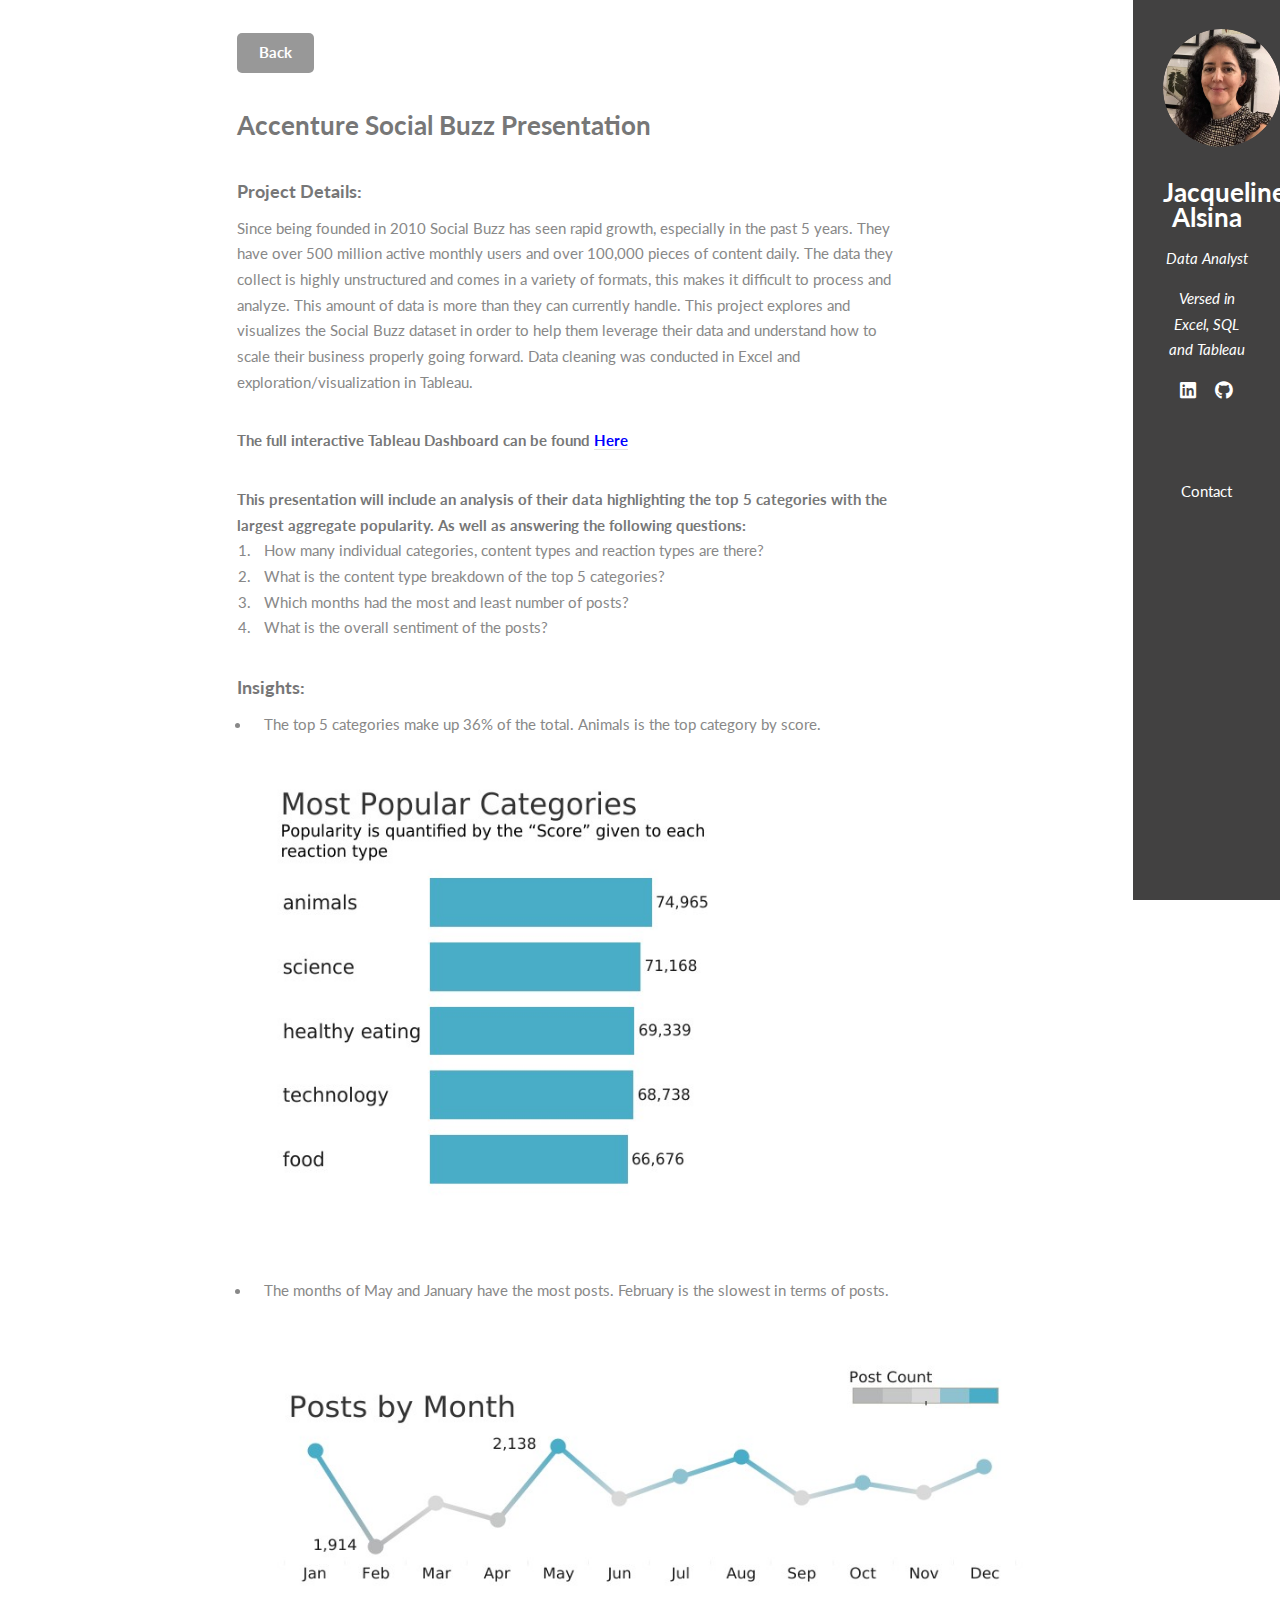
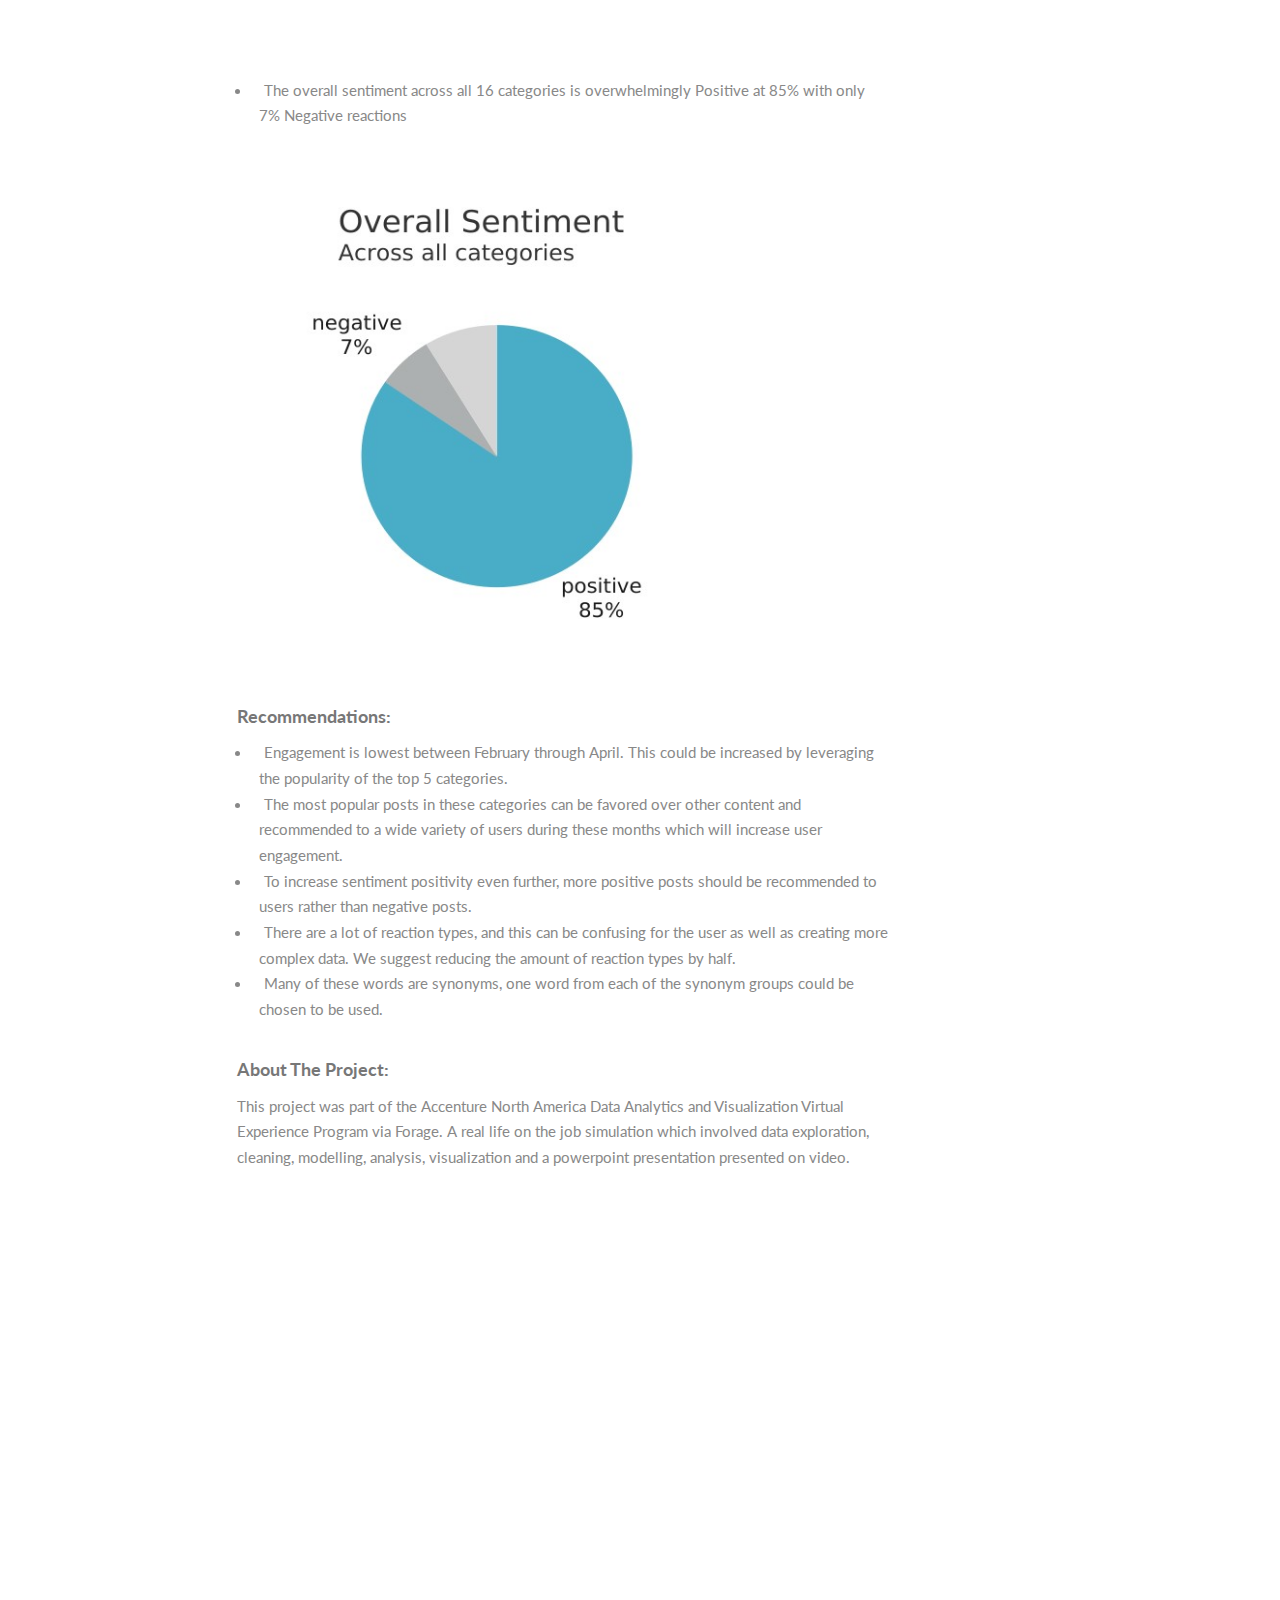
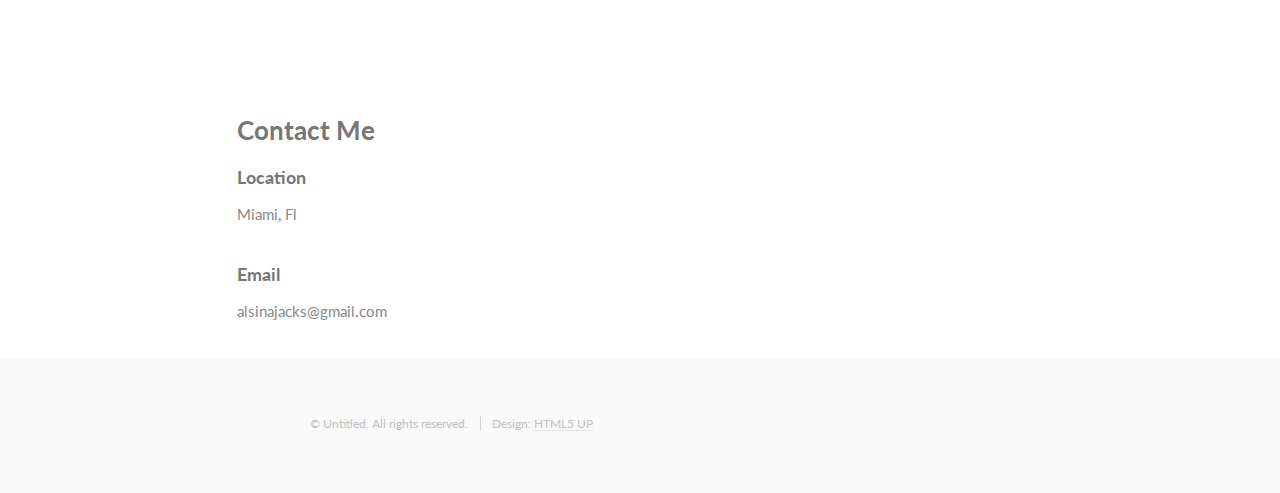
<file: Accenture-Social-Buzz.html>
<!DOCTYPE HTML>
<!--
	Read Only by HTML5 UP
	html5up.net | @ajlkn
	Free for personal and commercial use under the CCA 3.0 license (html5up.net/license)
-->
<html>
	<head>
		<!-- Google tag (gtag.js) -->
<script async src="https://www.googletagmanager.com/gtag/js?id=G-HEQWYS3XQ9"></script>
<script>
  window.dataLayer = window.dataLayer || [];
  function gtag(){dataLayer.push(arguments);}
  gtag('js', new Date());

  gtag('config', 'G-HEQWYS3XQ9');
</script>
		
		<title>Accenture Social Buzz Presentation</title>
		<meta charset="utf-8" />
		<meta name="viewport" content="width=device-width, initial-scale=1, user-scalable=no" />
		<link rel="stylesheet" href="assets/css/main.css" />
		<style>
    .sudo {
        text-indent: 5px;
    }
     </style>
	</head>
	<body class="is-preload">

		<!-- Header -->
			<section id="header">
				<header>
					<span class="image avatar"><img src="images/avatar.jpg" alt="" /></span>
					<h1 id="logo"><a href="#">Jacqueline Alsina</a></h1>
					<p>Data Analyst<p></p>
					<p>Versed in Excel, SQL and Tableau<p></p>
						<p> </p>
						<ul class="icons">
							<li><a href="https://www.linkedin.com/in/jacqueline-alsina/" target="_blank" class="icon brands fa-linkedin"><span class="label">Linkedin</span></a></li>
							<li><a href="https://github.com/JacquelineAlsi" target="_blank" class="icon brands fa-github"><span class="label">Github</span></a></li>
						</ul>
						
				</header>
				<nav id="nav">
					<ul>
						<li><a href="#Contact">Contact</a></li>
					</ul>
				</nav>
			
			</section>

		<!-- Wrapper -->
			<div id="wrapper">

				<!-- Main -->
					<div id="main">

												
								<div class="container">
								<p></p><a href="https://jacquelinealsi.github.io/" class="button">Back</a></p>
								<header class="major">
									<h3>Accenture Social Buzz Presentation</h3>
									
								</header>
								<div></div>	
								<div></div>
								<p><h4>Project Details:</h4>
									Since being founded in 2010 Social Buzz has seen rapid growth, especially in the past 5 years. They have over 500 million active monthly users and over 100,000 pieces of content daily. 
									The data they collect is highly unstructured and comes in a variety of formats, this makes it difficult to process and analyze. This amount of data is more than they can currently handle. 
									This project explores and visualizes the Social Buzz dataset in order to help them leverage their data and understand how to scale their business properly going forward. ​Data cleaning was 
									conducted in Excel and exploration/visualization in Tableau.</p>
								<p><b>The full interactive Tableau Dashboard can be found 
                  						<a href="https://public.tableau.com/app/profile/jacqueline.alsina/viz/AccentureSocialBuzzVirtualExperienceProgram/Story1" style="color: blue" target="_blank" </a>Here</a></b></p>
																		
								<b>This presentation will include an analysis of their data highlighting the top 5 categories with the largest aggregate popularity.​ As well as answering the following questions:</b>
									<ol class="sudo"><li>How many individual categories, content types and reaction types are there?</li>
									<li>What is the content type breakdown of the top 5 categories?</li>
                   				 			<li>Which months had the most and least number of posts?</li>
                   							 <li>What is the overall sentiment of the posts?</li></ol></p>
			
                   
								<h4>Insights:</h4>
									<ul class="sudo"><li>The top 5 categories make up 36% of the total. Animals is the top category by score.</li>
									<p><img src="images/social top categories.jpg" alt="" width="500" height="500">
									<li>The months of May and January have the most posts. February is the slowest in terms of posts.</li></p>
									<p><img src="images/social posts by month.jpg" alt="" width="800" height="300">
									<li>The overall sentiment across all 16 categories is overwhelmingly Positive at 85% with only 7% Negative reactions</li></ul>
									<p><img src="images/social sentiment.jpg" alt="" width="500" height="500"></p>
									
								<h4>Recommendations:</h4>
									<ul class="sudo"><li>Engagement is lowest between February through April. This could be increased by leveraging the popularity of the top 5 categories. </li>
									<li>The most popular posts in these categories can be favored over other content and recommended to a wide variety of users during these months which will increase user engagement.</li>
									<li>To increase sentiment positivity even further, more positive posts should be recommended to users rather than negative posts.</li>
									<li>There are a lot of reaction types, and this can be confusing for the user as well as creating more complex data. We suggest reducing the amount of reaction types by half. </li>
									<li>Many of these words are synonyms, one word from each of the synonym groups could be chosen to be used.</li></ul>
									
								<p><h4>About The Project:</h4>
									This project was part of the Accenture North America Data Analytics and Visualization Virtual Experience Program via Forage. A real life on the job simulation which involved data exploration, cleaning, modelling, 
									analysis, visualization and a powerpoint presentation presented on video.</p>
									<iframe src="https://onedrive.live.com/embed?resid=2634D215D8E20B73%2135919&authkey=!AOoWhivPGEbQwdU&em=2" width="700" height="500" frameborder="0" scrolling="no"></iframe>	
								</div>
						
							</div> 

						</section>  

						<!-- Contact -->
							<section id="Contact">
								<div class="container">
									<h3>Contact Me</h3>
									<h4>Location</h4>
									<p>Miami, Fl</p>
									<h4>Email</h4>
									<p>alsinajacks@gmail.com</p>
																	
											</div>
										</div>
									</form>
								</div>
							</section>

						<!-- Five -->
						<!--
							<section id="five">
								<div class="container">
									<h3>Elements</h3>

									
					</div>

				<!-- Footer -->
					<section id="footer">
						<div class="container">
							<ul class="copyright">
								<li>&copy; Untitled. All rights reserved.</li><li>Design: <a href="http://html5up.net">HTML5 UP</a></li>
							</ul>
						</div>
					</section>

			</div>

		<!-- Scripts -->
			<script src="assets/js/jquery.min.js"></script>
			<script src="assets/js/jquery.scrollex.min.js"></script>
			<script src="assets/js/jquery.scrolly.min.js"></script>
			<script src="assets/js/browser.min.js"></script>
			<script src="assets/js/breakpoints.min.js"></script>
			<script src="assets/js/util.js"></script>
			<script src="assets/js/main.js"></script>

	</body>
</html>
</file>
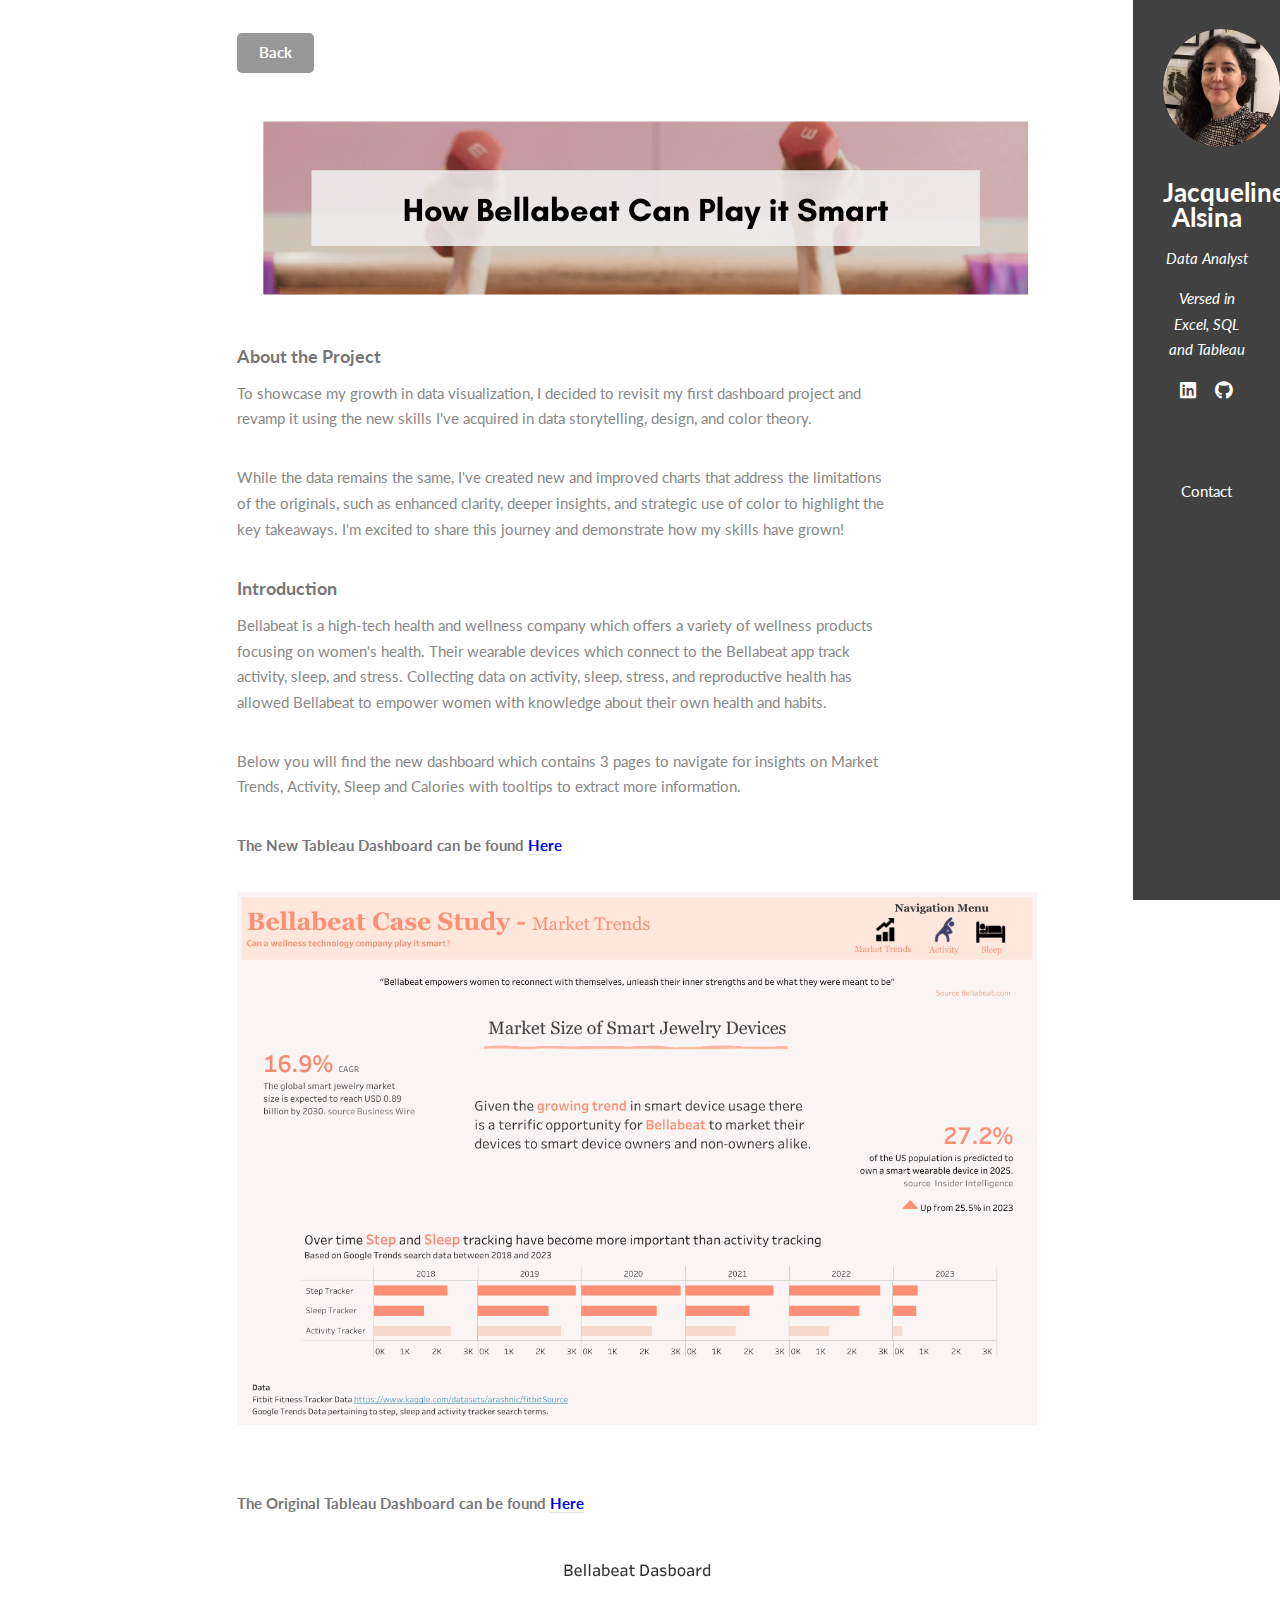
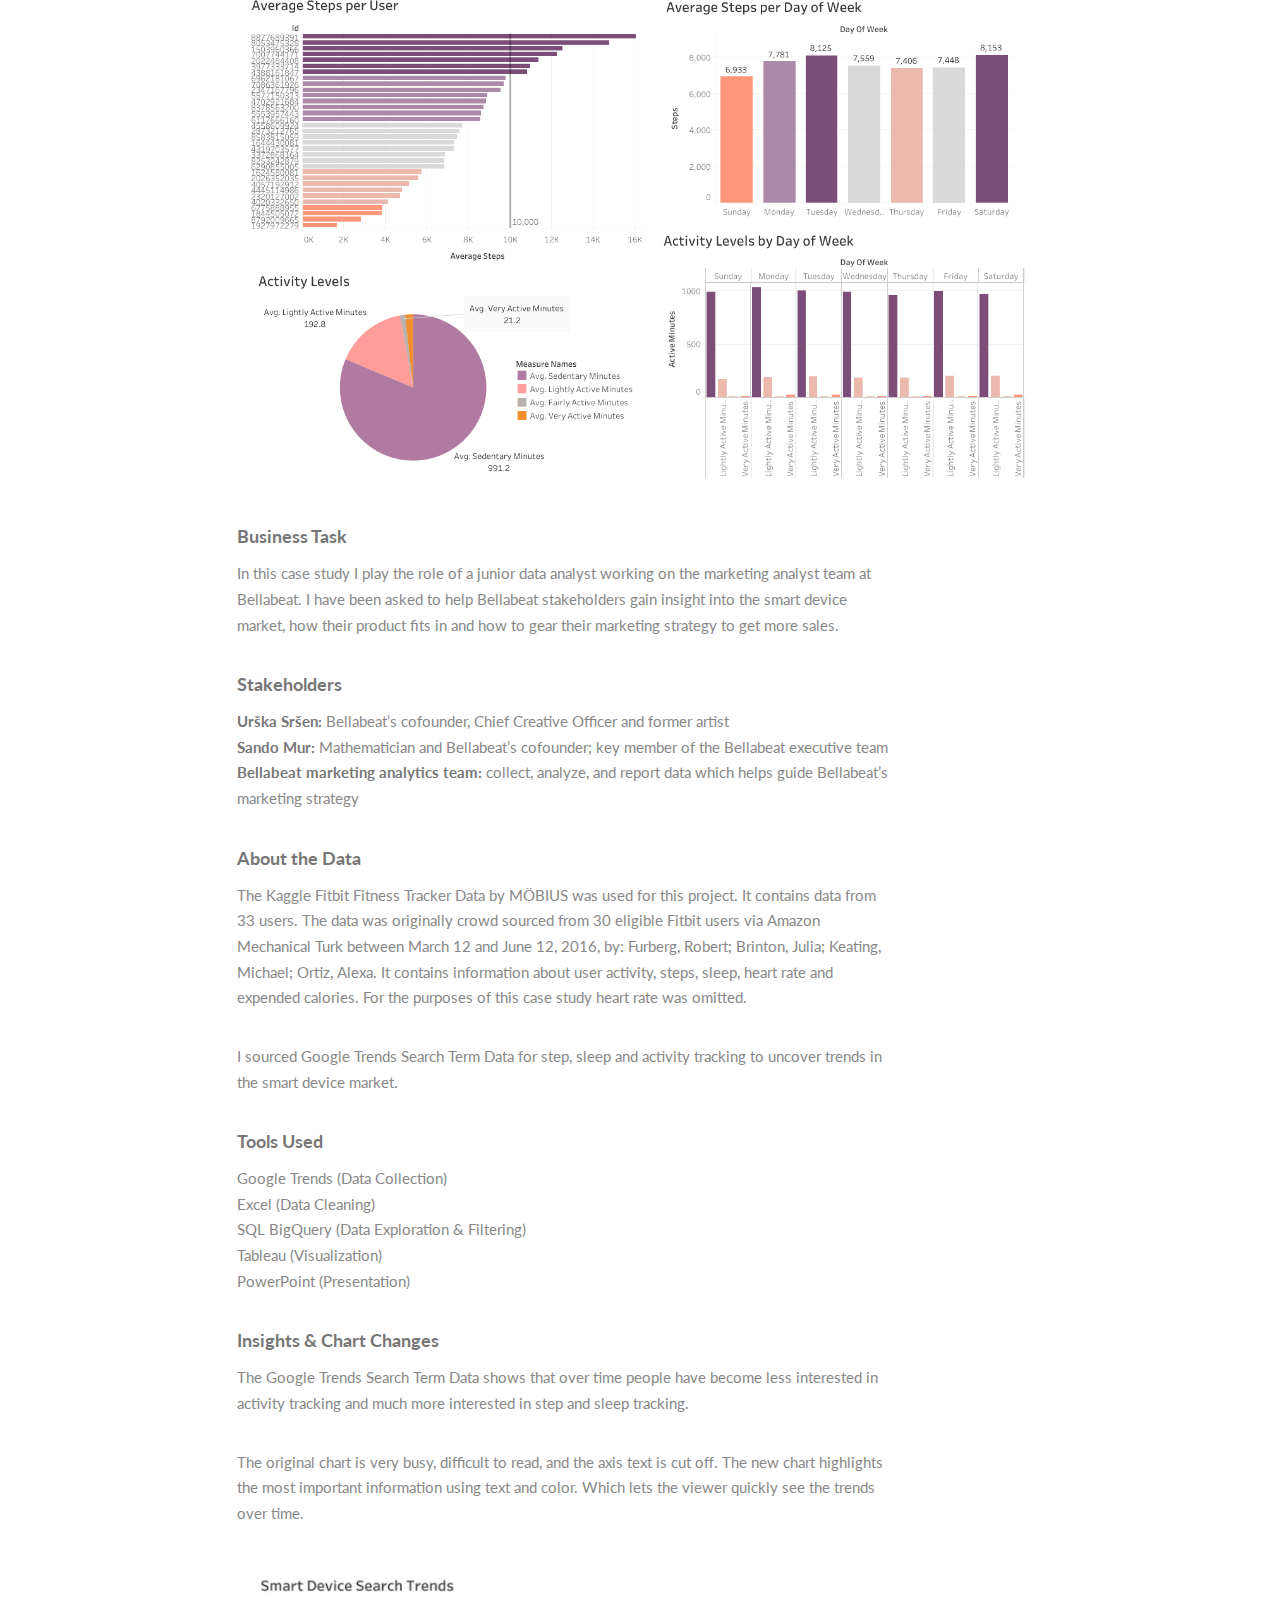
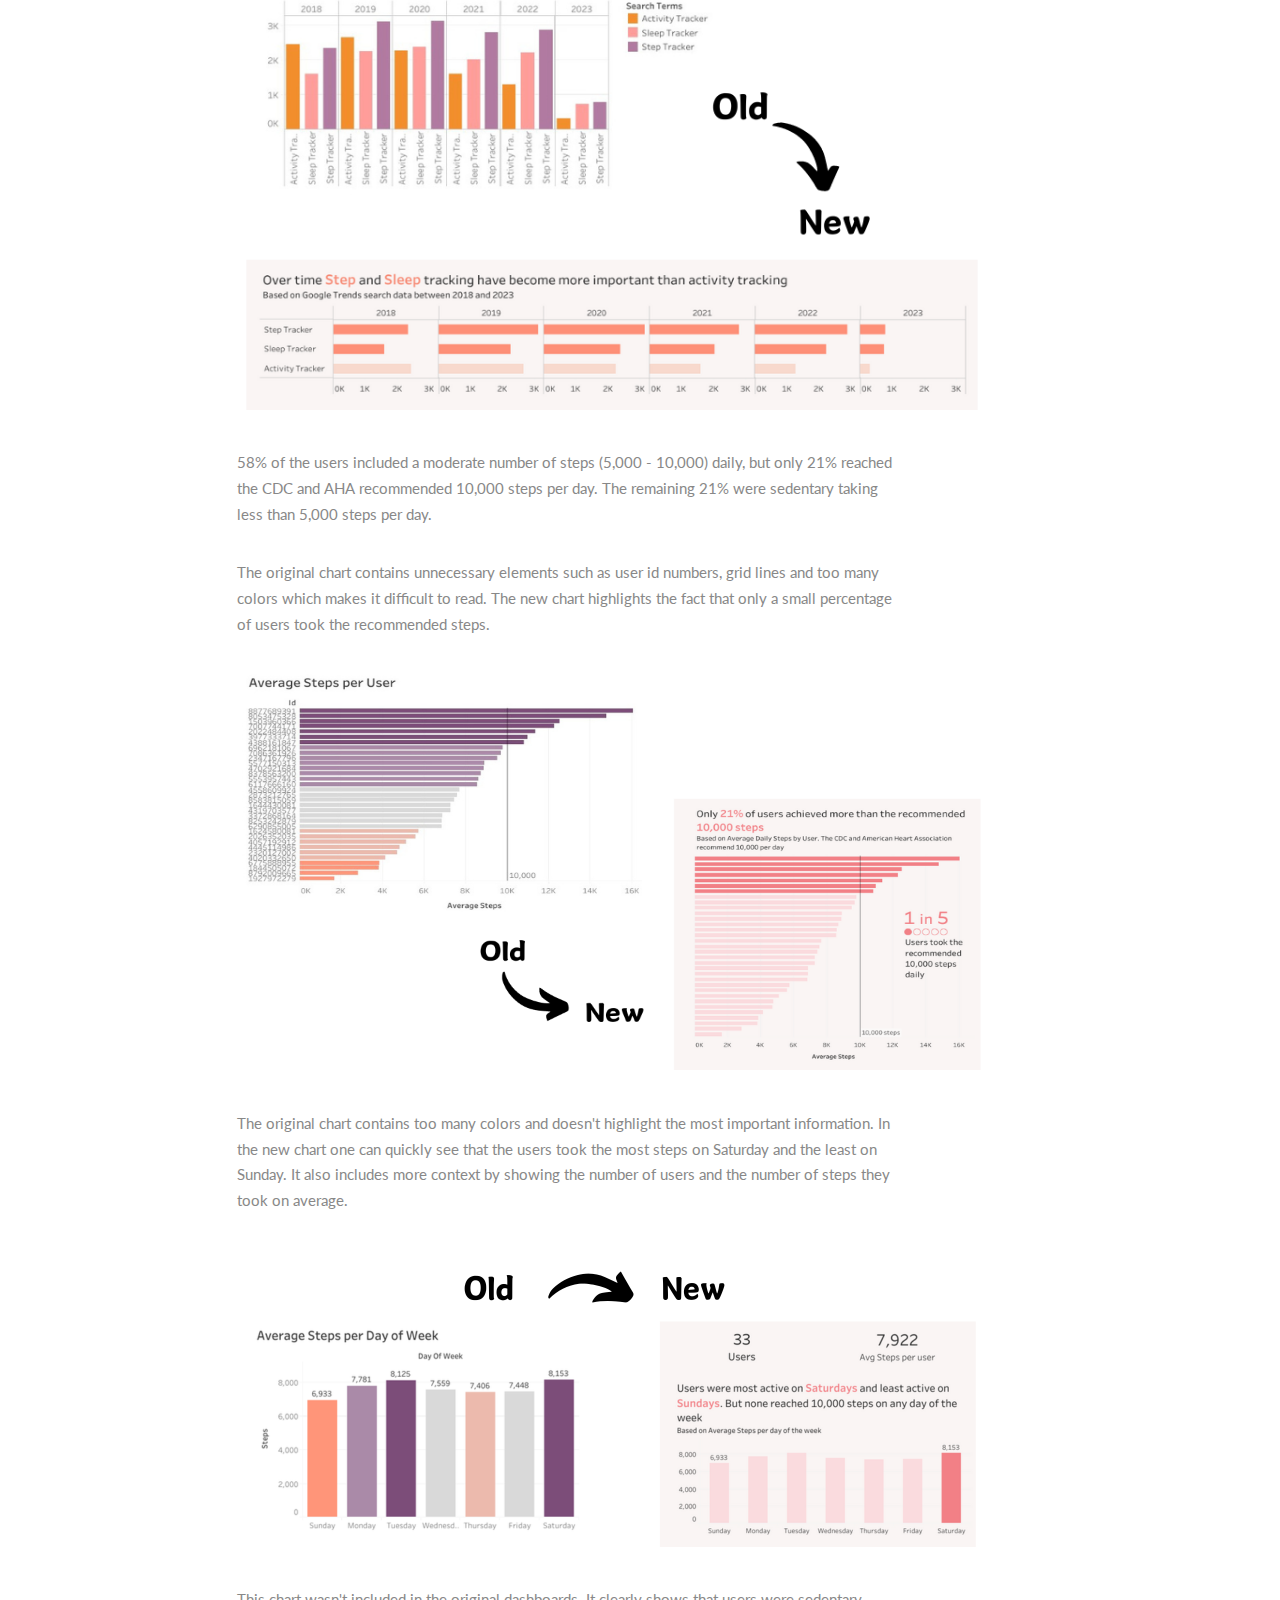
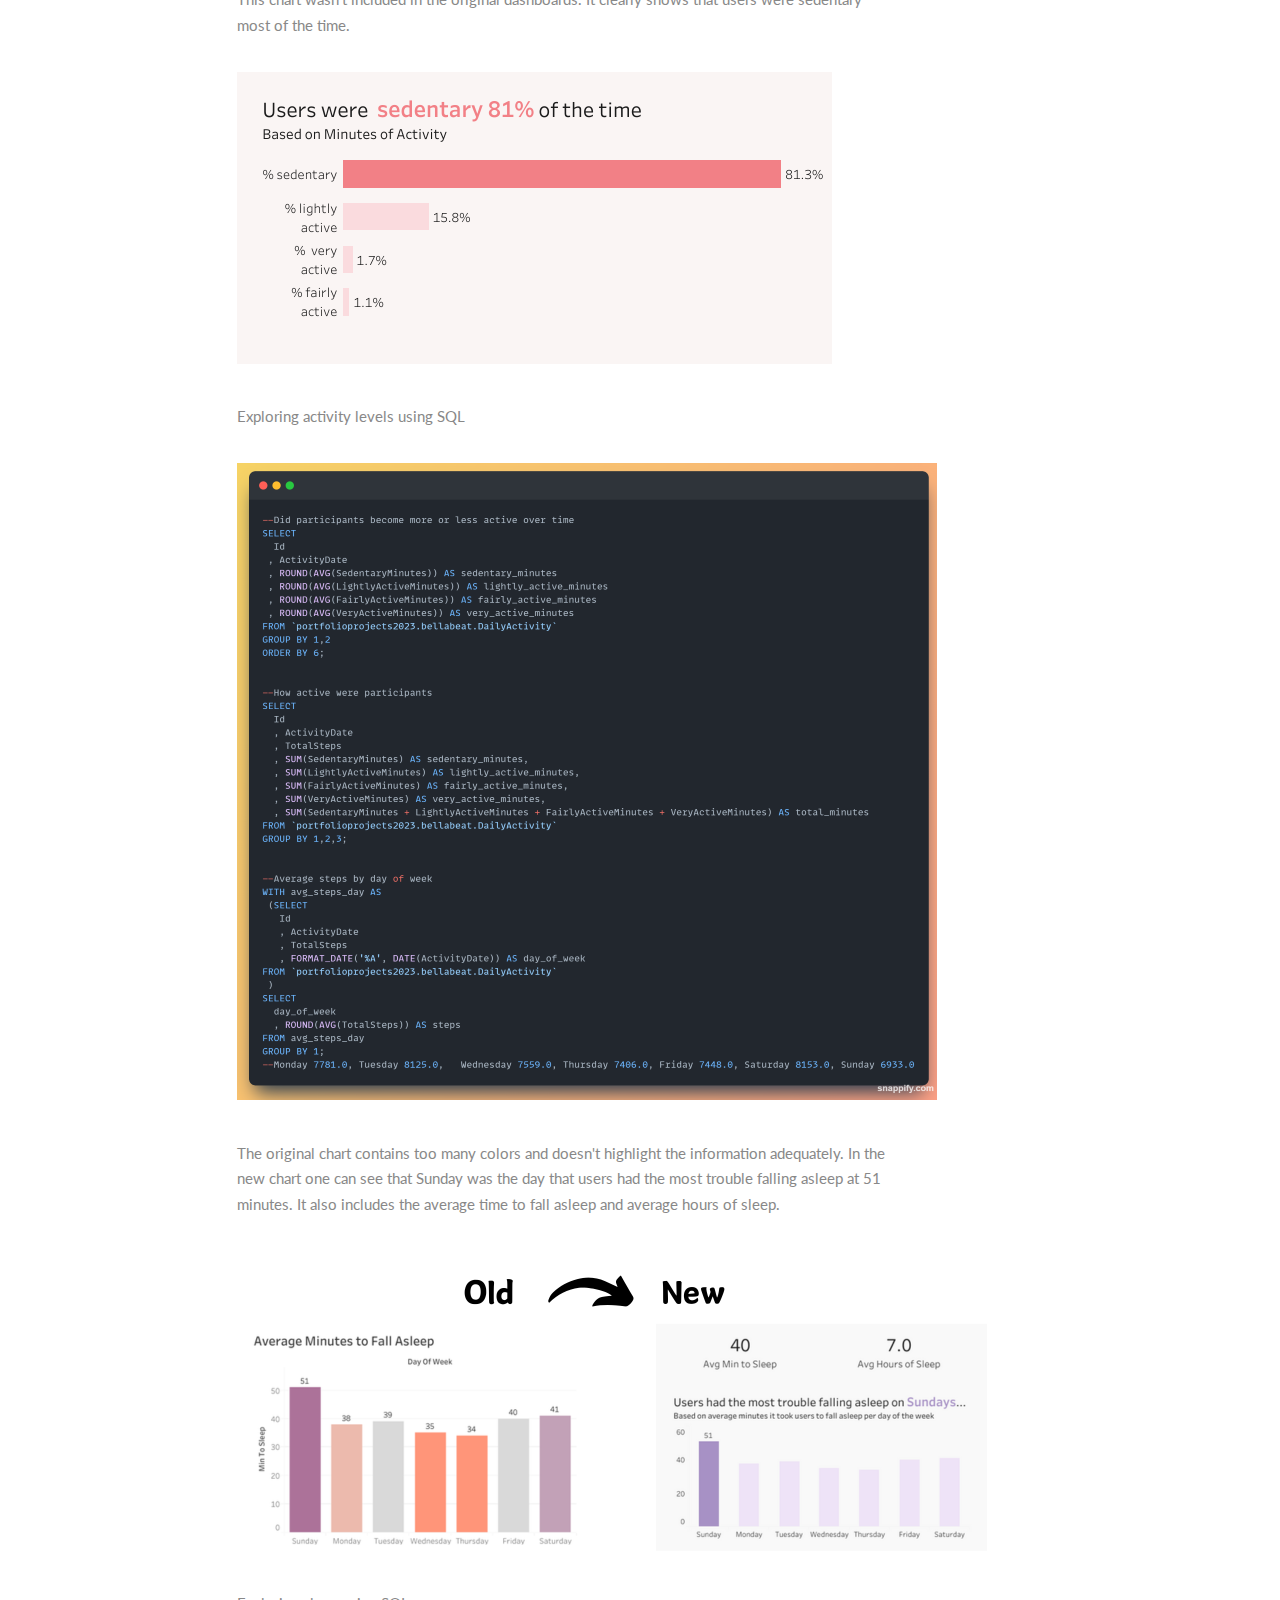
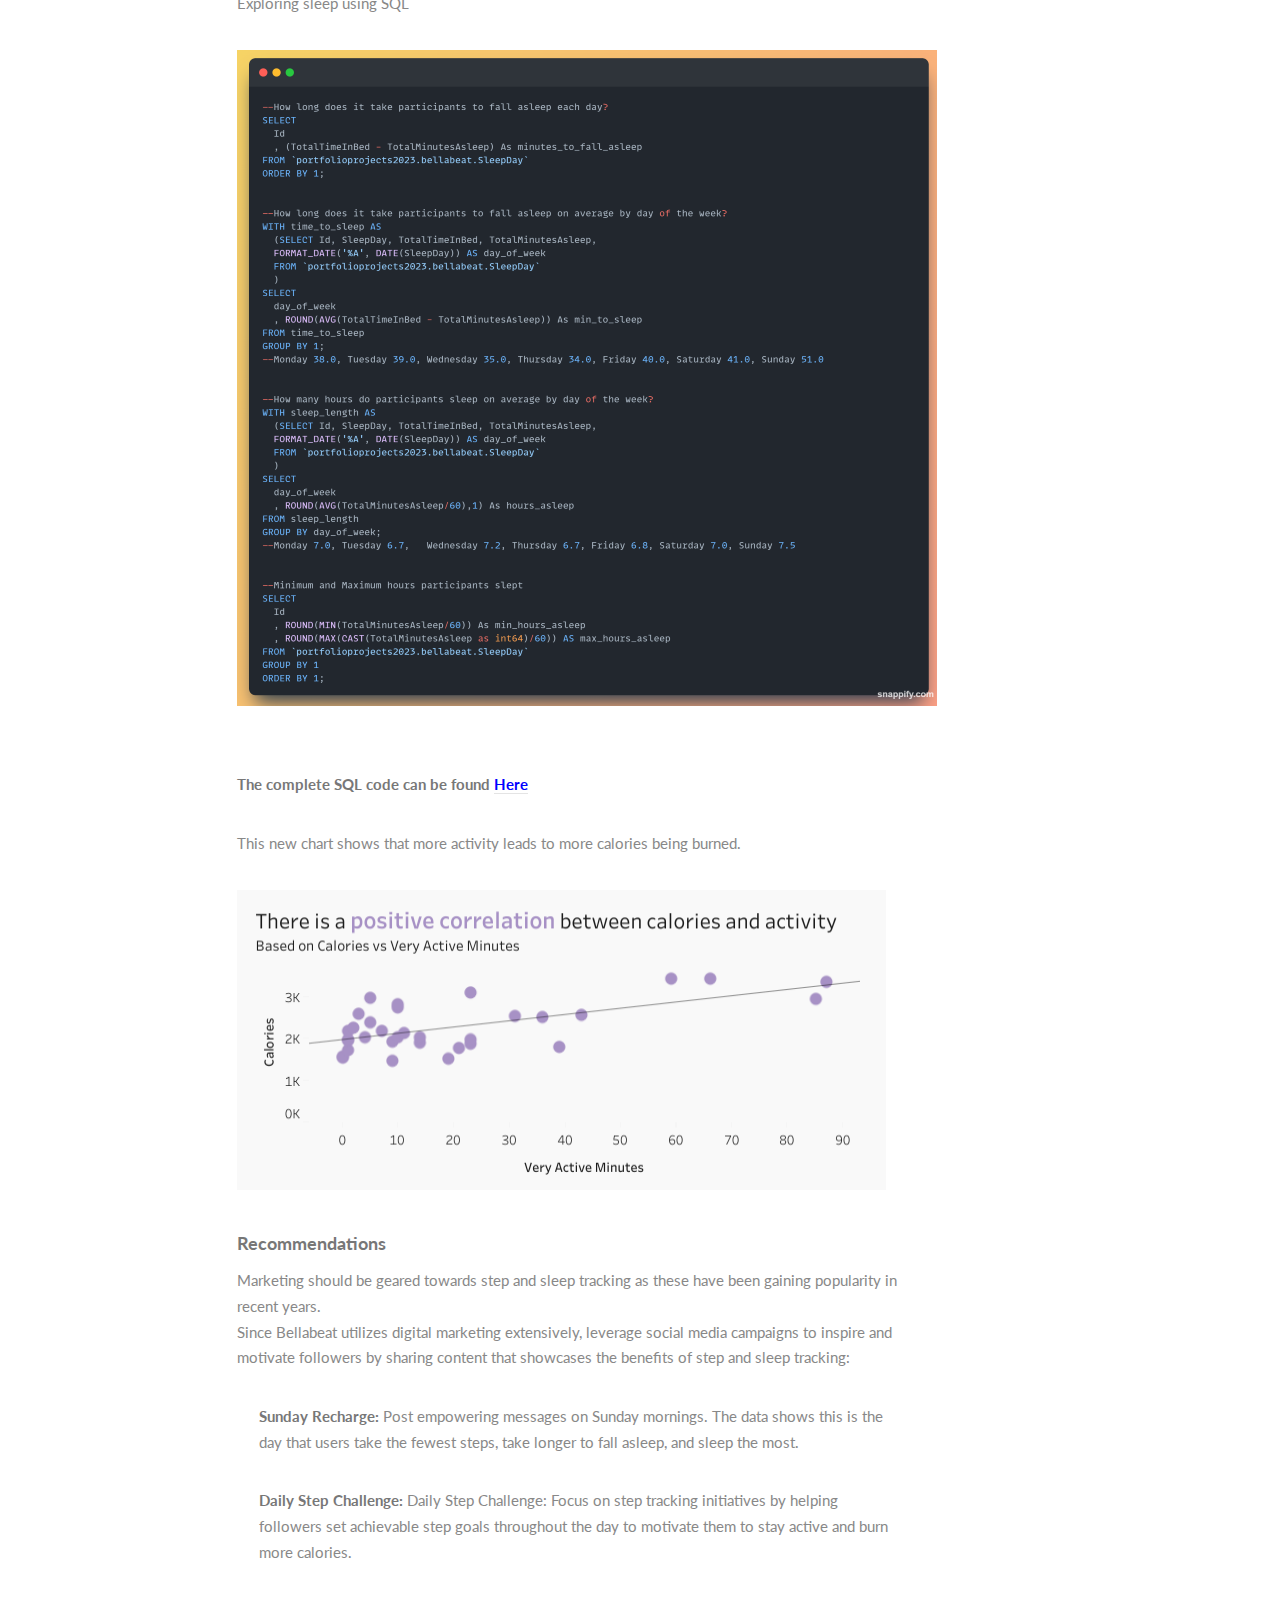
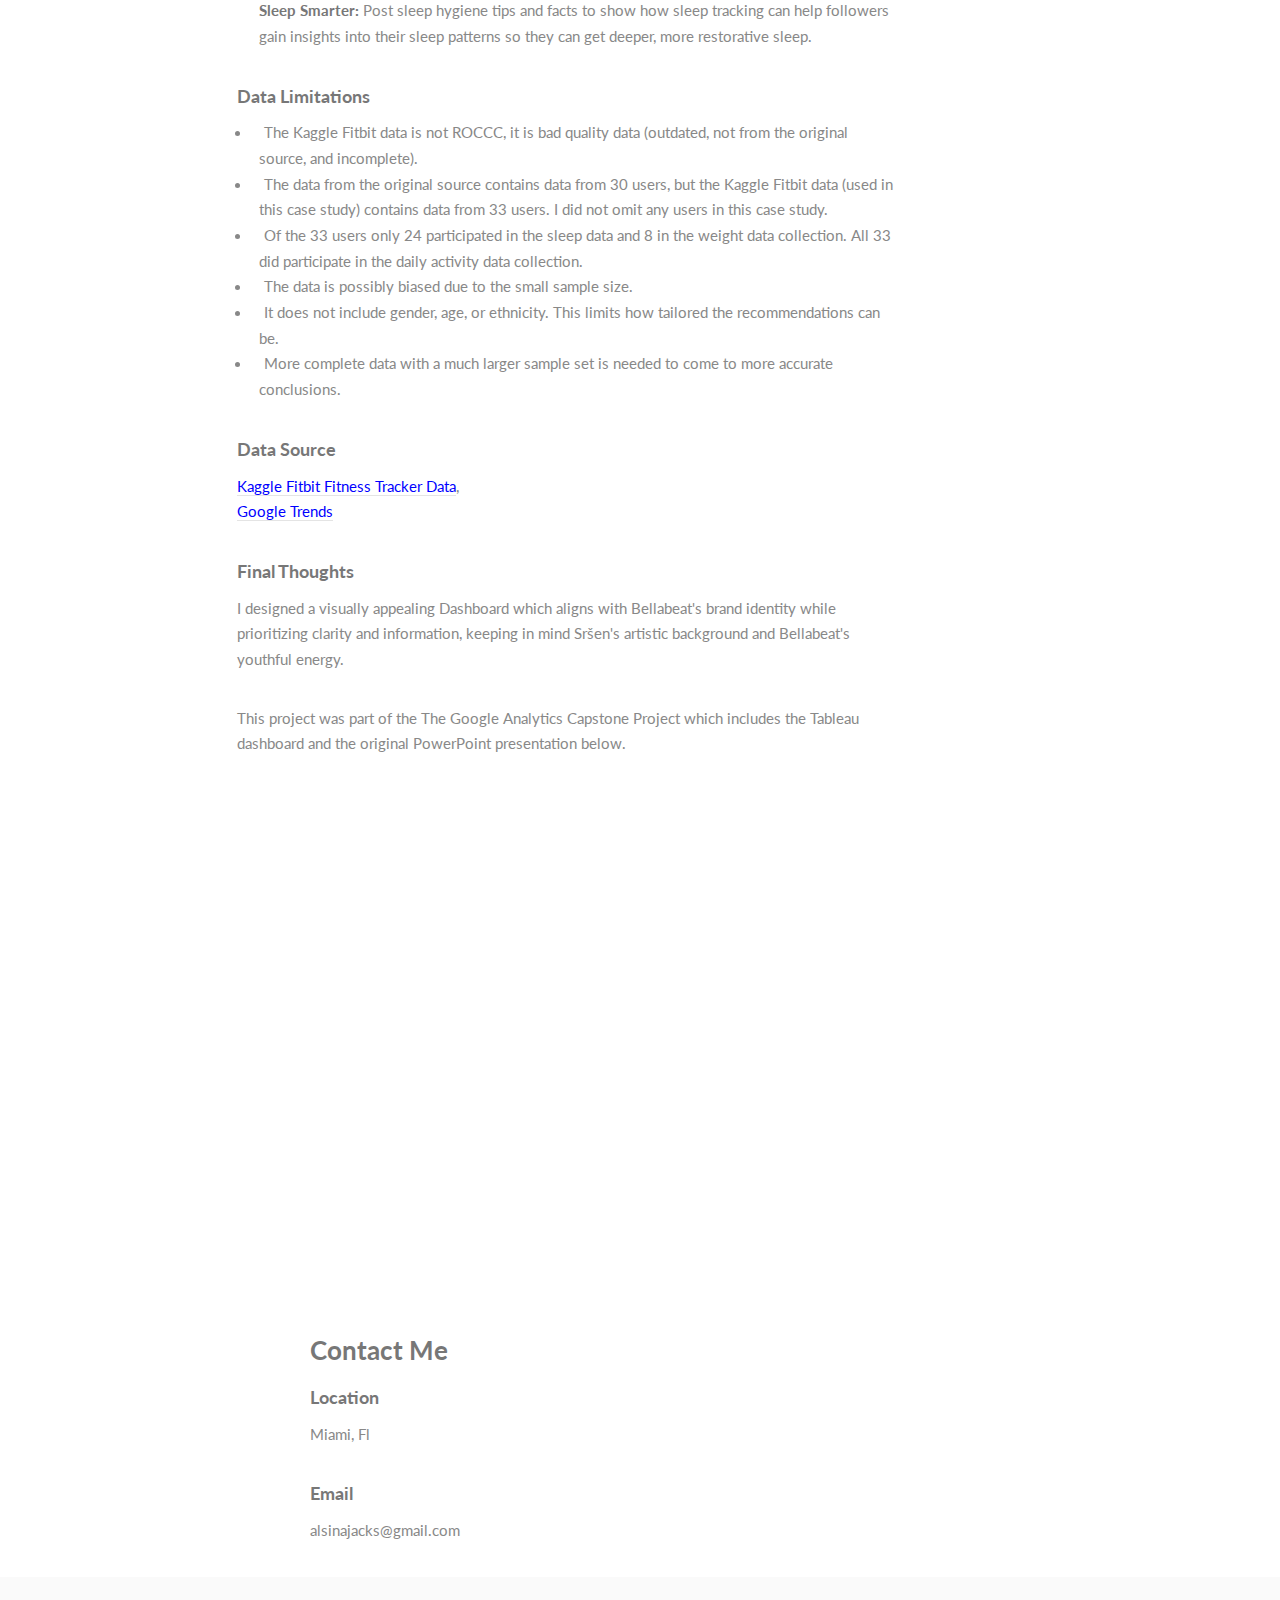
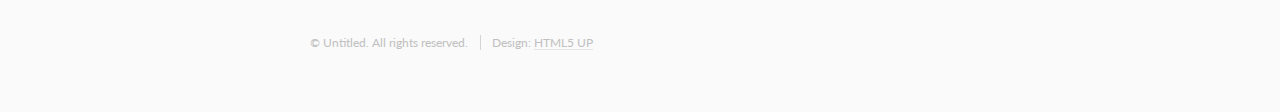
<file: Bellabeat-2-0.html>
<!DOCTYPE HTML>
<!--
	Read Only by HTML5 UP
	html5up.net | @ajlkn
	Free for personal and commercial use under the CCA 3.0 license (html5up.net/license)
-->
<html>
	<head>
		<!-- Google tag (gtag.js) -->
<script async src="https://www.googletagmanager.com/gtag/js?id=G-HEQWYS3XQ9"></script>
<script>
  window.dataLayer = window.dataLayer || [];
  function gtag(){dataLayer.push(arguments);}
  gtag('js', new Date());

  gtag('config', 'G-HEQWYS3XQ9');
</script>
		
		<title>Bellabeat Project in SQL & Tableau</title>
		<meta charset="utf-8" />
		<meta name="viewport" content="width=device-width, initial-scale=1, user-scalable=no" />
		<link rel="stylesheet" href="assets/css/main.css" />
		<style>
    .sudo {
        text-indent: 5px;
    }
     </style>
	</head>
	<body class="is-preload">

		<!-- Header -->
			<section id="header">
				<header>
					<span class="image avatar"><img src="images/avatar.jpg" alt="" /></span>
					<h1 id="logo"><a href="#">Jacqueline Alsina</a></h1>
					<p>Data Analyst<p></p>
					<p>Versed in Excel, SQL and Tableau<p></p>
						<p> </p>
						<ul class="icons">
							<li><a href="https://www.linkedin.com/in/jacqueline-alsina/" target="_blank" class="icon brands fa-linkedin"><span class="label">Linkedin</span></a></li>
							<li><a href="https://github.com/JacquelineAlsi" target="_blank" class="icon brands fa-github"><span class="label">Github</span></a></li>
						</ul>
						
				</header>
				<nav id="nav">
					<ul>
						<li><a href="#Contact">Contact</a></li>
					</ul>
				</nav>
			
			</section>

		<!-- Wrapper -->
			<div id="wrapper">

				<!-- Main -->
					<div id="main">

												
								<div class="container">
								<p></p><a href="https://jacquelinealsi.github.io/" class="button">Back</a>
								<header class="major">
									
								</header>
									
									<img src="images/bellabeat title.png" alt="" width="800" height="262">

															
								<h4>About the Project</h4>
									To showcase my growth in data visualization, I decided to revisit my first dashboard project and revamp it using the new skills I've acquired 
									in data storytelling, design, and color theory.</p>
									
									<p>While the data remains the same, I've created new and improved charts that address the limitations of the originals, such as enhanced clarity, deeper insights, 
									and strategic use of color to highlight the key takeaways. I'm excited to share this journey and demonstrate how my skills have grown!</p>
									
														
								<h4>Introduction</h4>
									Bellabeat is a high-tech health and wellness company which offers a variety of wellness products focusing on women's health. Their wearable devices which connect 
									to the Bellabeat app track activity, sleep, and stress. Collecting data on activity, sleep, stress, and reproductive health has allowed Bellabeat to empower women 
									with knowledge about their own health and habits.</p>
									
									
									<p>Below you will find the new dashboard which contains 3 pages to navigate for insights on Market Trends, Activity, Sleep and Calories
									with tooltips to extract more information.</p>
									
									<p><b>The New Tableau Dashboard can be found 
                 							 <a href="https://public.tableau.com/app/profile/jacqueline.alsina/viz/BellabeatProject2-0/MarketTrends" style="color: blue" target="_blank" </a>Here</a></b>
										
										
									<p><img src="images/Bellabeat 2-0 Dash.png" alt="" width="800" height="533"></p>
									
									
									<br><p><b>The Original Tableau Dashboard can be found 
                 							 <a href="https://public.tableau.com/app/profile/jacqueline.alsina/viz/BellabeatProject_16801054271740/Dashboard1" style="color: blue" target="_blank" </a>Here</a></b></br>
									
									<p><img src="images/Bellabeat Original Dash.png" alt="" width="800" height="533"></p>
									
									
																											
								<h4>Business Task</h4>
									<p>In this case study I play the role of a junior data analyst working on the marketing analyst team at Bellabeat. I have been asked to help Bellabeat stakeholders gain insight 
									into the smart device market, how their product fits in and how to gear their marketing strategy to get more sales​.</p>
																											
								<h4>Stakeholders</h4>
								        <b>Urška Sršen:</b> Bellabeat’s cofounder, Chief Creative Officer and former artist
									<br><b>Sando Mur:</b> Mathematician and Bellabeat’s cofounder; key member of the Bellabeat executive team
									<br><b>Bellabeat marketing analytics team:</b> collect, analyze, and report data which helps guide Bellabeat’s marketing strategy</p>
									
                   
								<h4>About the Data</h4>
									The Kaggle Fitbit Fitness Tracker Data by MÖBIUS was used for this project. It contains data from 33 users. The data was originally crowd sourced from 30 eligible Fitbit users 
									via Amazon Mechanical Turk between March 12 and June 12, 2016, by: Furberg, Robert; Brinton, Julia; Keating, Michael; Ortiz, Alexa. It contains information about user 
									activity, steps, sleep, heart rate and expended calories. For the purposes of this case study heart rate was omitted.</p>
               								 
									<p>I sourced Google Trends Search Term Data for step, sleep and activity tracking to uncover trends in the smart device market.</p>
									
									 
								<h4>Tools Used</h4>
									<p>Google Trends (Data Collection)
									<br>Excel (Data Cleaning) 
									<br>SQL BigQuery (Data Exploration & Filtering)
									<br>Tableau (Visualization)
									<br>PowerPoint (Presentation)</p>
								
									<h4>Insights & Chart Changes</h4>
									The Google Trends Search Term Data shows that over time people have become less interested in activity tracking and much more interested in step and sleep tracking.</p>
                 							
									<p>The original chart is very busy, difficult to read, and the axis text is cut off. The new chart highlights the most important information using text and color.
									Which lets the viewer quickly see the trends over time.</p>
									<p><img src="images/Bellabeat trends.png" alt="" width="750" height="450"></p>
               								   
									<p>58% of the users included a moderate number of steps (5,000 - 10,000) daily, but only 21% reached the CDC and AHA recommended 10,000 steps per day. 
									The remaining 21% were sedentary taking less than 5,000 steps per day.</p>									
									
									<p>The original chart contains unnecessary elements such as user id numbers, grid lines and too many colors which makes it difficult to read. The new chart highlights 
									the fact that only a small percentage of users took the recommended steps.</p>
									<p><img src="images/Bellabeat user steps.png" alt="" width="750" height="400"></p>
									
									<p>The original chart contains too many colors and doesn't highlight the most important information. In the new chart one can quickly see that
									the users took the most steps on Saturday and the least on Sunday. It also includes more context by showing the number of users and 
									the number of steps they took on average.</p>
									<p><img src="images/Bellabeat steps.png" alt="" width="750" height="300"></p>

									<p>This chart wasn't included in the original dashboards. It clearly shows that users were sedentary most of the time.</p>
									<p><img src="images/Bellabeat activity.png" alt="" width="595" height="292"></p>
										
									<p>Exploring activity levels using SQL</p>
									<p><img src="images/BellaSQL Activity.png" alt="" width="700" height="637"></p>
									
									<p><p>The original chart contains too many colors and doesn't highlight the information adequately. In the new chart one can see that Sunday was the day that 
									users had the most trouble falling asleep at 51 minutes. It also includes the average time to fall asleep and average hours of sleep.</p>
									<p><img src="images/Bellabeat sleep.png" alt="" width="750" height="300"></p>

									<p>Exploring sleep using SQL</p>
									<p><img src="images/BellaSQL Sleep.png" alt="" width="700" height="656"></p>

									<br><b>The complete SQL code can be found 
                 							 <a href="https://github.com/JacquelineAlsi/PortfolioProjects/blob/main/Bellabeat%20Project/Bellabeat%20SQL.sql" style="color: blue" target="_blank" </a>Here</a></b></br></p>

									<p>This new chart shows that more activity leads to more calories being burned.</p>
									<p><img src="images/Bellabeat calories.png" alt="" width="649" height="300"></p>
																		
								<h4>Recommendations</h4>
									Marketing should be geared towards step and sleep tracking as these have been gaining popularity in recent years.
									<br>Since Bellabeat utilizes digital marketing extensively, leverage social media campaigns to inspire and motivate followers by sharing content that 
									showcases the benefits of step and sleep tracking:</br>
								<p><ul style="list-style-type: none;"><li><b>Sunday Recharge:</b> Post empowering messages on Sunday mornings. The data shows this is the day that users take the fewest steps, take longer to fall asleep, 
									and sleep the most.</li></p>
									<p><li><b>Daily Step Challenge:</b> Daily Step Challenge: Focus on step tracking initiatives by helping followers set achievable step goals throughout the day to motivate them to stay active and burn more calories.</li></p>
									<p><li><b>Sleep Smarter:</b> Post sleep hygiene tips and facts to show how sleep tracking can help followers gain insights into their sleep patterns so they can get deeper, 
									more restorative sleep.</li></ul></p>
									
																		
								<h4>Data Limitations</h4>
								<ul class="sudo"><li>The Kaggle Fitbit data is not ROCCC, it is bad quality data (outdated, not from the original source, and incomplete). 
									<li>The data from the original source contains data from 30 users, but the Kaggle Fitbit data (used in this case study) contains data from 33 users. I did not omit any users in this case study. 
									<li>Of the 33 users only 24 participated in the sleep data and 8 in the weight data​ collection. All 33 did participate in the daily activity data collection.
									<li>The data is possibly biased due to the small sample size.​
									<li>It does not include gender, age, or ethnicity. This limits how tailored the recommendations can be.</li>
									<li>More complete data with a much larger sample set is needed to come to more accurate conclusions.</li></ul></p>
									
								<p><h4>Data Source</h4>
									<a href="https://www.kaggle.com/datasets/arashnic/fitbit" style="color: blue" target="_blank" </a>Kaggle Fitbit Fitness Tracker Data</a></b>, 
									<br><a href="https://trends.google.com/home" style="color: blue" target="_blank" </a>Google Trends</a></b></br></p>
											
								<p><h4>Final Thoughts</h4>
									I designed a visually appealing Dashboard which aligns with Bellabeat's brand identity while prioritizing clarity and information, keeping in mind Sršen's artistic 
									background and Bellabeat's youthful energy.</p>
									<p>This project was part of the The Google Analytics Capstone Project which includes the Tableau dashboard 
									and the original PowerPoint  presentation below.</p>
									
									<p><iframe src="https://onedrive.live.com/embed?resid=2634D215D8E20B73%2135030&authkey=!AHb35VJV76WLTvU&em=2" width="700" height="500" frameborder="0" scrolling="no"></iframe></p>							</div>
						
					</div>
				
					</div> 

						</section>  

						<!-- Contact -->
							<section id="Contact">
								<div class="container">
									<h3>Contact Me</h3>
									<h4>Location</h4>
									<p>Miami, Fl</p>
									<h4>Email</h4>
									<p>alsinajacks@gmail.com</p>
																	
											</div>
										</div>
									</form>
								</div>
							</section>

						<!-- Five -->
						<!--
							<section id="five">
								<div class="container">
									<h3>Elements</h3>

									
					</div>

				<!-- Footer -->
					<section id="footer">
						<div class="container">
							<ul class="copyright">
								<li>&copy; Untitled. All rights reserved.</li><li>Design: <a href="http://html5up.net">HTML5 UP</a></li>
							</ul>
						</div>
					</section>

			</div>

		<!-- Scripts -->
			<script src="assets/js/jquery.min.js"></script>
			<script src="assets/js/jquery.scrollex.min.js"></script>
			<script src="assets/js/jquery.scrolly.min.js"></script>
			<script src="assets/js/browser.min.js"></script>
			<script src="assets/js/breakpoints.min.js"></script>
			<script src="assets/js/util.js"></script>
			<script src="assets/js/main.js"></script>

	</body>
</html>
</file>
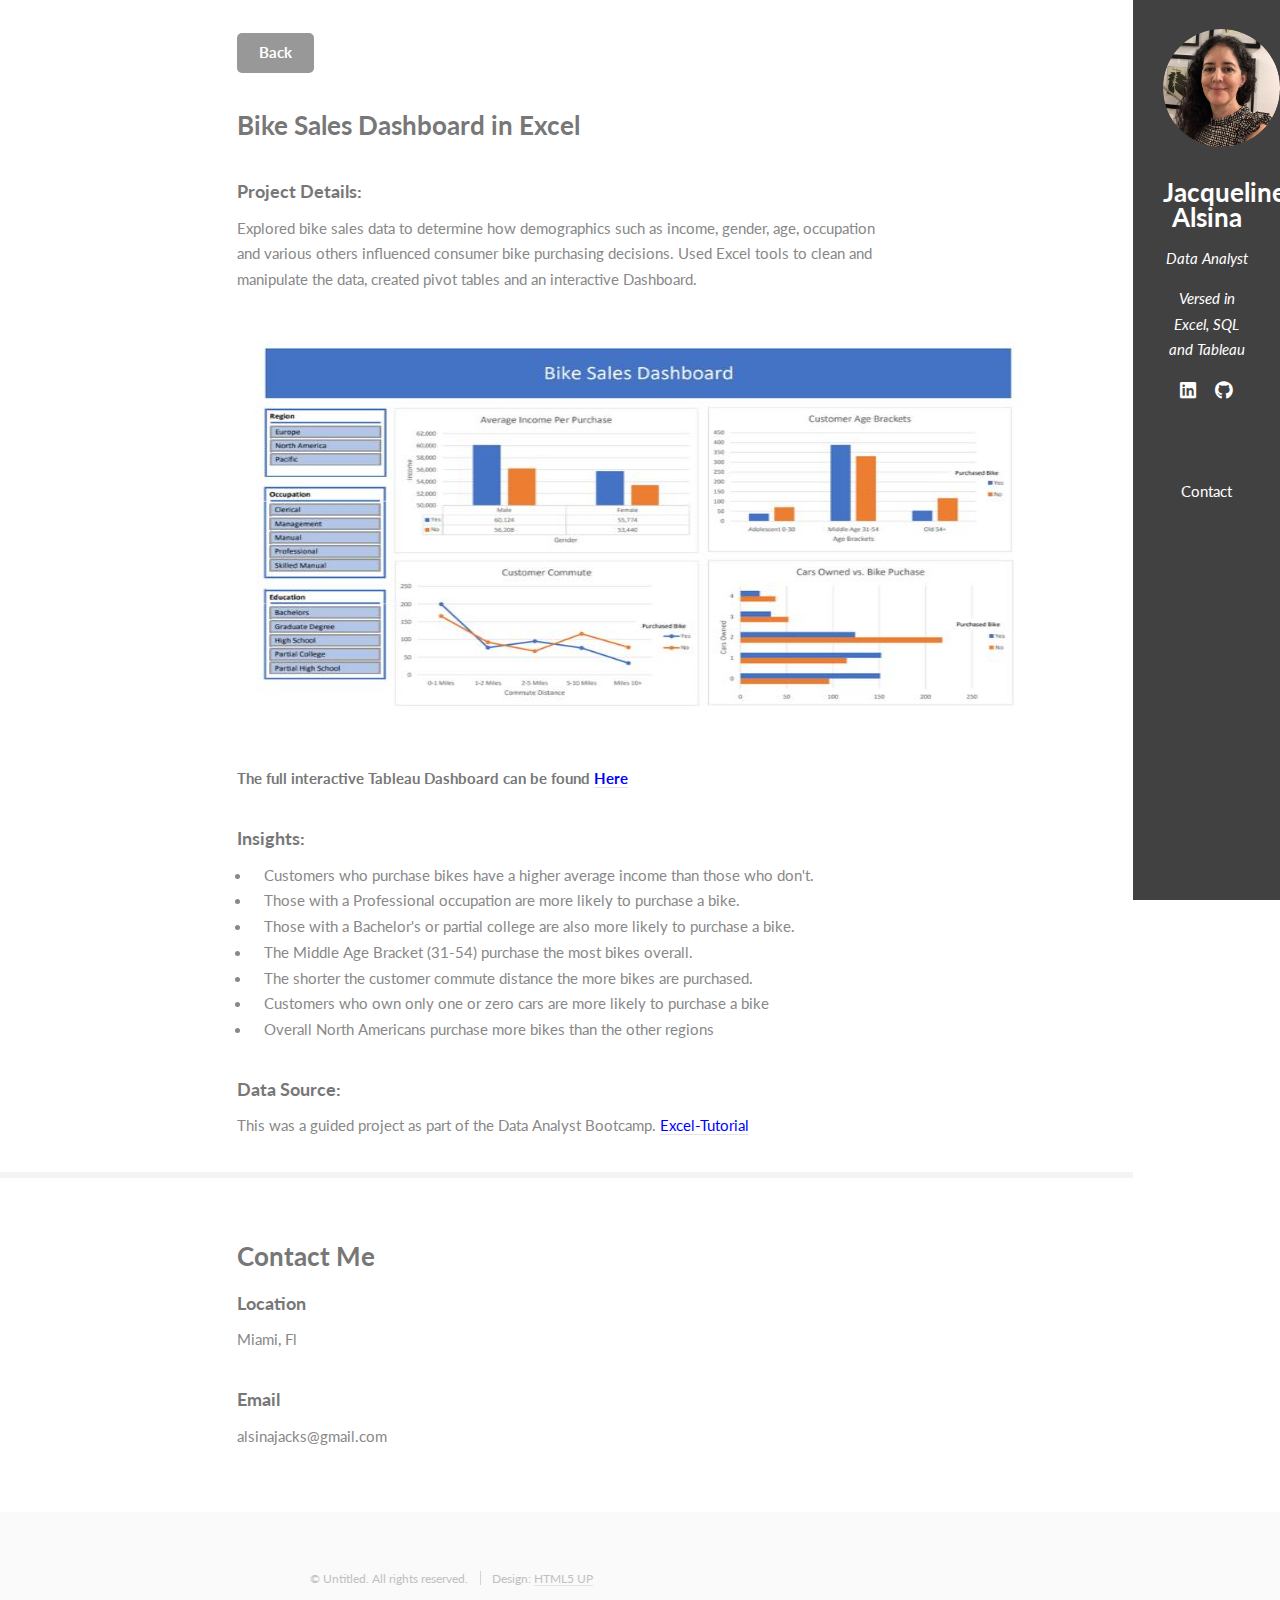
<file: Bike-Sales.html>
<!DOCTYPE HTML>
<!--
	Read Only by HTML5 UP
	html5up.net | @ajlkn
	Free for personal and commercial use under the CCA 3.0 license (html5up.net/license)
-->
<html>
	<head>
		<!-- Google tag (gtag.js) -->
<script async src="https://www.googletagmanager.com/gtag/js?id=G-HEQWYS3XQ9"></script>
<script>
  window.dataLayer = window.dataLayer || [];
  function gtag(){dataLayer.push(arguments);}
  gtag('js', new Date());

  gtag('config', 'G-HEQWYS3XQ9');
</script>
		
		<title>Bike Sales Dashboard in Excel</title>
		<meta charset="utf-8" />
		<meta name="viewport" content="width=device-width, initial-scale=1, user-scalable=no" />
		<link rel="stylesheet" href="assets/css/main.css" />
		<style>
    .sudo {
        text-indent: 5px;
    }
     </style>
	</head>
	<body class="is-preload">

		<!-- Header -->
			<section id="header">
				<header>
					<span class="image avatar"><img src="images/avatar.jpg" alt="" /></span>
					<h1 id="logo"><a href="#">Jacqueline Alsina</a></h1>
					<p>Data Analyst<p></p>
					<p>Versed in Excel, SQL and Tableau<p></p>
						<p> </p>
						<ul class="icons">
							<li><a href="https://www.linkedin.com/in/jacqueline-alsina/" target="_blank" class="icon brands fa-linkedin"><span class="label">Linkedin</span></a></li>
							<li><a href="https://github.com/JacquelineAlsi" target="_blank" class="icon brands fa-github"><span class="label">Github</span></a></li>
						</ul>
						
				</header>
				<nav id="nav">
					<ul>
						<li><a href="#Contact">Contact</a></li>
					</ul>
				</nav>
			
			</section>

		<!-- Wrapper -->
			<div id="wrapper">

				<!-- Main -->
					<div id="main">

												
								<div class="container">
								<p></p><a href="https://jacquelinealsi.github.io/" class="button">Back</a></p>
								<header class="major">
									<h3>Bike Sales Dashboard in Excel</h3>
								</header>
								<div></div>
								<p><h4>Project Details:</h4>
									Explored bike sales data to determine how demographics such as income, gender, age, occupation and various others influenced consumer bike purchasing decisions. Used Excel 
                 							 tools to clean and manipulate the data, created pivot tables and an interactive Dashboard.</p>

									<p><img src="images/bike dashboard.jpg" alt="" width="800" height="400">
								<p><b>The full interactive Tableau Dashboard can be found 
                  						<a href="https://1drv.ms/x/s!AnML4tgV0jQmgpJ59qHvaRUE9mLliA?e=ZFpITt" style="color: blue" target="_blank" </a>Here</a></b></p>									
																								
								<h4>Insights:</h4>
									<ul class="sudo"><li>Customers who purchase bikes have a higher average income than those who don't.</li>
									<li>Those with a Professional occupation are more likely to purchase a bike.</li>
									<li>Those with a Bachelor's or partial college are also more likely to purchase a bike.</li>
									<li>The Middle Age Bracket (31-54) purchase the most bikes overall.</li>
									<li>The shorter the customer commute distance the more bikes are purchased.</li>
									<li>Customers who own only one or zero cars are more likely to purchase a bike</li>
                   							<li>Overall North Americans purchase more bikes than the other regions</li></ul>
                     
																
								<p><h4>Data Source:</h4>
									This was a guided project as part of the Data Analyst Bootcamp.
                <a href="https://github.com/AlexTheAnalyst/Excel-Tutorial/blob/main/Excel%20Project%20Dataset.xlsx" style="color: blue" target="_blank" </a>Excel-Tutorial</a></p>
													
							</div> 

						</section>  

						<!-- Contact -->
							<section id="Contact">
								<div class="container">
									<h3>Contact Me</h3>
									<h4>Location</h4>
									<p>Miami, Fl</p>
									<h4>Email</h4>
									<p>alsinajacks@gmail.com</p>
																	
											</div>
										</div>
									</form>
								</div>
							</section>

						<!-- Five -->
						<!--
							<section id="five">
								<div class="container">
									<h3>Elements</h3>

									
					</div>

				<!-- Footer -->
					<section id="footer">
						<div class="container">
							<ul class="copyright">
								<li>&copy; Untitled. All rights reserved.</li><li>Design: <a href="http://html5up.net">HTML5 UP</a></li>
							</ul>
						</div>
					</section>

			</div>

		<!-- Scripts -->
			<script src="assets/js/jquery.min.js"></script>
			<script src="assets/js/jquery.scrollex.min.js"></script>
			<script src="assets/js/jquery.scrolly.min.js"></script>
			<script src="assets/js/browser.min.js"></script>
			<script src="assets/js/breakpoints.min.js"></script>
			<script src="assets/js/util.js"></script>
			<script src="assets/js/main.js"></script>

	</body>
</html>
</file>
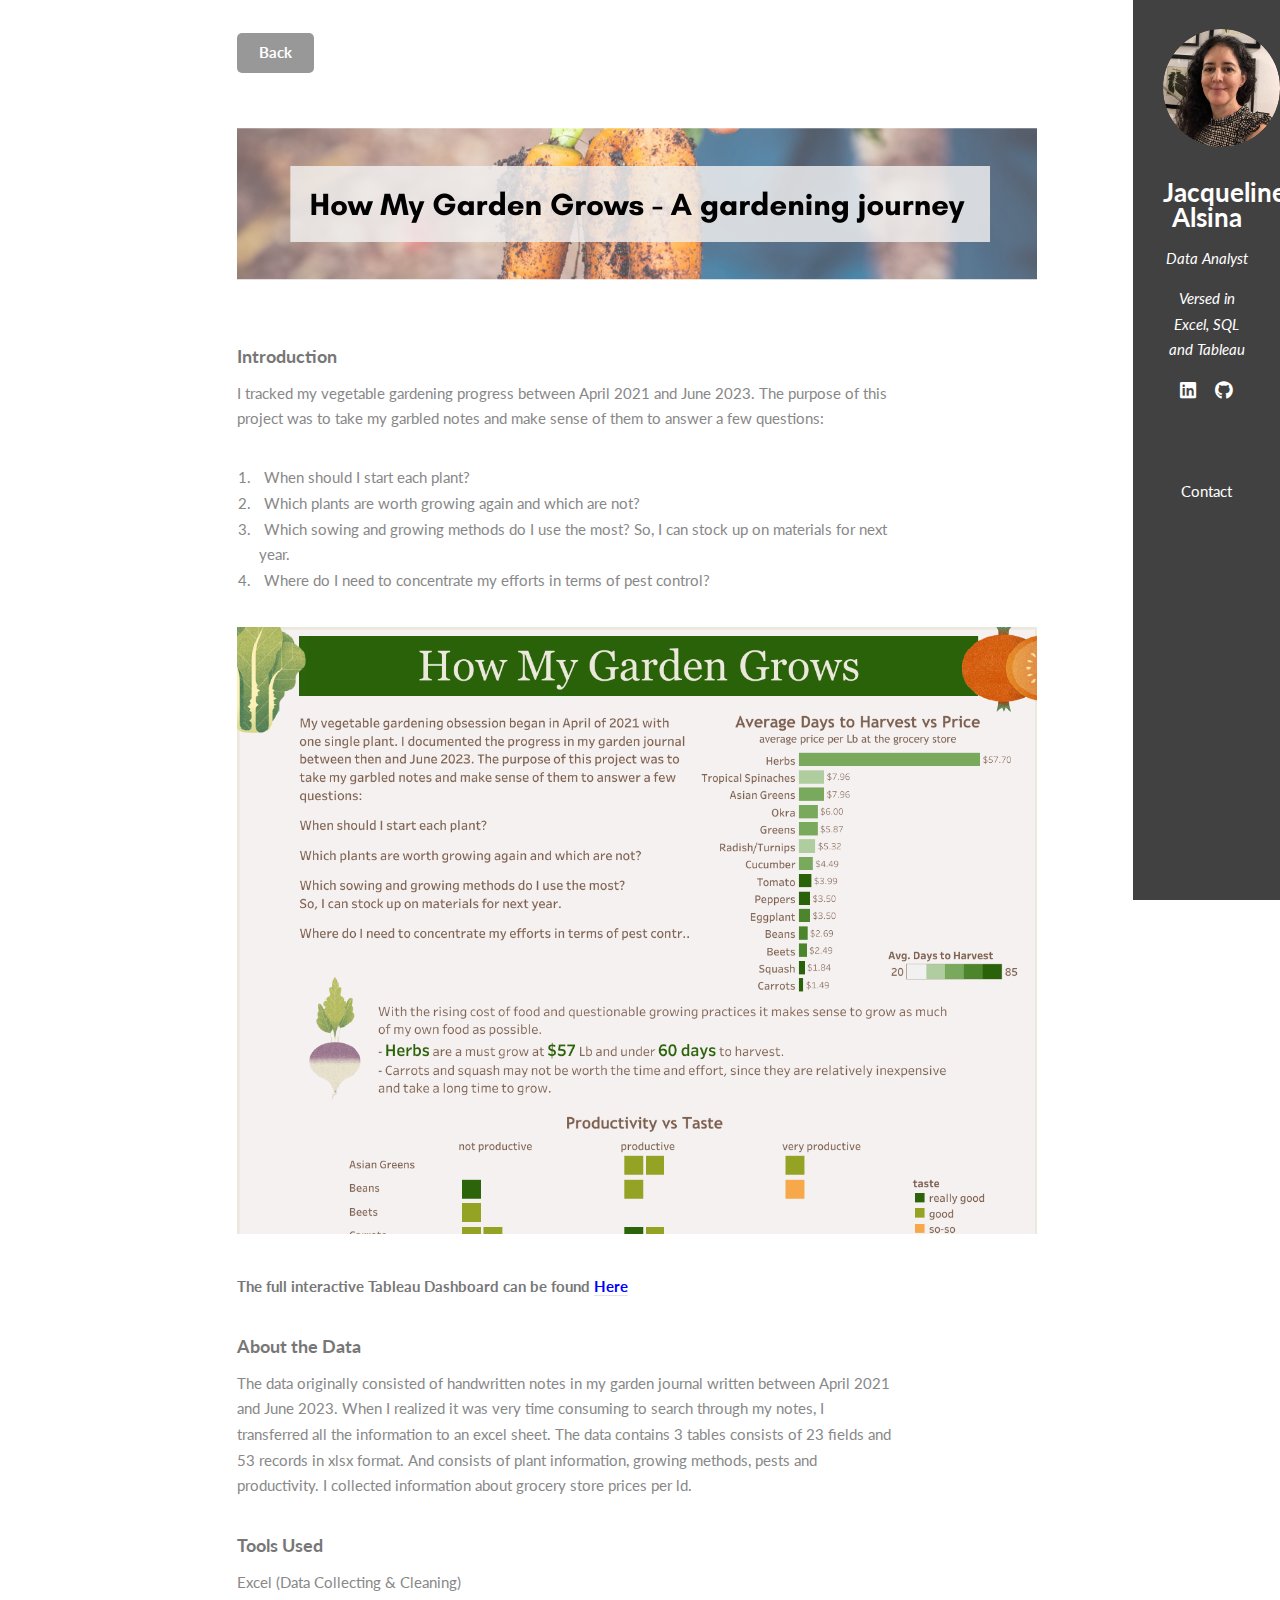
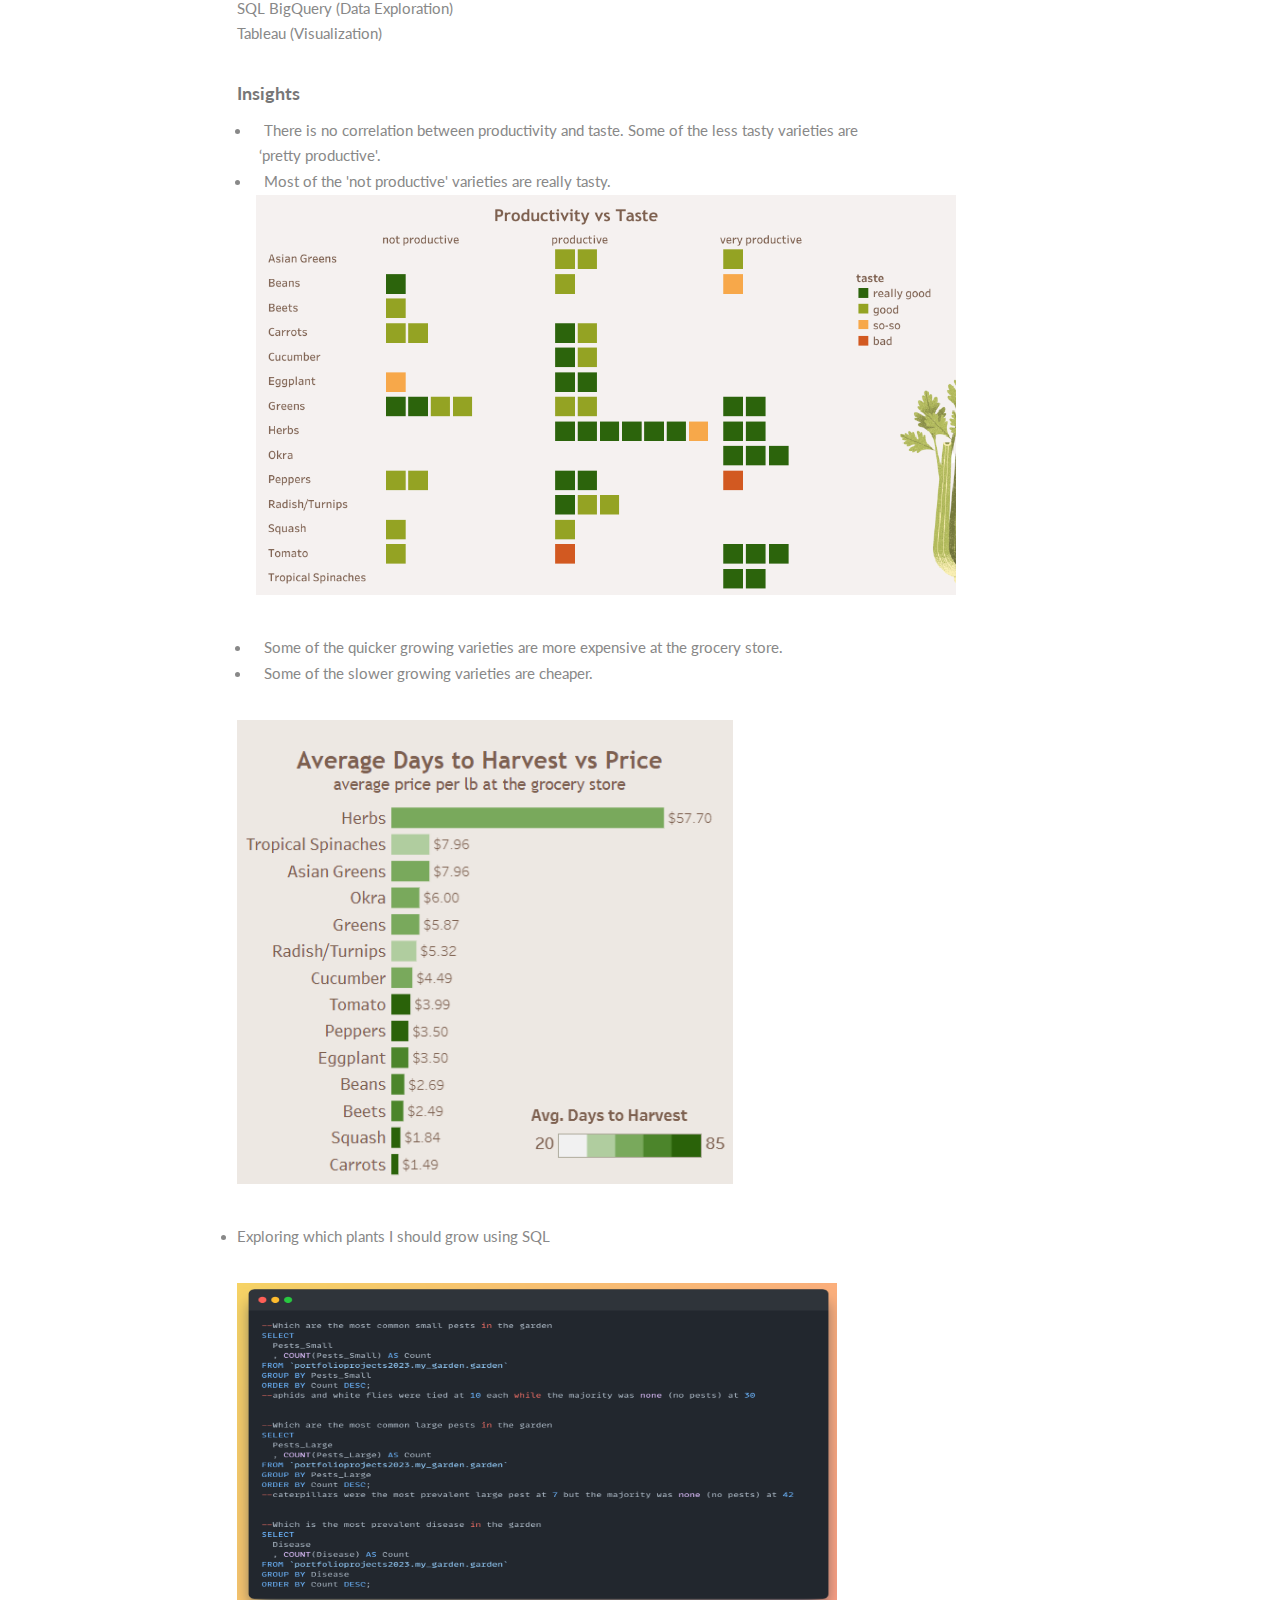
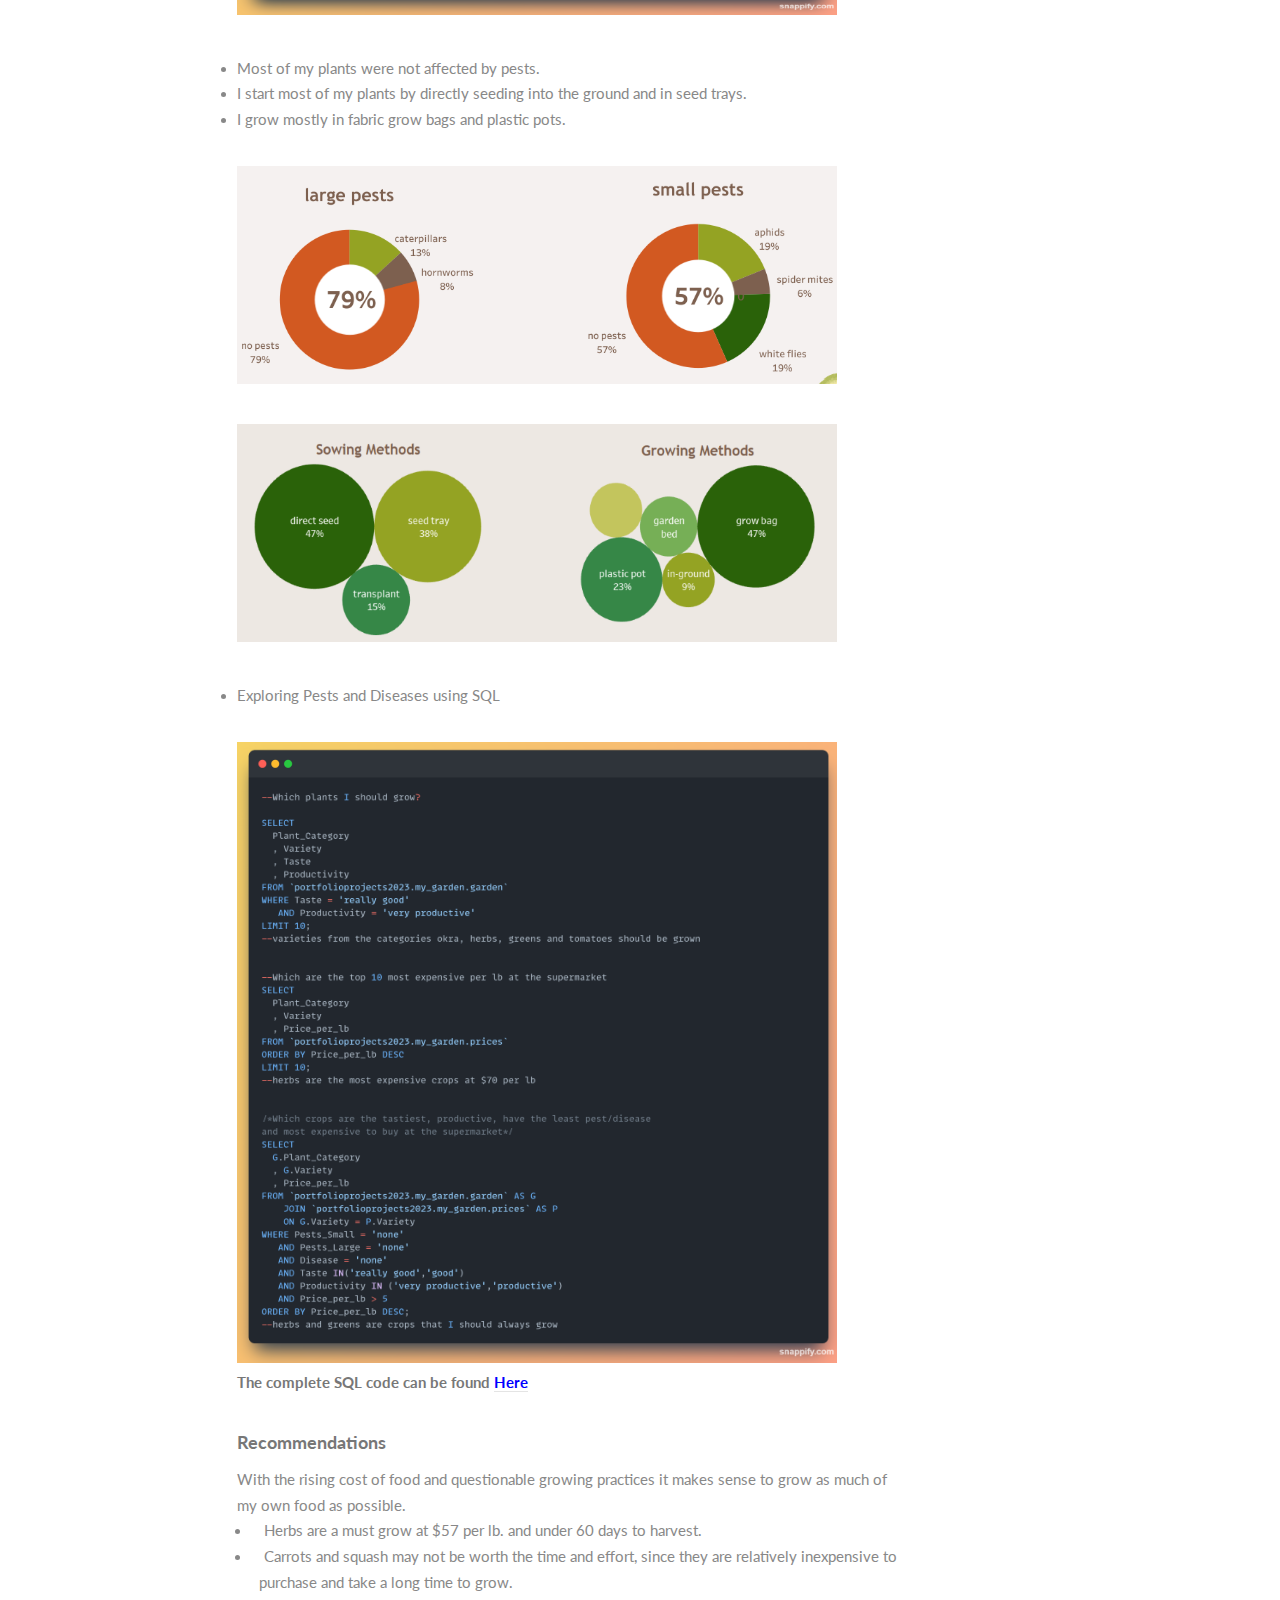
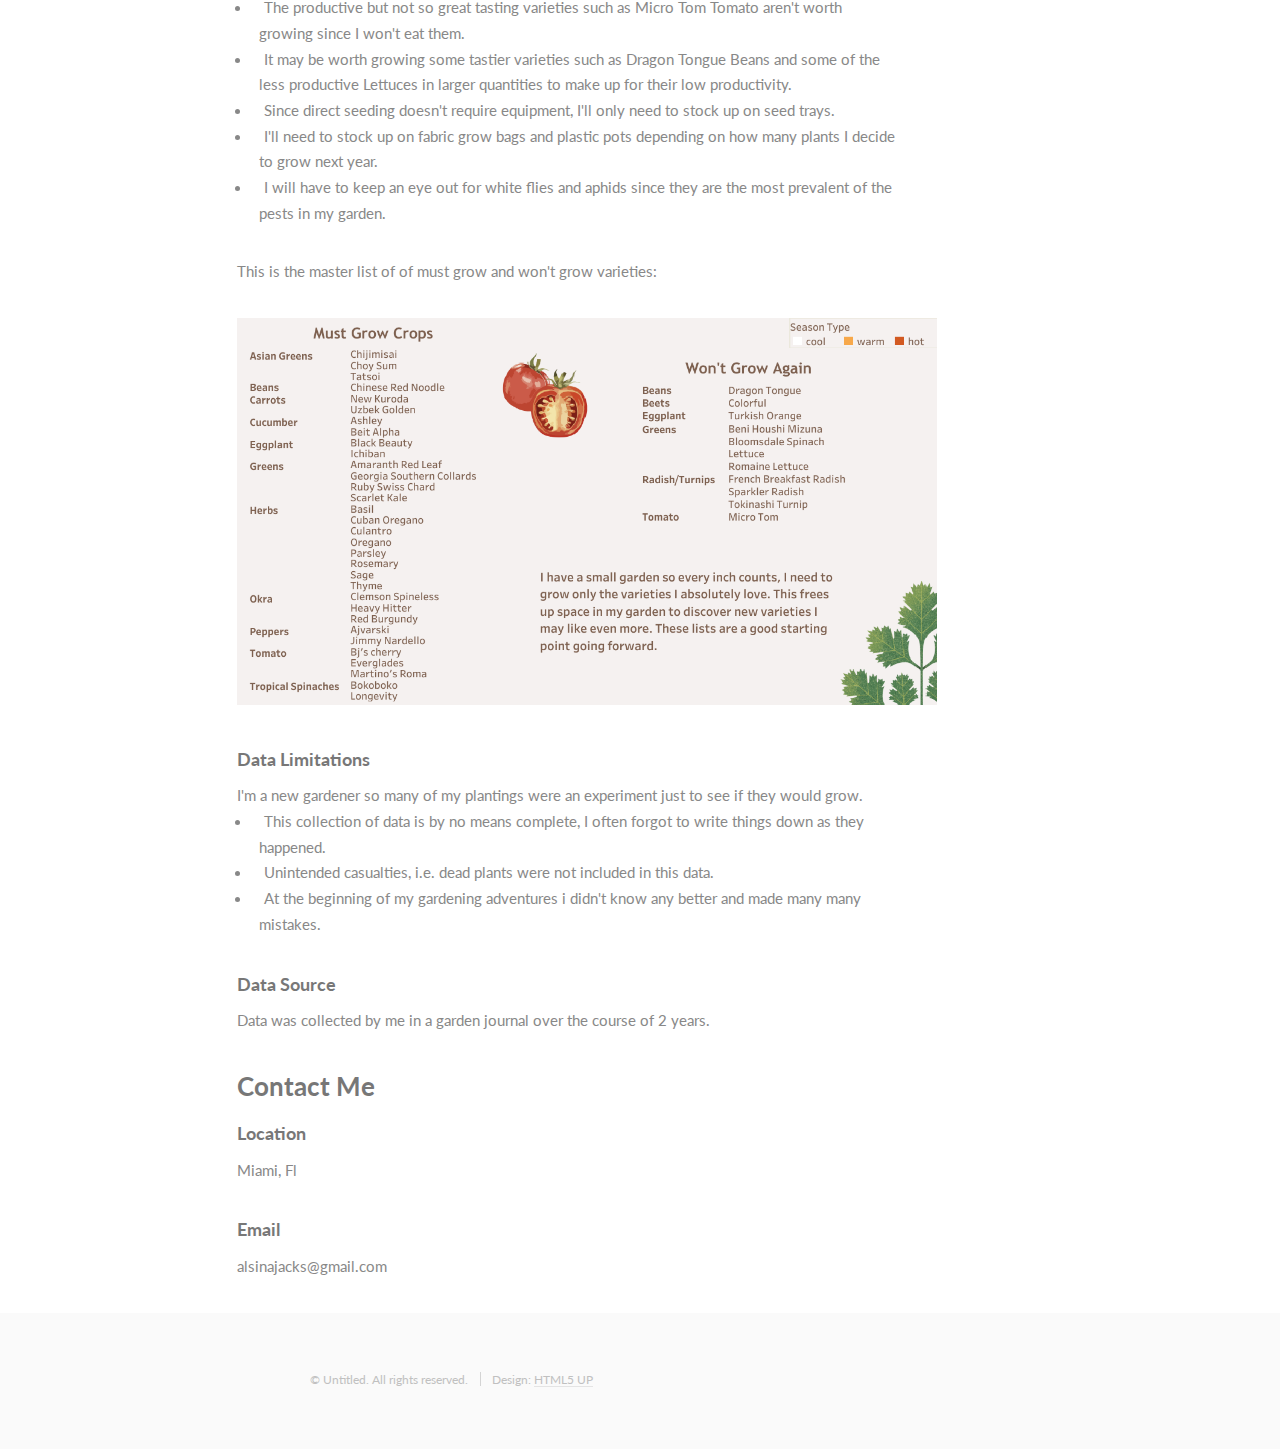
<file: How-My-Garden-Grows.html>
<!DOCTYPE HTML>
<!--
	Read Only by HTML5 UP
	html5up.net | @ajlkn
	Free for personal and commercial use under the CCA 3.0 license (html5up.net/license)
-->
<html>
	<head>
		<!-- Google tag (gtag.js) -->
<script async src="https://www.googletagmanager.com/gtag/js?id=G-HEQWYS3XQ9"></script>
<script>
  window.dataLayer = window.dataLayer || [];
  function gtag(){dataLayer.push(arguments);}
  gtag('js', new Date());

  gtag('config', 'G-HEQWYS3XQ9');
</script>
		
		<title>How My Garden Grows Project</title>
		<meta charset="utf-8" />
		<meta name="viewport" content="width=device-width, initial-scale=1, user-scalable=no" />
		<link rel="stylesheet" href="assets/css/main.css" />
		<style>
    .sudo {
        text-indent: 5px;
    }
     </style>
	</head>
	<body class="is-preload">

		<!-- Header -->
			<section id="header">
				<header>
					<span class="image avatar"><img src="images/avatar.jpg" alt="" /></span>
					<h1 id="logo"><a href="#">Jacqueline Alsina</a></h1>
					<p>Data Analyst<p></p>
					<p>Versed in Excel, SQL and Tableau<p></p>
						<p> </p>
						<ul class="icons">
							<li><a href="https://www.linkedin.com/in/jacqueline-alsina/" target="_blank" class="icon brands fa-linkedin"><span class="label">Linkedin</span></a></li>
							<li><a href="https://github.com/JacquelineAlsi" target="_blank" class="icon brands fa-github"><span class="label">Github</span></a></li>
						</ul>
						
				</header>
				<nav id="nav">
					<ul>
						<li><a href="#Contact">Contact</a></li>
					</ul>
				</nav>
			
			</section>

		<!-- Wrapper -->
			<div id="wrapper">

				<!-- Main -->
					<div id="main">

												
								<div class="container">
								<p></p><a href="https://jacquelinealsi.github.io/" class="button">Back</a>
								<header class="major">
									
									<img src="images/garden title.png" alt="" width="800" height="262">
								
								</header>
									
								
								<h4>Introduction</h4>
									<p>I tracked my vegetable gardening progress between April 2021 and June 2023. The purpose of this project was to take my garbled notes 
                 							 and make sense of them to answer a few questions:</p> 
								<ol class="sudo"><li>When should I start each plant?</li>
									<li>Which plants are worth growing again and which are not?</li>
                							  <li>Which sowing and growing methods do I use the most? So, I can stock up on materials for next year.</li>
									<li>Where do I need to concentrate my efforts in terms of pest control?</li></ol></p>
									                							  
										<p><img src="images/garden Dash.png" alt="" width="800" height="607"></p>
										
										<p><b>The full interactive Tableau Dashboard can be found 
              								    <a href="https://public.tableau.com/app/profile/jacqueline.alsina/viz/HowMyGardenGrows/Dashboard" style="color: blue" target="_blank" </a>Here</a></b>
										
								
								<h4>About the Data</h4>
									<p>The data originally consisted of handwritten notes in my garden journal written between April 2021 and June 2023. When I realized it was very time consuming to search 
										through my notes, I transferred all the information to an excel sheet. The data contains 3 tables consists of 23 fields and 53 records in xlsx format. 
										And consists of plant information, growing methods, pests and productivity. I collected information about grocery store prices per ld.
										
																				
								<h4>Tools Used</h4>
									<p>Excel (Data Collecting & Cleaning) 
									<br>SQL BigQuery (Data Exploration)
									<br>Tableau (Visualization)</p>
									
								<h4>Insights</h4>
									<ul class="sudo"><li>There is no correlation between productivity and taste. Some of the less tasty varieties are ‘pretty productive'.</li>
                 							 <li>Most of the 'not productive' varieties are really tasty.</li>
									<p><img src="images/Taste.png" alt="" width="700" height="400">	
                							  <li>Some of the quicker growing varieties are more expensive at the grocery store.</li>
									<li>Some of the slower growing varieties are cheaper.</li></p></ul>
               								  <p><img src="images/garden price.png" alt="" width="496" height="464">

									<li>Exploring which plants I should grow using SQL</li></p></ul>
               								  <p><img src="images/Garden Pests.png" alt="" width="600" height="332">	  
									
                 							 <li>Most of my plants were not affected by pests.</li>
									<li>I start most of my plants by directly seeding into the ground and in seed trays.</li>
									<li>I grow mostly in fabric grow bags and plastic pots.</li></p>
                						  	<p><img src="images/Pests.png" alt="" width="600" height="218">
									<p><img src="images/garden sow.png" alt="" width="600" height="218">

									<li>Exploring Pests and Diseases using SQL</li></p>
                						  	<p><img src="images/Garden Plants.png" alt="" width="600" height="621">	

									<br><b>The complete SQL code can be found <a href="https://github.com/JacquelineAlsi/PortfolioProjects/blob/main/How%20My%20Garden%20Grows/garden.sql" style="color: blue" target="_blank" </a>Here</a></b></br></p>	
									
								<h4>Recommendations</h4>
									With the rising cost of food and questionable growing practices it makes sense to grow as much of my own food as possible.
									<ul class="sudo"><li>Herbs are a must grow at $57 per lb. and under 60 days to harvest.</li>
									<li>Carrots and squash may not be worth the time and effort, since they are relatively inexpensive to purchase and 
									  take a long time to grow.</li>
									<li>The productive but not so great tasting varieties such as Micro Tom Tomato aren't worth growing since I won't eat them.</li>
									<li>It may be worth growing some tastier varieties such as Dragon Tongue Beans and some of the less productive Lettuces in larger 
									quantities to make up for their low productivity.</li>
									<li>Since direct seeding doesn't require equipment, I'll only need to stock up on seed trays.</li>
                							  <li>I'll need to stock up on fabric grow bags and plastic pots depending on how many plants I decide to grow next year.</li>
                							  <li>I will have to keep an eye out for white flies and aphids since they are the most prevalent of the pests in my garden.</li></ul>

									<p>This is the master list of of must grow and won't grow varieties:</p>	
									<p><img src="images/Garden Must Grow.png" alt="" width="700" height="387">	

										
                						<p><h4>Data Limitations</h4>
									I'm a new gardener so many of my plantings were an experiment just to see if they would grow. 
                							  <ul class="sudo"><li>This collection of data is by no means complete, I often forgot to write things down as they happened.</li>
									<li>Unintended casualties, i.e. dead plants were not included in this data.</li>
									<li>At the beginning of my gardening adventures i didn't know any better and made many many mistakes. </li></p></ul>
																		
								<p><h4>Data Source</h4>
									Data was collected by me in a garden journal over the course of 2 years.</p>

								
								</div>
						
							</div> 

						</section>  

						<!-- Contact -->
							<section id="Contact">
								<div class="container">
									<h3>Contact Me</h3>
									<h4>Location</h4>
									<p>Miami, Fl</p>
									<h4>Email</h4>
									<p>alsinajacks@gmail.com</p>
																	
											</div>
										</div>
									</form>
								</div>
							</section>

						<!-- Five -->
						<!--
							<section id="five">
								<div class="container">
									<h3>Elements</h3>

									
					</div>

				<!-- Footer -->
					<section id="footer">
						<div class="container">
							<ul class="copyright">
								<li>&copy; Untitled. All rights reserved.</li><li>Design: <a href="http://html5up.net">HTML5 UP</a></li>
							</ul>
						</div>
					</section>

			</div>

		<!-- Scripts -->
			<script src="assets/js/jquery.min.js"></script>
			<script src="assets/js/jquery.scrollex.min.js"></script>
			<script src="assets/js/jquery.scrolly.min.js"></script>
			<script src="assets/js/browser.min.js"></script>
			<script src="assets/js/breakpoints.min.js"></script>
			<script src="assets/js/util.js"></script>
			<script src="assets/js/main.js"></script>

	</body>
</html>
</file>
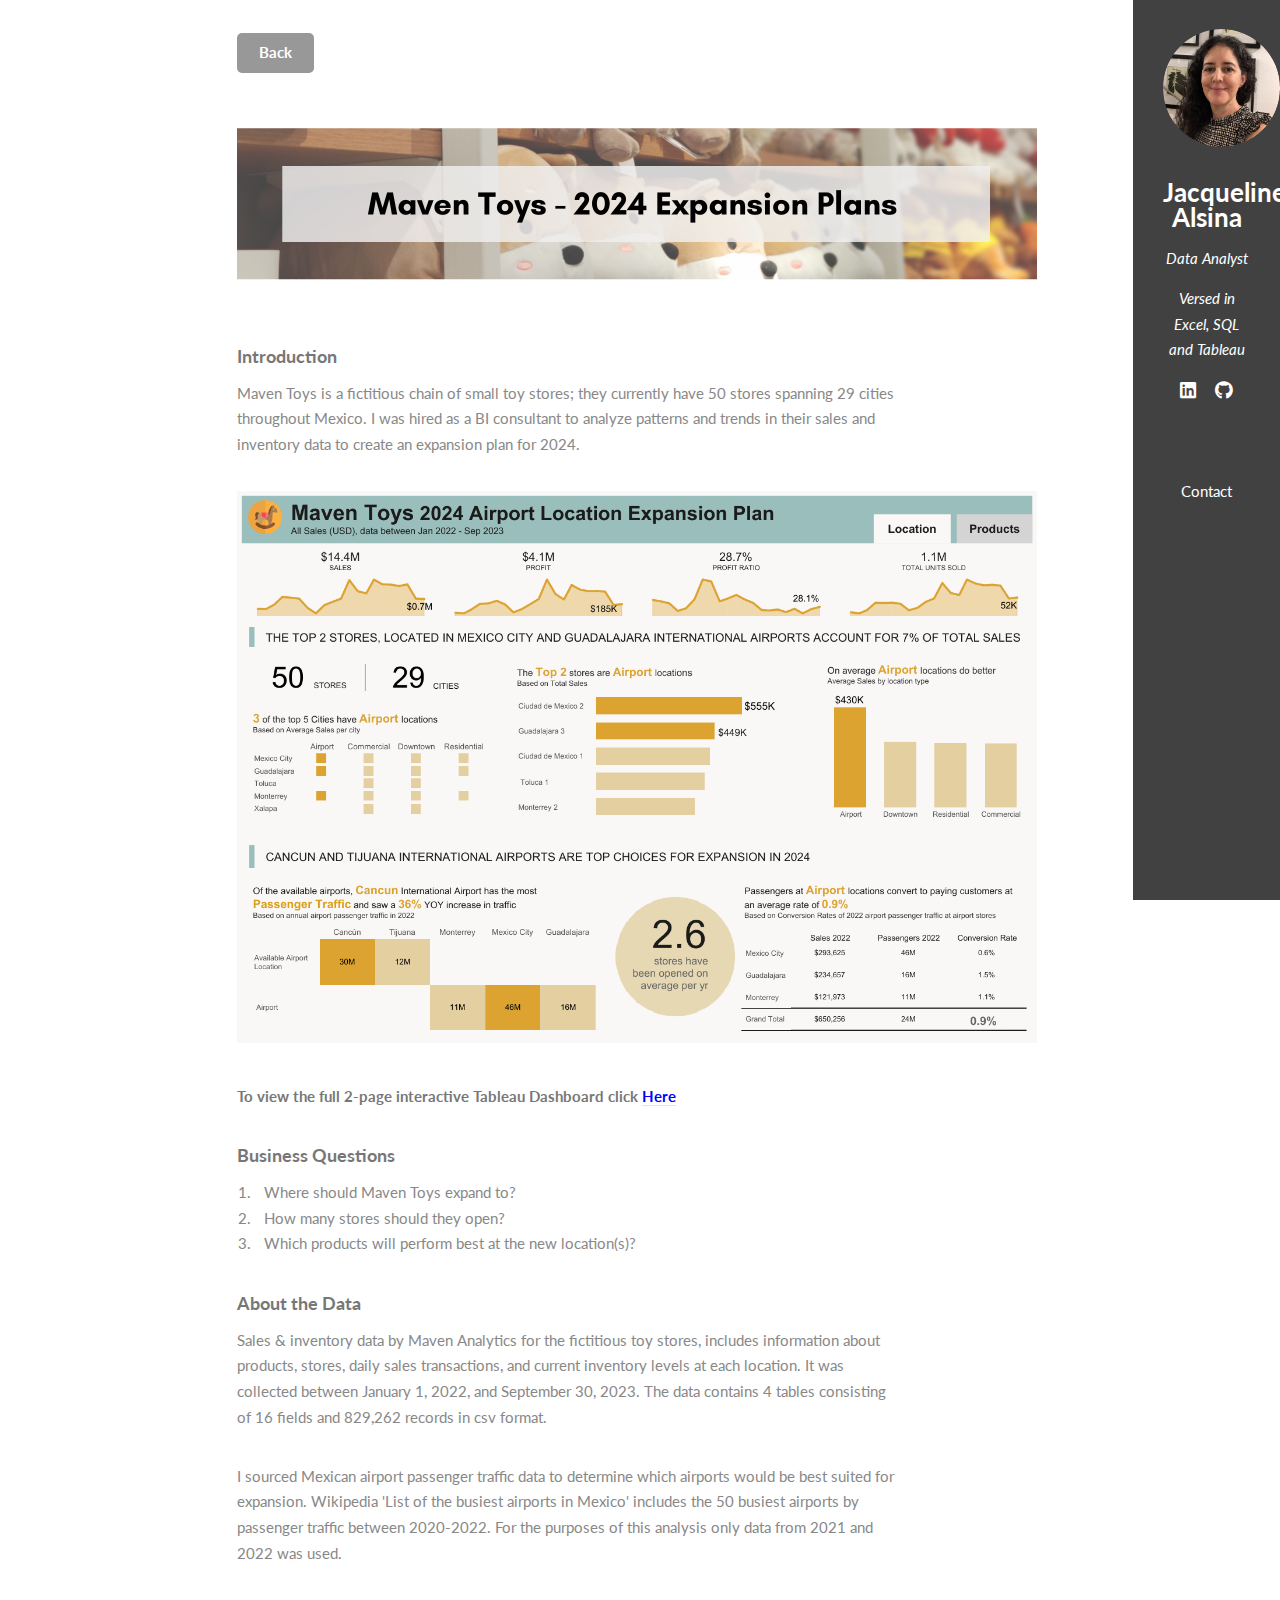
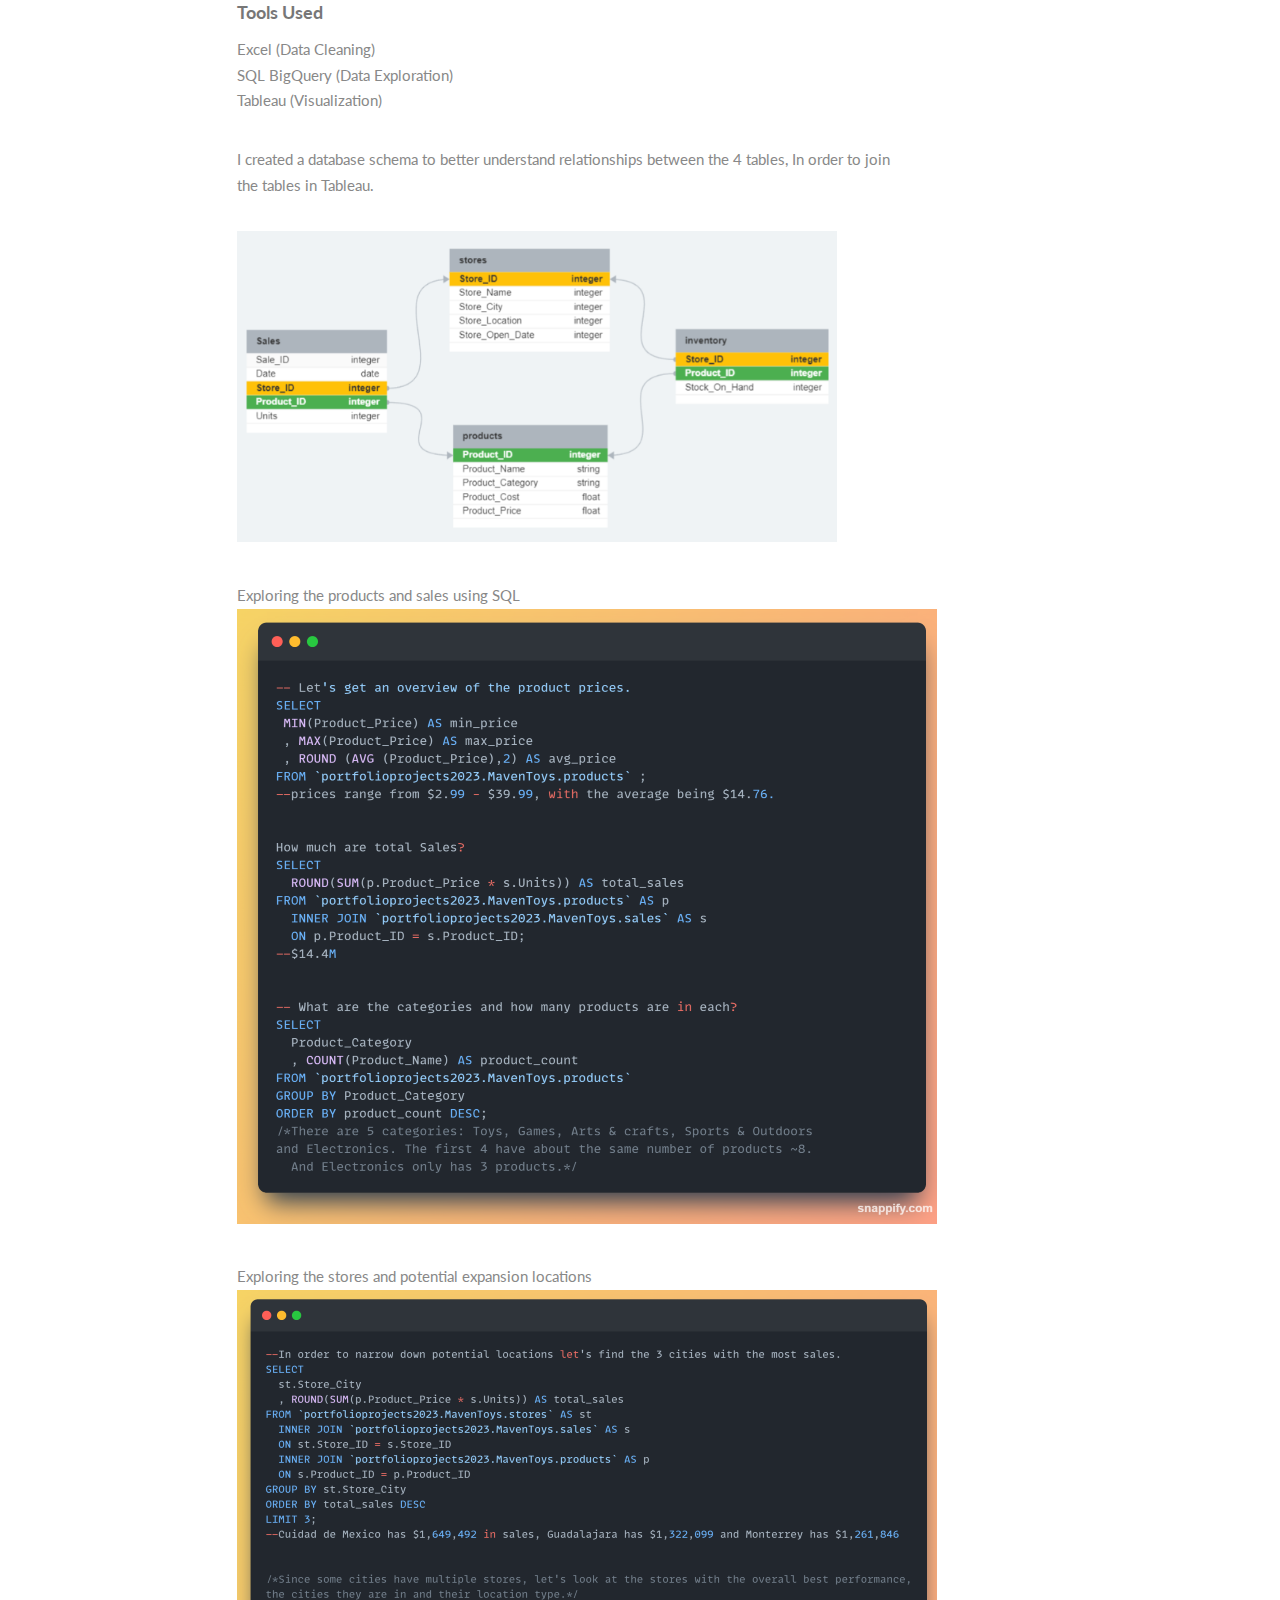
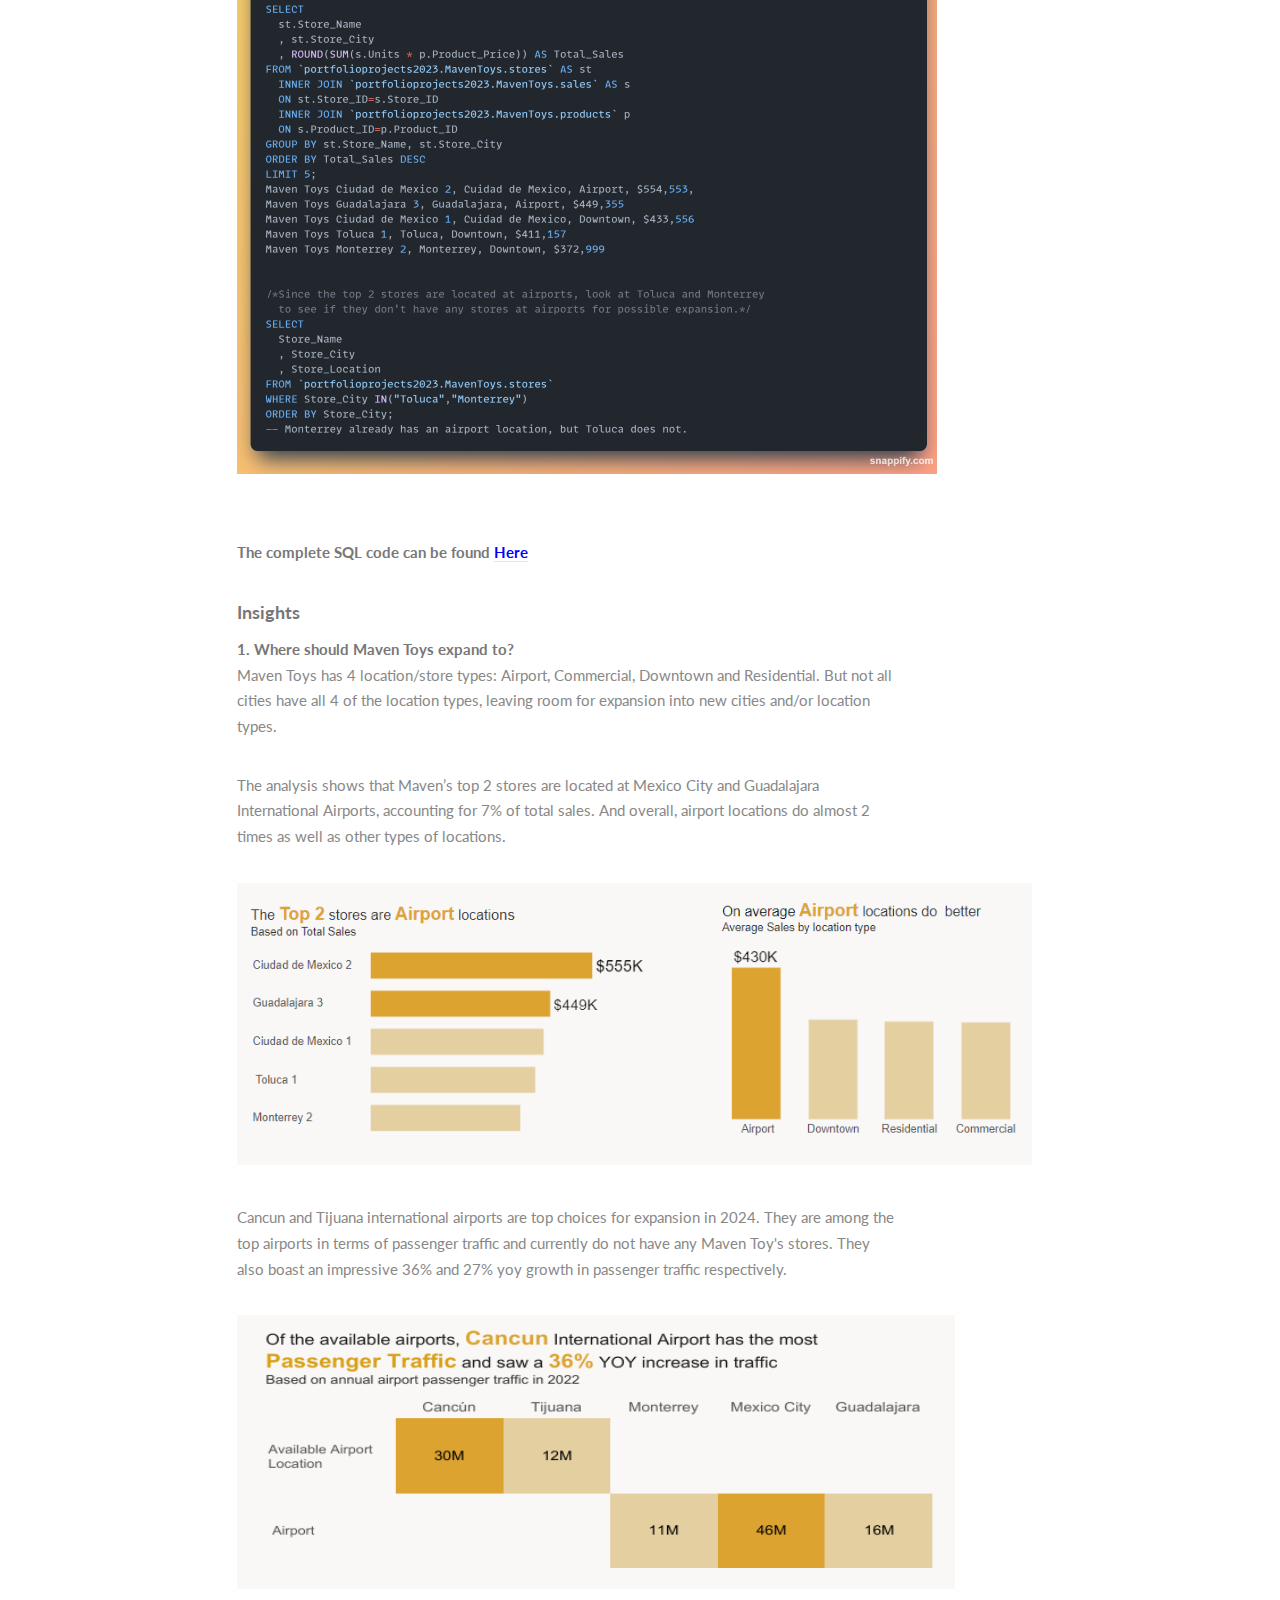
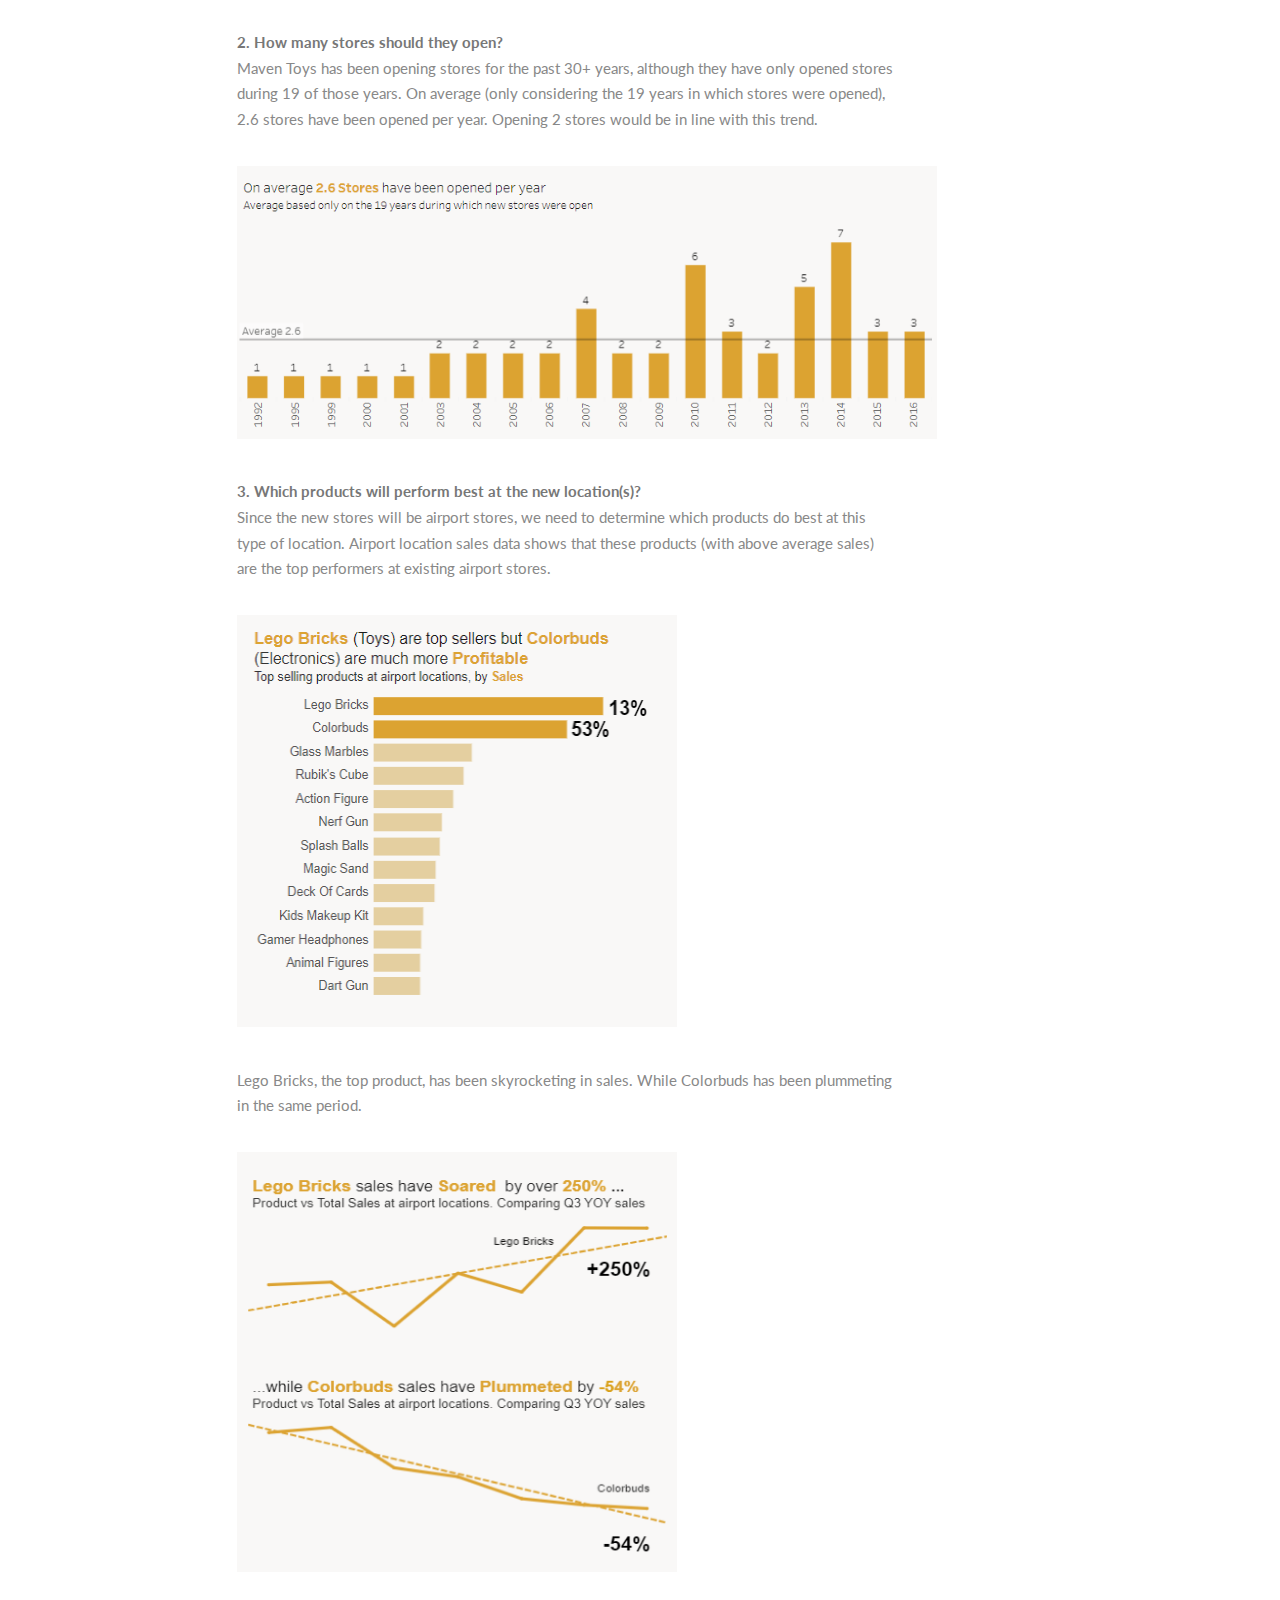
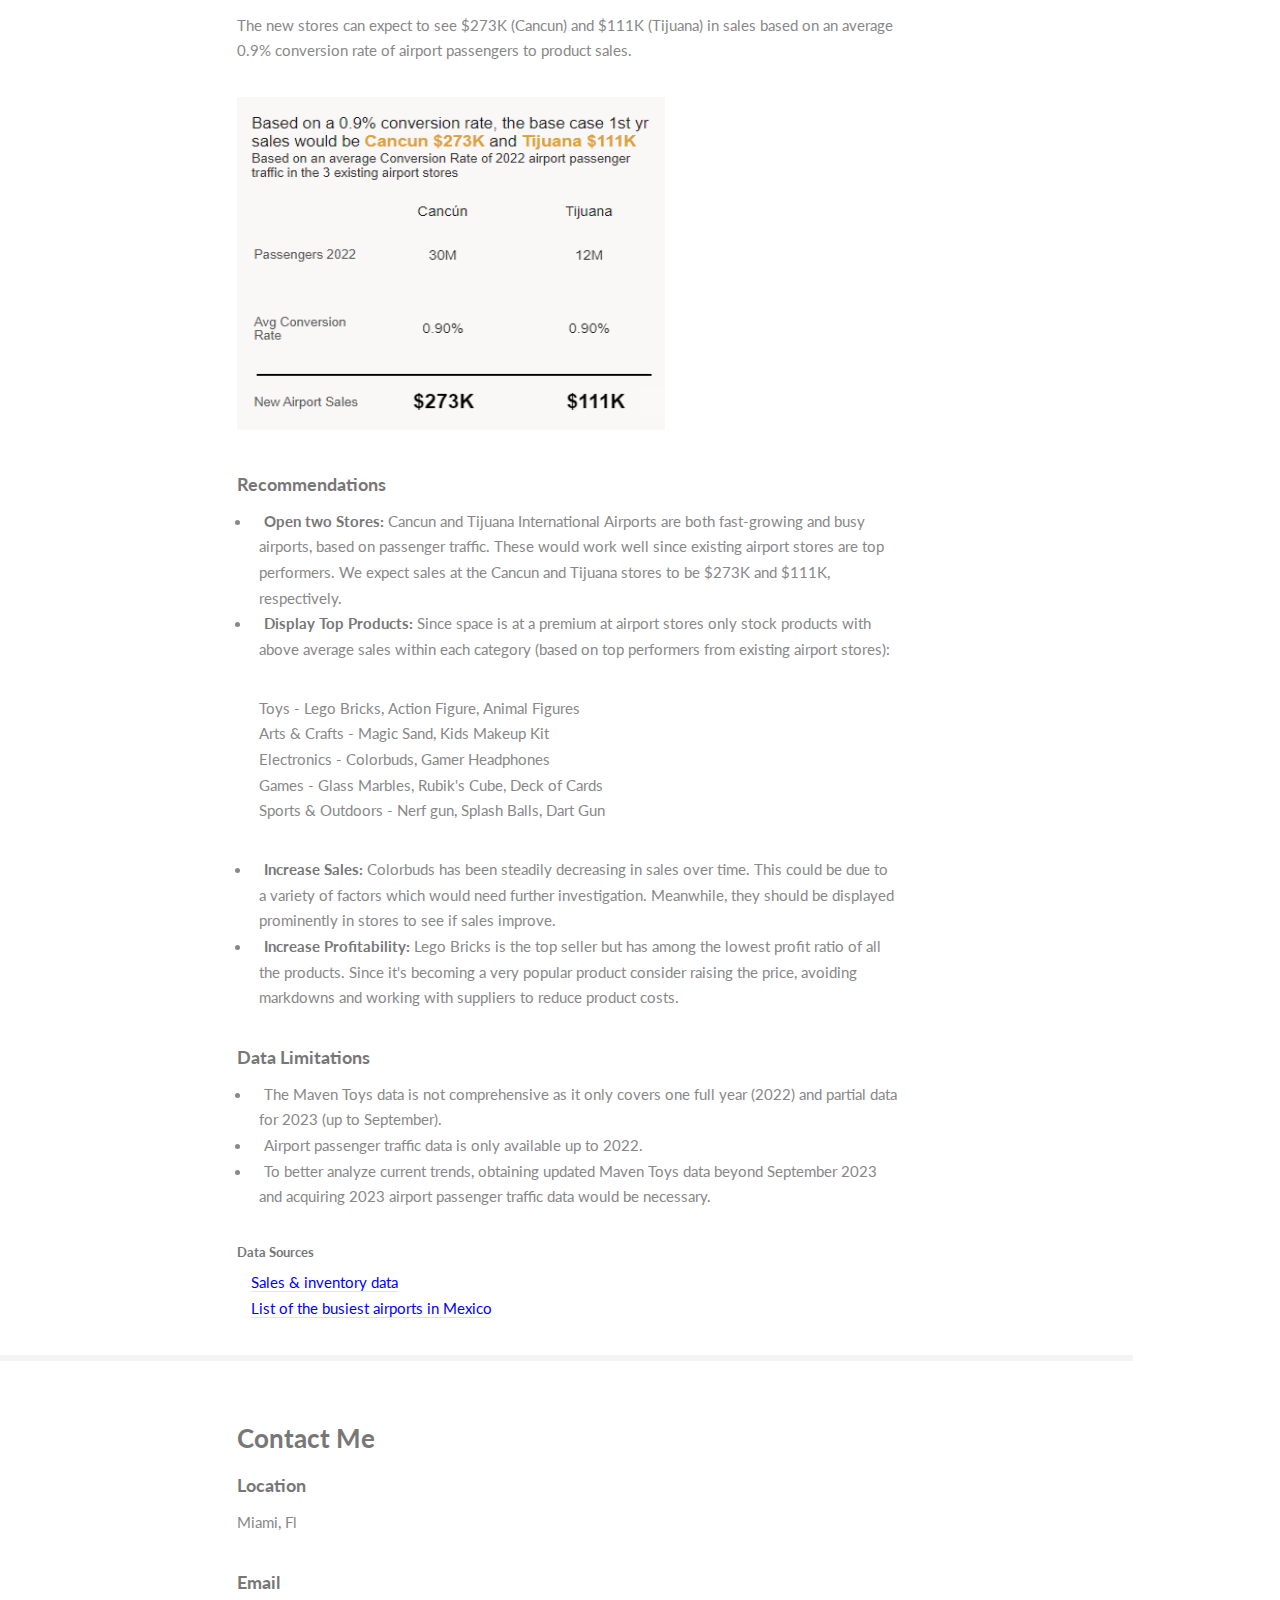
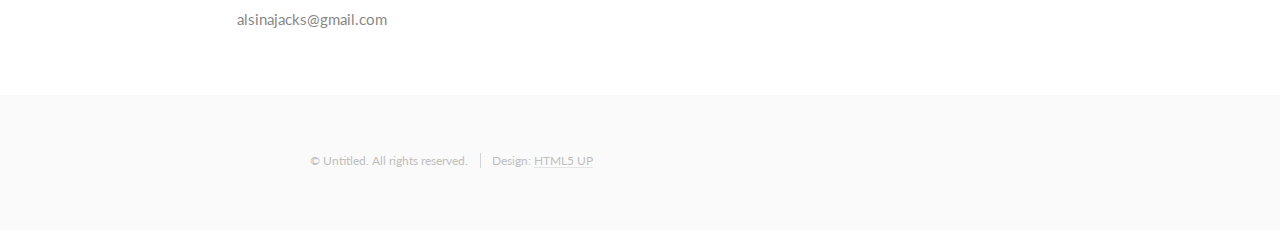
<file: Maven-Toys.html>
<!DOCTYPE HTML>
<!--
	Read Only by HTML5 UP
	html5up.net | @ajlkn
	Free for personal and commercial use under the CCA 3.0 license (html5up.net/license)
-->
<html>
	<head>
		<!-- Google tag (gtag.js) -->
<script async src="https://www.googletagmanager.com/gtag/js?id=G-HEQWYS3XQ9"></script>
<script>
  window.dataLayer = window.dataLayer || [];
  function gtag(){dataLayer.push(arguments);}
  gtag('js', new Date());

  gtag('config', 'G-HEQWYS3XQ9');
</script>
		
		
		<title>Maven Toys 2024 Airport Location Expansion Plans</title>
		<meta charset="utf-8" />
		<meta name="viewport" content="width=device-width, initial-scale=1, user-scalable=no" />
		<link rel="stylesheet" href="assets/css/main.css" />
		<style>
    .sudo {
        text-indent: 5px;
    }
     </style>
	</head>
	<body class="is-preload">

		<!-- Header -->
			<section id="header">
				<header>
					<span class="image avatar"><img src="images/avatar.jpg" alt="" /></span>
					<h1 id="logo"><a href="#">Jacqueline Alsina</a></h1>
					<p>Data Analyst<p></p>
					<p>Versed in Excel, SQL and Tableau<p></p>
						<p> </p>
						<ul class="icons">
							<li><a href="https://www.linkedin.com/in/jacqueline-alsina/" target="_blank" class="icon brands fa-linkedin"><span class="label">Linkedin</span></a></li>
							<li><a href="https://github.com/JacquelineAlsi" target="_blank" class="icon brands fa-github"><span class="label">Github</span></a></li>
						</ul>
						
				</header>
				<nav id="nav">
					<ul>
						<li><a href="#Contact">Contact</a></li>
					</ul>
				</nav>
			
			</section>

		<!-- Wrapper -->
			<div id="wrapper">

				<!-- Main -->
					<div id="main">

												
								<div class="container">
								<p></p><a href="https://jacquelinealsi.github.io/" class="button">Back</a>
								<header class="major">
									
									<img src="images/maven title.png" alt="" width="800" height="262">
								
								</header>
									
								
																		
								<h4>Introduction</h4>
									<p>Maven Toys is a fictitious chain of small toy stores; they currently have 50 stores spanning 29 cities throughout Mexico. I was hired as a BI consultant 
									to analyze patterns and trends in their sales and inventory data to create an expansion plan for 2024.</p> 
									
									<p><img src="images/Maven dash.png" alt="" width="800" height="552"></p>
									
									<p><b>To view the full 2-page interactive Tableau Dashboard click <a href="https://public.tableau.com/app/profile/jacqueline.alsina/viz/MavenToys_17043171360960/Location" style="color: blue" target="_blank" </a>Here</a></b>

																		
									<h4>Business Questions</h4>
									<ol class="sudo"><li>Where should Maven Toys expand to?</li>
											<li>How many stores should they open?</li>
											<li>Which products will perform best at the new location(s)?</li></ol>
									
									<h4>About the Data</h4>
									<p>Sales & inventory data by Maven Analytics for the fictitious toy stores, includes information about products, stores, daily sales transactions, and current inventory levels 
									at each location. It was collected between January 1, 2022, and September 30, 2023. The data contains 4 tables consisting of 16 fields and 829,262 records in csv format.</p>
									
									<p>I sourced Mexican airport passenger traffic data to determine which airports would be best suited for expansion. Wikipedia 'List of 
									the busiest airports in Mexico' includes the 50 busiest airports by passenger traffic between 2020-2022. For the purposes of this analysis only 
									data from 2021 and 2022 was used.</p>
									
									<h4>Tools Used</h4>
									<p>Excel (Data Cleaning)
									<br>SQL BigQuery (Data Exploration)
									<br>Tableau (Visualization)</p>
									
									
									<p>I created a database schema to better understand relationships between the 4 tables, In order to join the tables in Tableau.</p>
									<p><img src="images/maven schema.png" alt="" width="600" height="311"></p>

									Exploring the products and sales using SQL
									<p><img src="images/Maven SQL Products.png" alt="" width="700" height="615"></p>	

									Exploring the stores and potential expansion locations
									<p><img src="images/Maven SQL Stores.png" alt="" width="700" height="784"></p>

									<br><b>The complete SQL code can be found <a href="https://github.com/JacquelineAlsi/PortfolioProjects/blob/main/Maven%20Toys/toys.sql" style="color: blue" target="_blank" </a>Here</a></b></br></p>
															
								<h4>Insights</h4>
							<b>1. Where should Maven Toys expand to?</b>
							<p>Maven Toys has 4 location/store types: Airport, Commercial, Downtown and Residential. But not all cities have all 4 of the location types, leaving
								room for expansion into new cities and/or location types. 
								<p>The analysis shows that Maven’s top 2 stores are located at Mexico City and Guadalajara International Airports, 
								accounting for 7% of total sales. And overall, airport locations do almost 2 times as well as other types of locations.</p>
									<p><img src="images/Maven top stores.png" alt="" width="795" height="282"></p>
									<p>Cancun and Tijuana international airports are top choices for expansion in 2024. They are among the top airports in terms of 
									passenger traffic and currently do not have any Maven Toy's stores. They also boast an impressive 36% and 27% yoy growth in passenger traffic respectively.</p>
									<p></p><img src="images/Maven airports.png" alt="" width="718" height="274"><p></p>
							
							<b>2. How many stores should they open?</b>
							<p>Maven Toys has been opening stores for the past 30+ years, although they have only opened stores during 19 of those years. On average (only considering the 19 years 
								in which stores were opened), 2.6 stores have been opened per year. 
								Opening 2 stores would be in line with this trend.</p>
									<p><img src="images/Maven store openings.png" alt="" width="700" height="273"></p>
							
							<b>3. Which products will perform best at the new location(s)?</b>
							<p>Since the new stores will be airport stores, we need to determine which products do best at this type of location. 
								Airport location sales data shows that these products (with above average sales) are the top performers 
								at existing airport stores.</p>
								<p><img src="images/Maven top toys.png" alt="" width="440" height="412"></p>
								<p>Lego Bricks, the top product, has been skyrocketing in sales. While Colorbuds has been plummeting in the same period.</p>
								<p><img src="images/Maven product performance.png" alt="" width="440" height="420"></p>
								<p>The new stores can expect to see $273K (Cancun) and $111K (Tijuana) in sales based on an average 0.9% conversion rate of airport passengers to product sales.</p>
								<p><img src="images/Maven new airports.png" alt="" width="428" height="333"></p>
									
								<h4>Recommendations</h4>
									<ul class="sudo"><li><b>Open two Stores:</b> Cancun and Tijuana International Airports are both fast-growing and busy airports, based on passenger traffic. 
									These would work well since existing airport stores are top performers. We expect sales at the Cancun and Tijuana stores to be $273K and $111K, respectively.</li>
									<li><b>Display Top Products:</b> Since space is at a premium at airport stores only stock products with above average sales within each category 
										(based on top performers from existing airport stores):</li></ul>
					<ul style="list-style-type: none;"><li>Toys - Lego Bricks, Action Figure, Animal Figures</li>
									<li>Arts & Crafts - Magic Sand, Kids Makeup Kit</li>
									<li>Electronics - Colorbuds, Gamer Headphones</li>
									<li>Games - Glass Marbles, Rubik's Cube, Deck of Cards</li>
									<li>Sports & Outdoors - Nerf gun, Splash Balls, Dart Gun</li></ul>
							<p></p><ul class="sudo"><li><b>Increase Sales:</b> Colorbuds has been steadily decreasing in sales over time. This could be due to a variety of factors which would 
										need further investigation. Meanwhile, they should be displayed prominently in stores to see if sales improve.</li>
									<li><b>Increase Profitability:</b> Lego Bricks is the top seller but has among the lowest profit ratio of all the products. Since it's becoming a 
										very popular product consider raising the price, avoiding markdowns and working with suppliers to reduce product costs.</li></ul></p>
									
									
								<h4>Data Limitations</h4>
							<ul class="sudo"><li>The Maven Toys data is not comprehensive as it only covers one full year (2022) and partial data for 2023 (up to September). </li>
									<li>Airport passenger traffic data is only available up to 2022.</li>
									<li>To better analyze current trends, obtaining updated Maven Toys data beyond September 2023 and acquiring 2023 airport passenger 
										traffic data would be necessary. </li></ul>
										
									
								<h5>Data Sources</h5>
									<ul style="list-style-type: none;"><a href="https://mavenanalytics.io/challenges/maven-toys-challenge/16" style="color: blue" target="_blank" </a>Sales & inventory data</a>
									<p><a href="https://en.wikipedia.org/wiki/List_of_the_busiest_airports_in_Mexico" style="color: blue" target="_blank" </a>List of the busiest airports in Mexico</a></ul></p>
													
							</div> 

						</section>  

						<!-- Contact -->
							<section id="Contact">
								<div class="container">
									<h3>Contact Me</h3>
									<h4>Location</h4>
									<p>Miami, Fl</p>
									<h4>Email</h4>
									<p>alsinajacks@gmail.com</p>
																	
											</div>
										</div>
									</form>
								</div>
							</section>

						<!-- Five -->
						<!--
							<section id="five">
								<div class="container">
									<h3>Elements</h3>

									
				</div>

				<!-- Footer -->
					<section id="footer">
						<div class="container">
							<ul class="copyright">
								<li>&copy; Untitled. All rights reserved.</li><li>Design: <a href="http://html5up.net">HTML5 UP</a></li>
							</ul>
						</div>
					</section>

			</div>

		<!-- Scripts -->
			<script src="assets/js/jquery.min.js"></script>
			<script src="assets/js/jquery.scrollex.min.js"></script>
			<script src="assets/js/jquery.scrolly.min.js"></script>
			<script src="assets/js/browser.min.js"></script>
			<script src="assets/js/breakpoints.min.js"></script>
			<script src="assets/js/util.js"></script>
			<script src="assets/js/main.js"></script>

	</body>
</html>
</file>
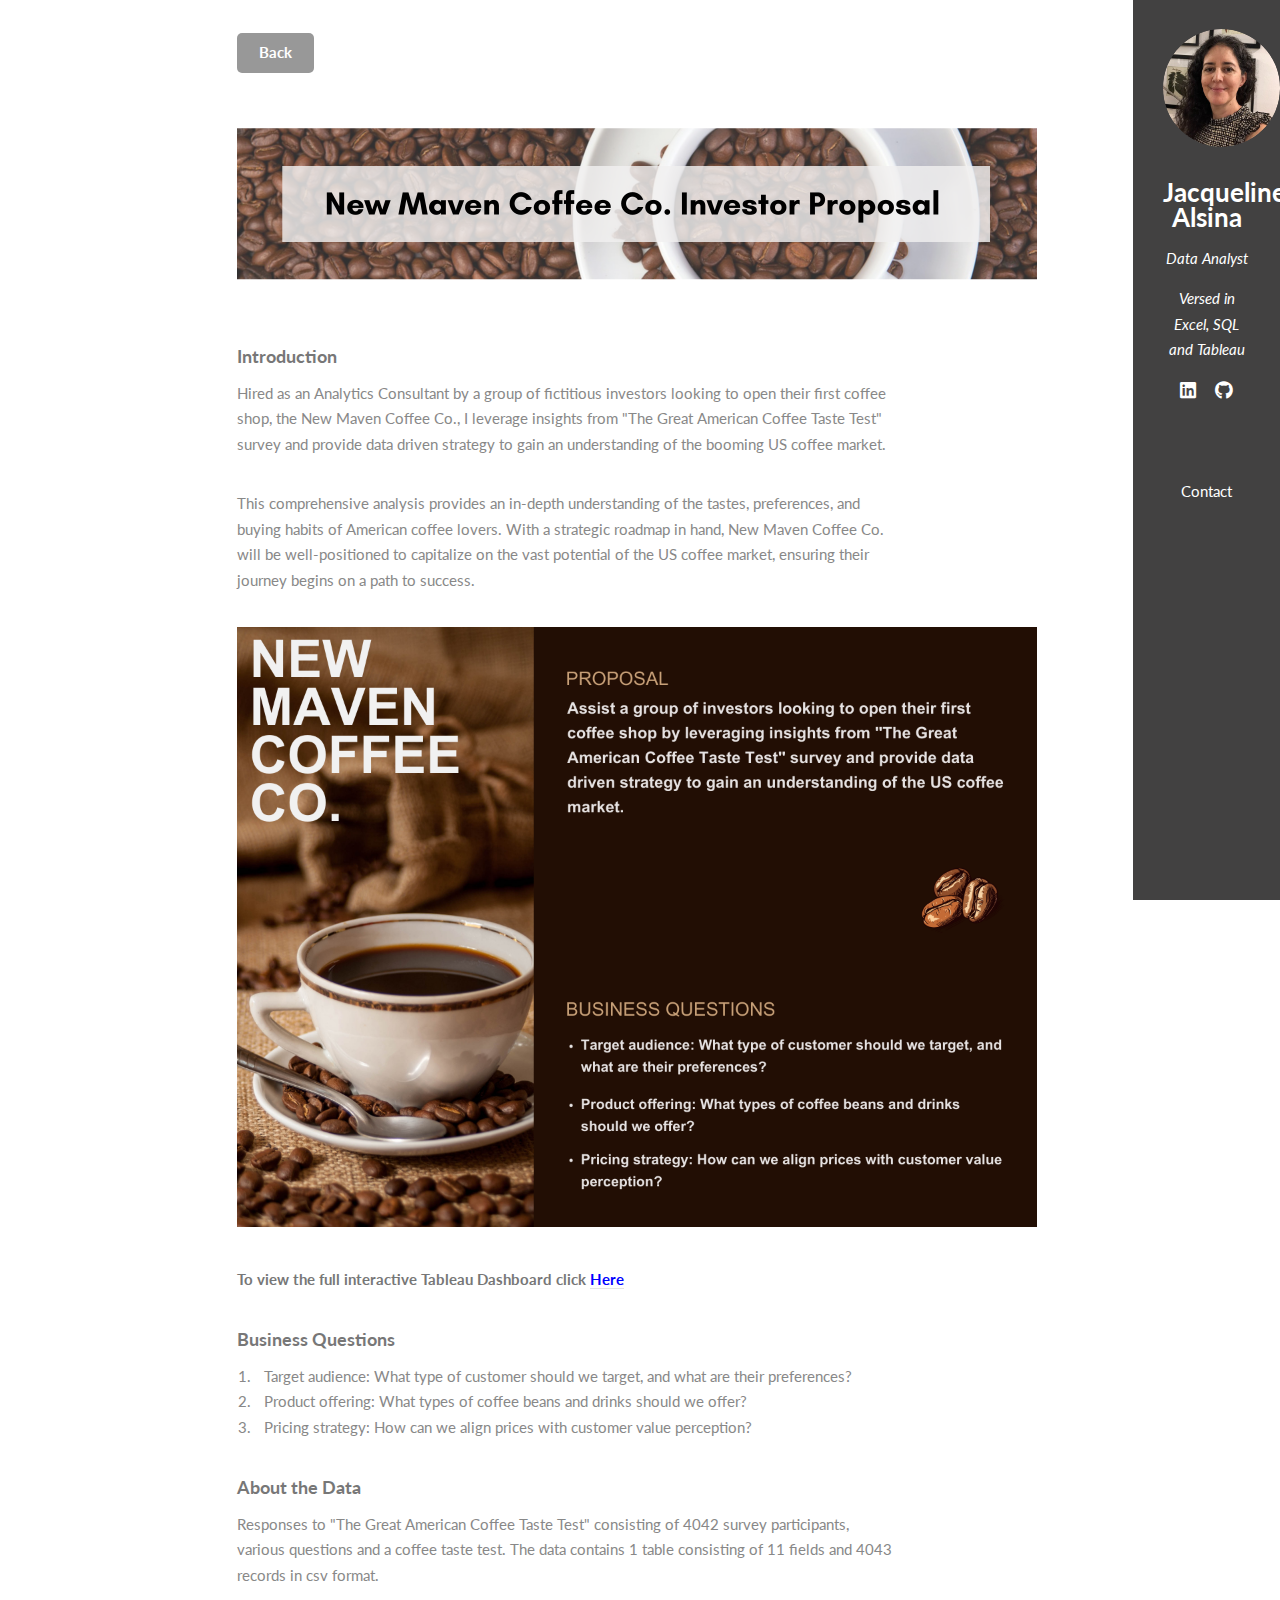
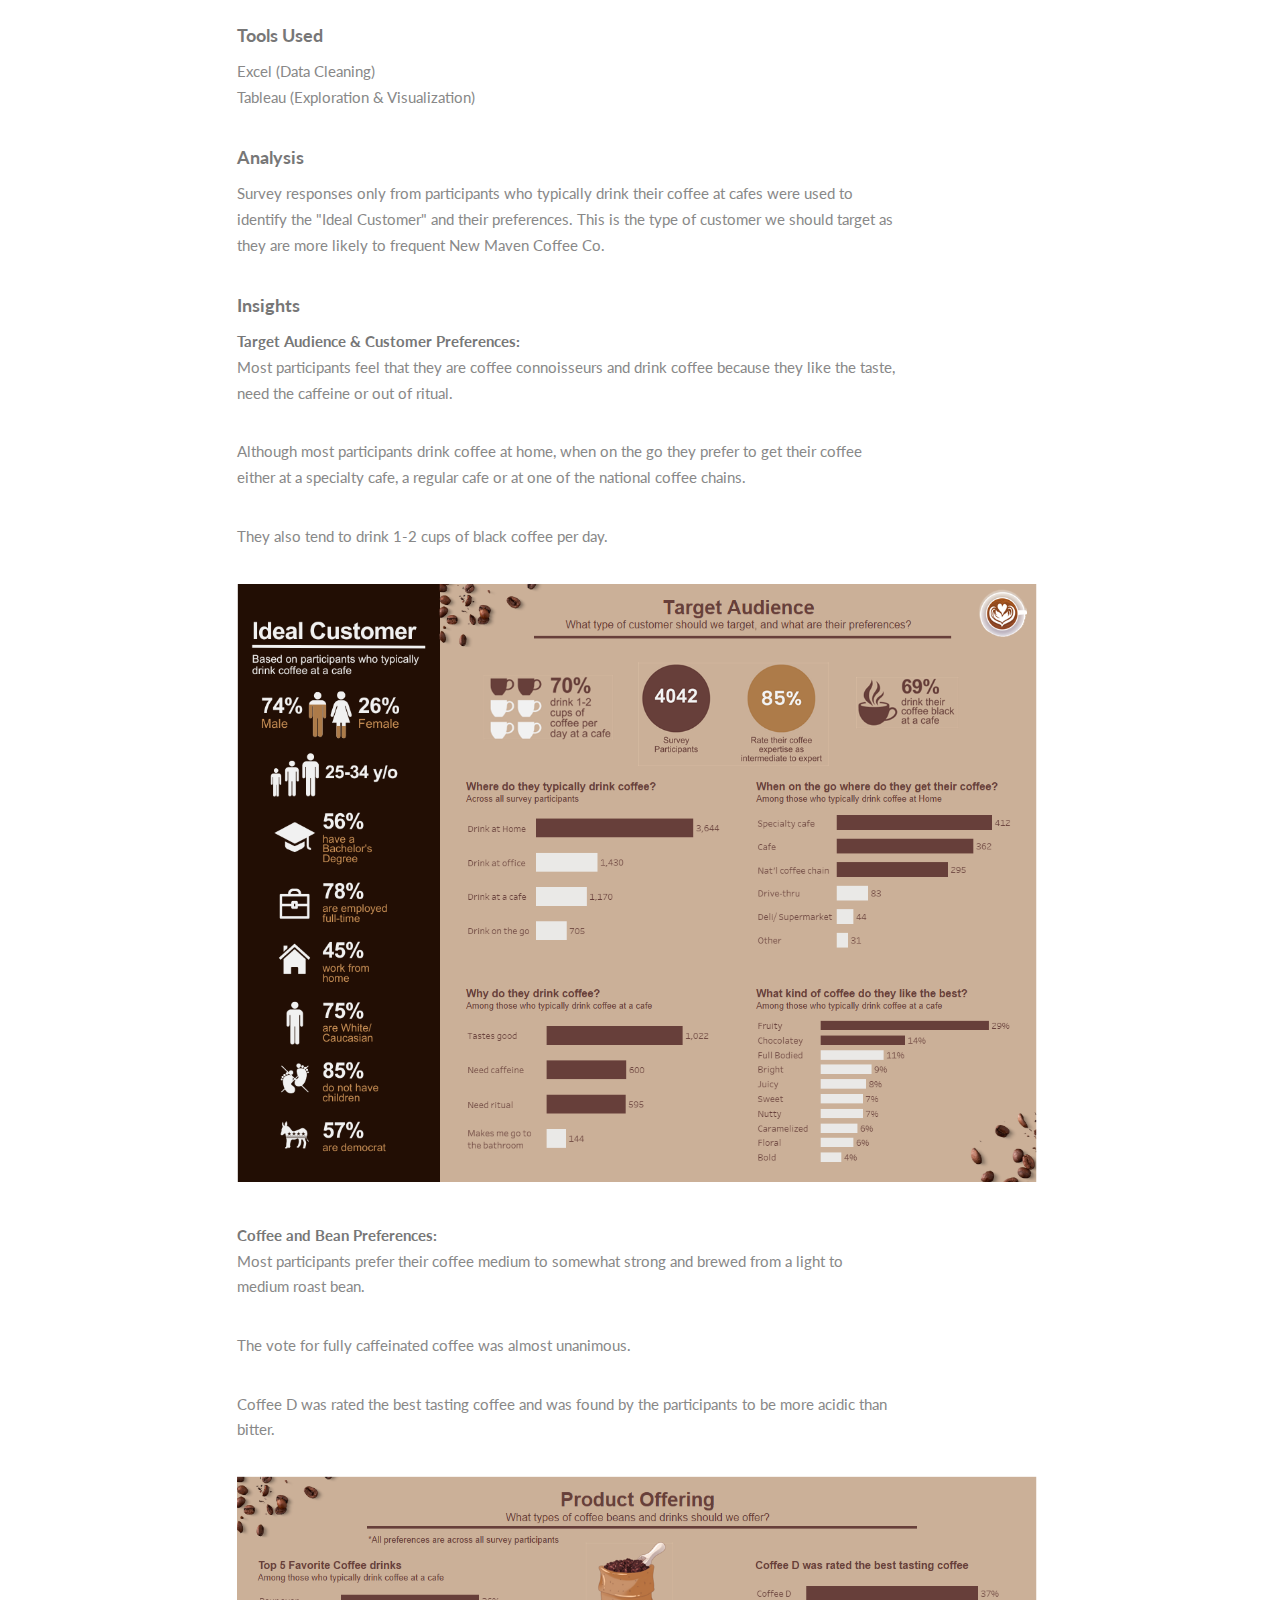
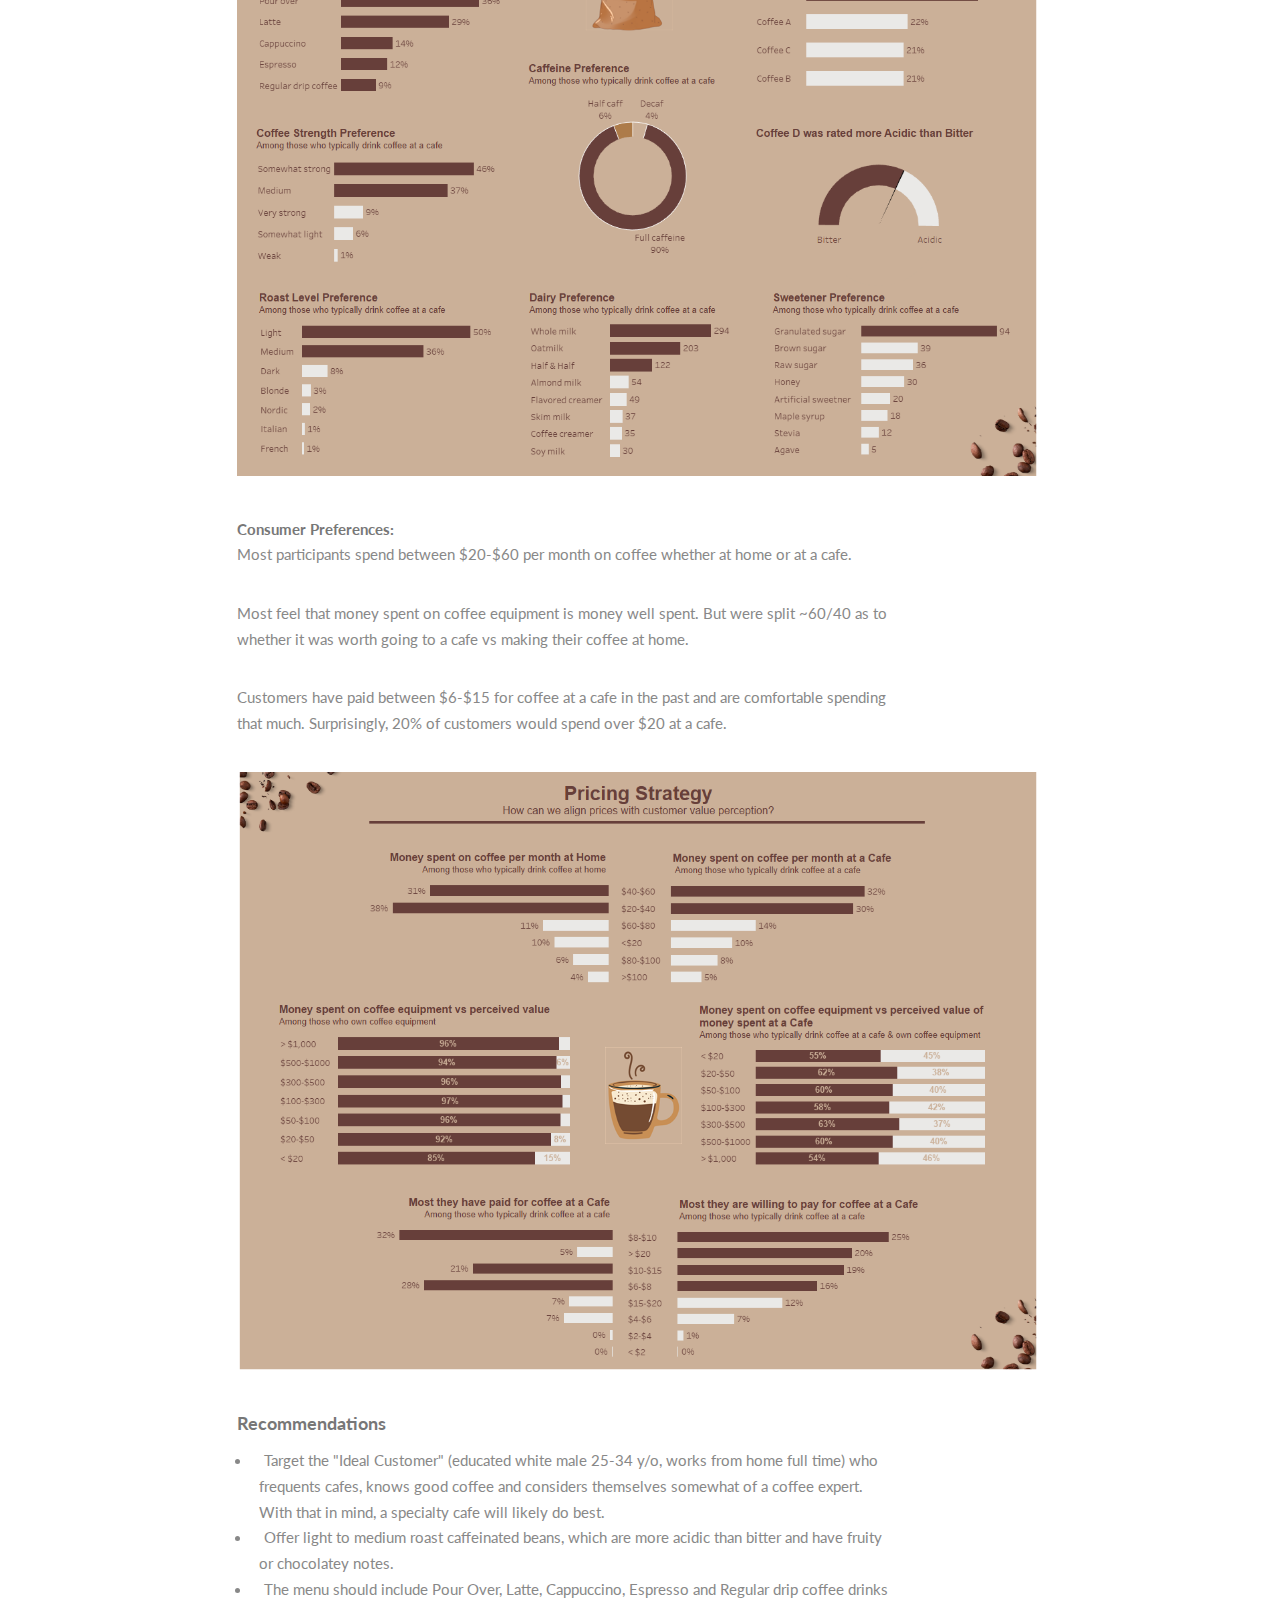
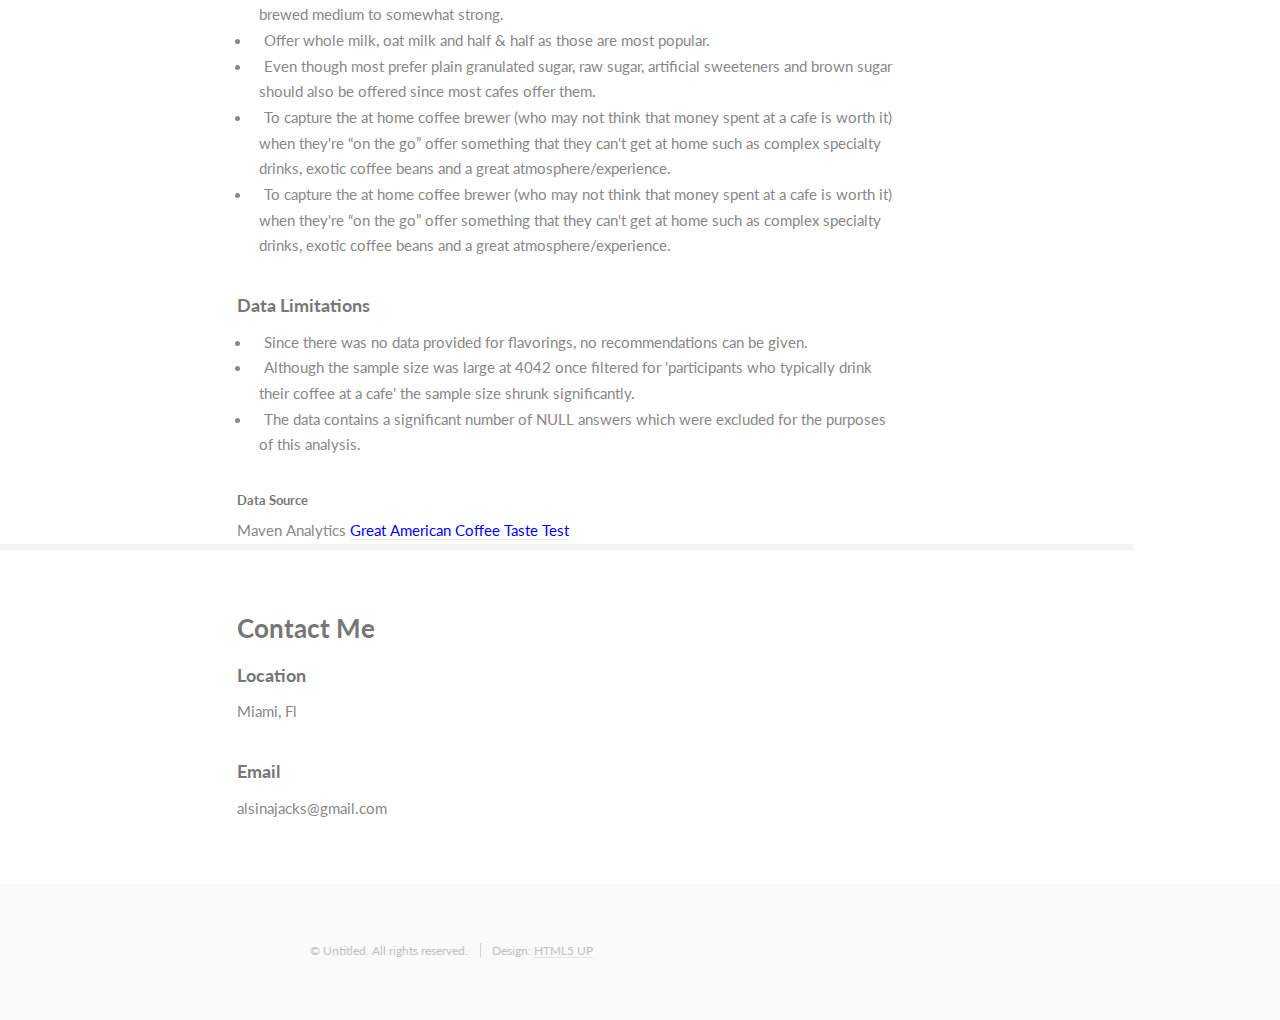
<file: New-Maven-Coffee-Co.html>
<!DOCTYPE HTML>
<!--
	Read Only by HTML5 UP
	html5up.net | @ajlkn
	Free for personal and commercial use under the CCA 3.0 license (html5up.net/license)
-->
<html>
	<head>
		<!-- Google tag (gtag.js) -->
<script async src="https://www.googletagmanager.com/gtag/js?id=G-HEQWYS3XQ9"></script>
<script>
  window.dataLayer = window.dataLayer || [];
  function gtag(){dataLayer.push(arguments);}
  gtag('js', new Date());

  gtag('config', 'G-HEQWYS3XQ9');
</script>
		
		
		<title>New Maven Coffee co. Investor Proposal</title>
		<meta charset="utf-8" />
		<meta name="viewport" content="width=device-width, initial-scale=1, user-scalable=no" />
		<link rel="stylesheet" href="assets/css/main.css" />
		<style>
    .sudo {
        text-indent: 5px;
    }
     </style>
	</head>
	<body class="is-preload">

		<!-- Header -->
			<section id="header">
				<header>
					<span class="image avatar"><img src="images/avatar.jpg" alt="" /></span>
					<h1 id="logo"><a href="#">Jacqueline Alsina</a></h1>
					<p>Data Analyst<p></p>
					<p>Versed in Excel, SQL and Tableau<p></p>
						<p> </p>
						<ul class="icons">
							<li><a href="https://www.linkedin.com/in/jacqueline-alsina/" target="_blank" class="icon brands fa-linkedin"><span class="label">Linkedin</span></a></li>
							<li><a href="https://github.com/JacquelineAlsi" target="_blank" class="icon brands fa-github"><span class="label">Github</span></a></li>
						</ul>
						
				</header>
				<nav id="nav">
					<ul>
						<li><a href="#Contact">Contact</a></li>
					</ul>
				</nav>
			
			</section>

		<!-- Wrapper -->
			<div id="wrapper">

				<!-- Main -->
					<div id="main">

												
								<div class="container">
								<p></p><a href="https://jacquelinealsi.github.io/" class="button">Back</a>
								<header class="major">
									
									<img src="images/Coffee title.png" alt="" width="800" height="262">
								
								</header>
									
								
																		
								<h4>Introduction</h4>
									<p>Hired as an Analytics Consultant by a group of fictitious investors looking to open their first coffee shop, the New Maven Coffee Co., I leverage insights from "The Great American Coffee Taste Test" survey and provide data driven strategy 
									to gain an understanding of the booming US coffee market.</p>

									<p>This comprehensive analysis provides an in-depth understanding of the tastes, preferences, and buying habits of American coffee lovers. With a strategic roadmap in hand, New Maven Coffee Co. will be well-positioned to capitalize on the vast 
										potential of the US coffee market, ensuring their journey begins on a path to success.</p> 
									
									<p><img src="images/Coffee.png" alt="" width="800" height="600"></p>
									
									<p><b>To view the full interactive Tableau Dashboard click <a href="https://public.tableau.com/views/MavenCoffeeChallenge/Story1?:language=en-US&:sid=&:display_count=n&:origin=viz_share_link" style="color: blue" target="_blank" </a>Here</a></b>

																		
									<h4>Business Questions</h4>
									<ol class="sudo"><li>Target audience: What type of customer should we target, and what are their preferences?</li>
											<li>Product offering: What types of coffee beans and drinks should we offer?</li>
											<li>Pricing strategy: How can we align prices with customer value perception?</li></ol>
									
									<h4>About the Data</h4>
									<p>Responses to "The Great American Coffee Taste Test" consisting of 4042 survey participants, various questions and a coffee taste test. The data contains 1 table consisting of 11 fields and 4043 records in csv format.</p>
																		
									<h4>Tools Used</h4>
									<p>Excel (Data Cleaning)
									<br>Tableau (Exploration & Visualization)</p>
									
									<h4>Analysis</h4>
               							   <p>Survey responses only from participants who typically drink their coffee at cafes were used to identify the "Ideal Customer" and their preferences. This is the 
                   					 type of customer we should target as they are more likely to frequent New Maven Coffee Co.</p>
                  
								<h4>Insights</h4>
							<b>Target Audience & Customer Preferences:</b>
							<p>Most participants feel that they are coffee connoisseurs and drink coffee because they like the taste, need the caffeine or out of ritual.</p>
								<p>Although most participants drink coffee at home, when on the go they prefer to get their coffee either at a specialty cafe, a regular cafe or at one of the national coffee chains.</p>
									<p>They also tend to drink 1-2 cups of black coffee per day.</p>
                 						<p><img src="images/coffee ideal customer.png" alt="" width="800" height="600"></p>
									
							
							<b>Coffee and Bean Preferences:</b>
							<p>Most participants prefer their coffee medium to somewhat strong and brewed from a light to medium roast bean.</p>
                  					<p>The vote for fully caffeinated coffee was almost unanimous.</p>
               					   <p>Coffee D was rated the best tasting coffee and was found by the participants to be more acidic than bitter.</p>
							<p><img src="images/coffee preferences.png" alt="" width="800" height="600"></p>
							
							<b>Consumer Preferences:</b>
							<p>Most participants spend between $20-$60 per month on coffee whether at home or at a cafe.</p>
								<p>Most feel that money spent on coffee equipment is money well spent. But were split ~60/40 as to whether it was worth going to a cafe vs making their coffee at home.</p>
								<p>Customers have paid between $6-$15 for coffee at a cafe in the past and are comfortable spending that much. Surprisingly, 20% of customers would spend over $20 at a cafe.</p>
								<p><img src="images/coffee spend.png" alt="" width="800" height="600"></p>
									
								<h4>Recommendations</h4>
								<ul class="sudo"><li>Target the "Ideal Customer" (educated white male 25-34 y/o, works from home full time) who frequents cafes, knows good coffee and considers themselves 
                   						 somewhat of a coffee expert. With that in mind, a specialty cafe will likely do best.</li>
								<li>Offer light to medium roast caffeinated beans, which are more acidic than bitter and have fruity or chocolatey notes.</li>
								<li>The menu should include Pour Over, Latte, Cappuccino, Espresso and Regular drip coffee drinks brewed medium to somewhat strong.</li>
								<li>Offer whole milk, oat milk and half & half as those are most popular.</li>
                 						  <li>Even though most prefer plain granulated sugar, raw sugar, artificial sweeteners and brown sugar should also be offered since most cafes offer them.</li>
                  						  <li>To capture the at home coffee brewer (who may not think that money spent at a cafe is worth it) when they're “on the go” offer something that they can't get at home 
                    						  such as complex specialty drinks, exotic coffee beans and a great atmosphere/experience.</li>
                  						  <li>To capture the at home coffee brewer (who may not think that money spent at a cafe is worth it) when they're “on the go” offer something that they can't get at home 
                    						  such as complex specialty drinks, exotic coffee beans and a great atmosphere/experience.</li></ul></p>
									
									
								<h4>Data Limitations</h4>
							<ul class="sudo"><li>Since there was no data provided for flavorings, no recommendations can be given.</li>
									<li>Although the sample size was large at 4042 once filtered for 'participants who typically drink their coffee at a cafe' the sample size shrunk significantly.</li>
									<li>The data contains a significant number of NULL answers which were excluded for the purposes of this analysis.</li></ul>
										
									
								<h5>Data Source</h5>
									Maven Analytics <a href="https://mavenanalytics.io/challenges/maven-coffee-challenge/30" style="color: blue" target="_blank" </a>Great American Coffee Taste Test</a>
									
													
							</div> 

						</section>  

						<!-- Contact -->
							<section id="Contact">
								<div class="container">
									<h3>Contact Me</h3>
									<h4>Location</h4>
									<p>Miami, Fl</p>
									<h4>Email</h4>
									<p>alsinajacks@gmail.com</p>
																	
											</div>
										</div>
									</form>
								</div>
							</section>

						<!-- Five -->
						<!--
							<section id="five">
								<div class="container">
									<h3>Elements</h3>

									
				</div>

				<!-- Footer -->
					<section id="footer">
						<div class="container">
							<ul class="copyright">
								<li>&copy; Untitled. All rights reserved.</li><li>Design: <a href="http://html5up.net">HTML5 UP</a></li>
							</ul>
						</div>
					</section>

			</div>

		<!-- Scripts -->
			<script src="assets/js/jquery.min.js"></script>
			<script src="assets/js/jquery.scrollex.min.js"></script>
			<script src="assets/js/jquery.scrolly.min.js"></script>
			<script src="assets/js/browser.min.js"></script>
			<script src="assets/js/breakpoints.min.js"></script>
			<script src="assets/js/util.js"></script>
			<script src="assets/js/main.js"></script>

	</body>
</html>
</file>
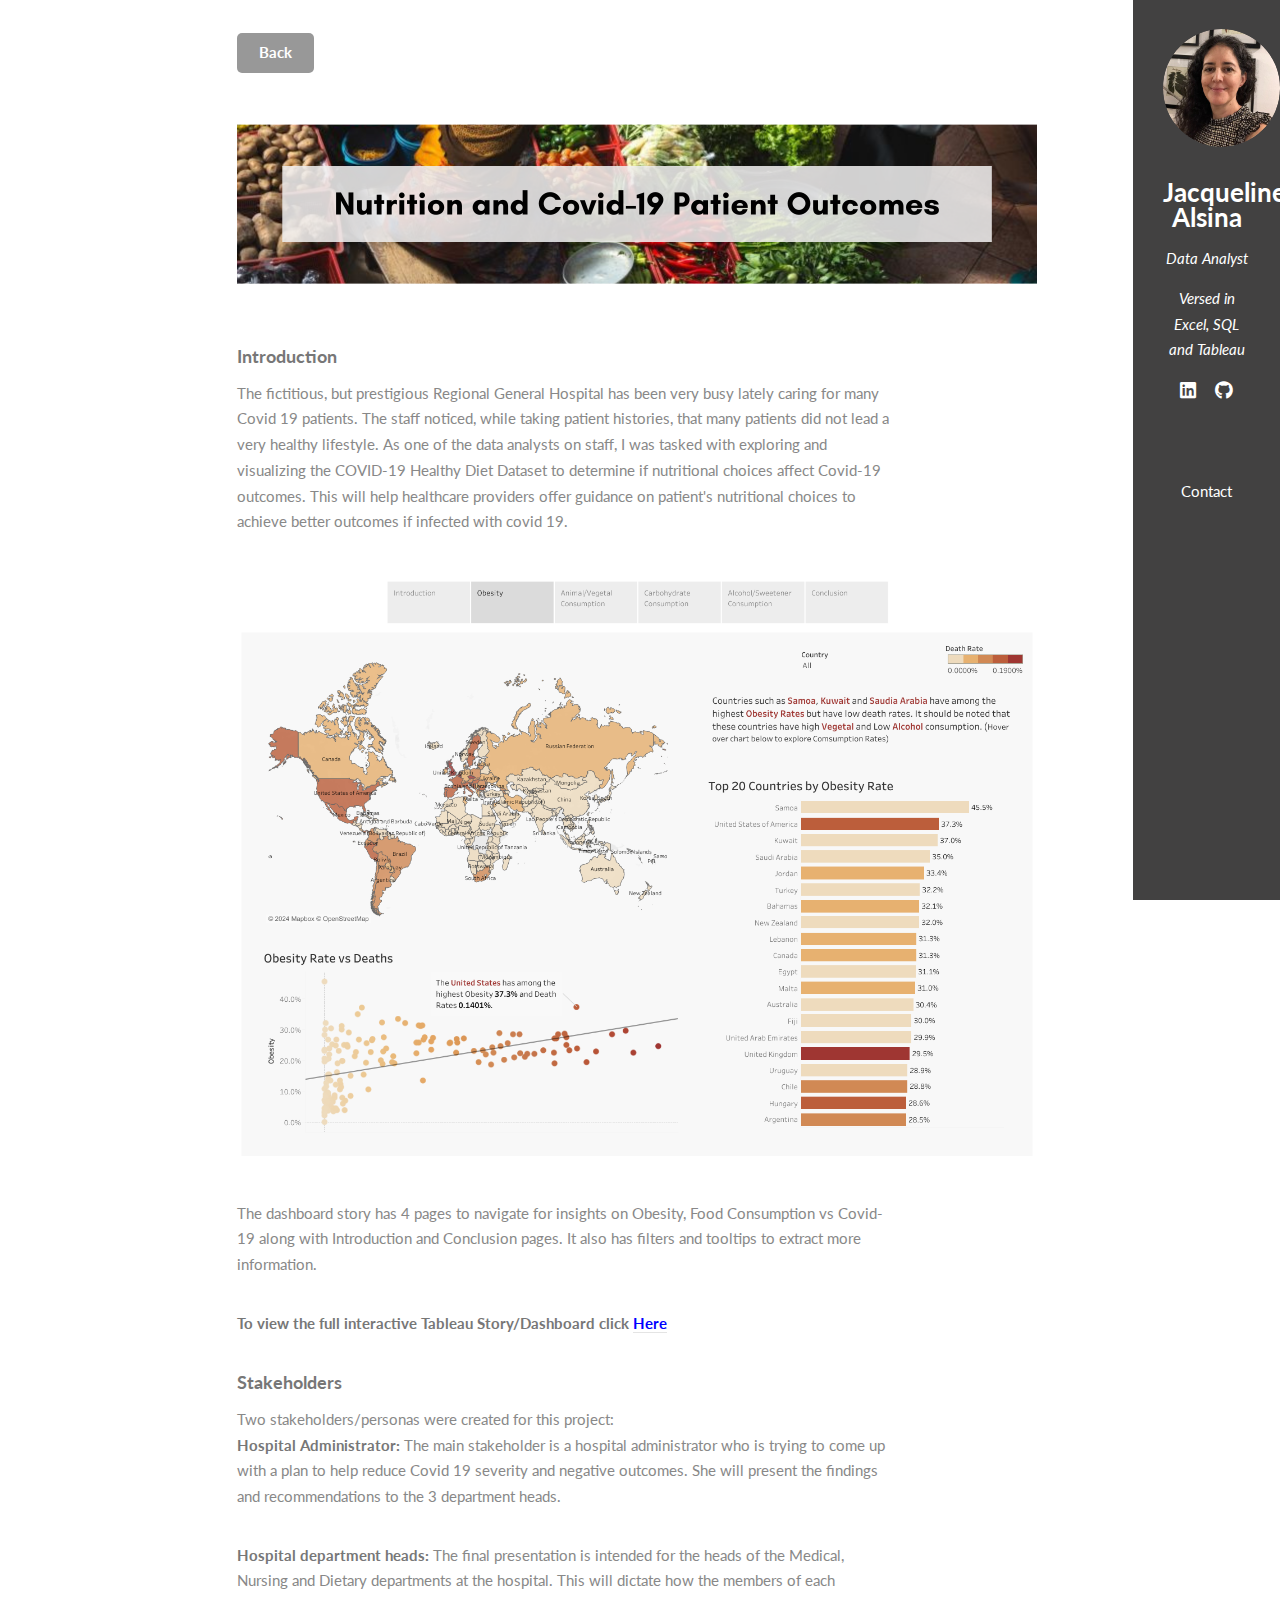
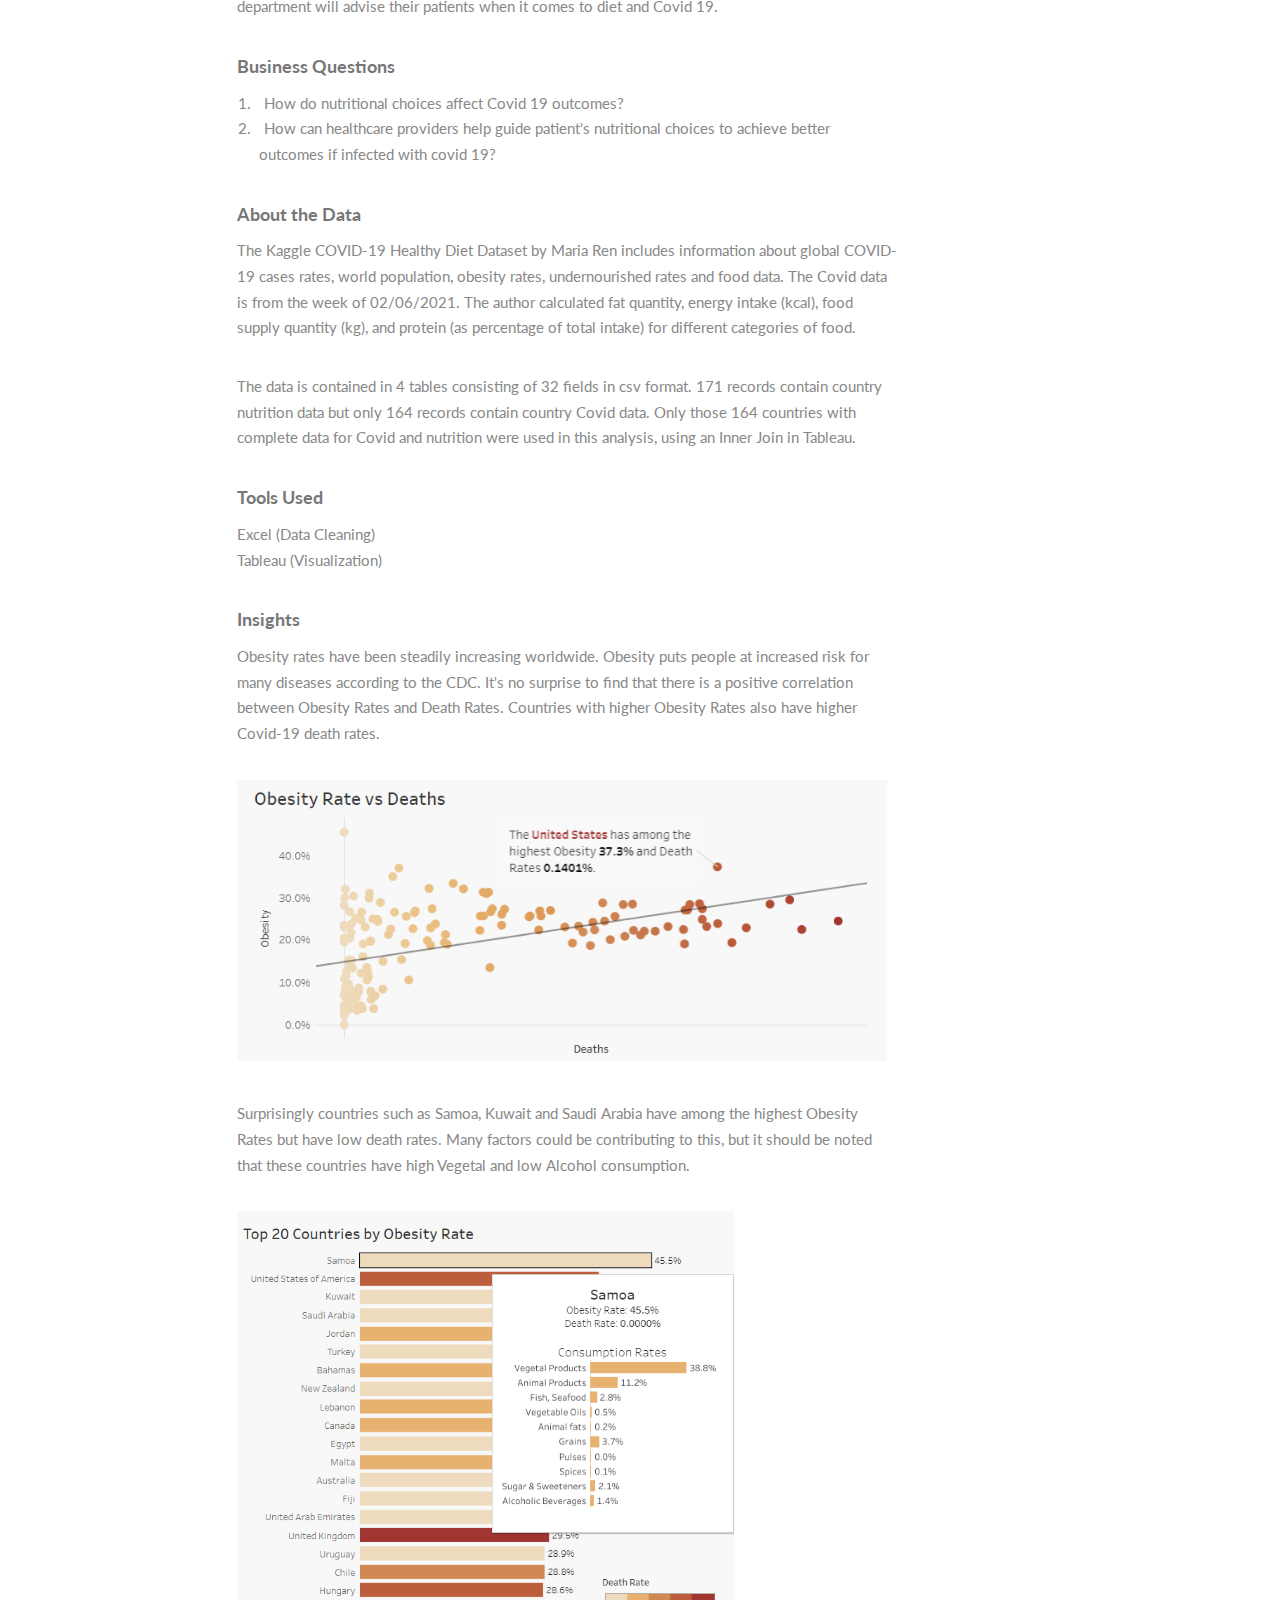
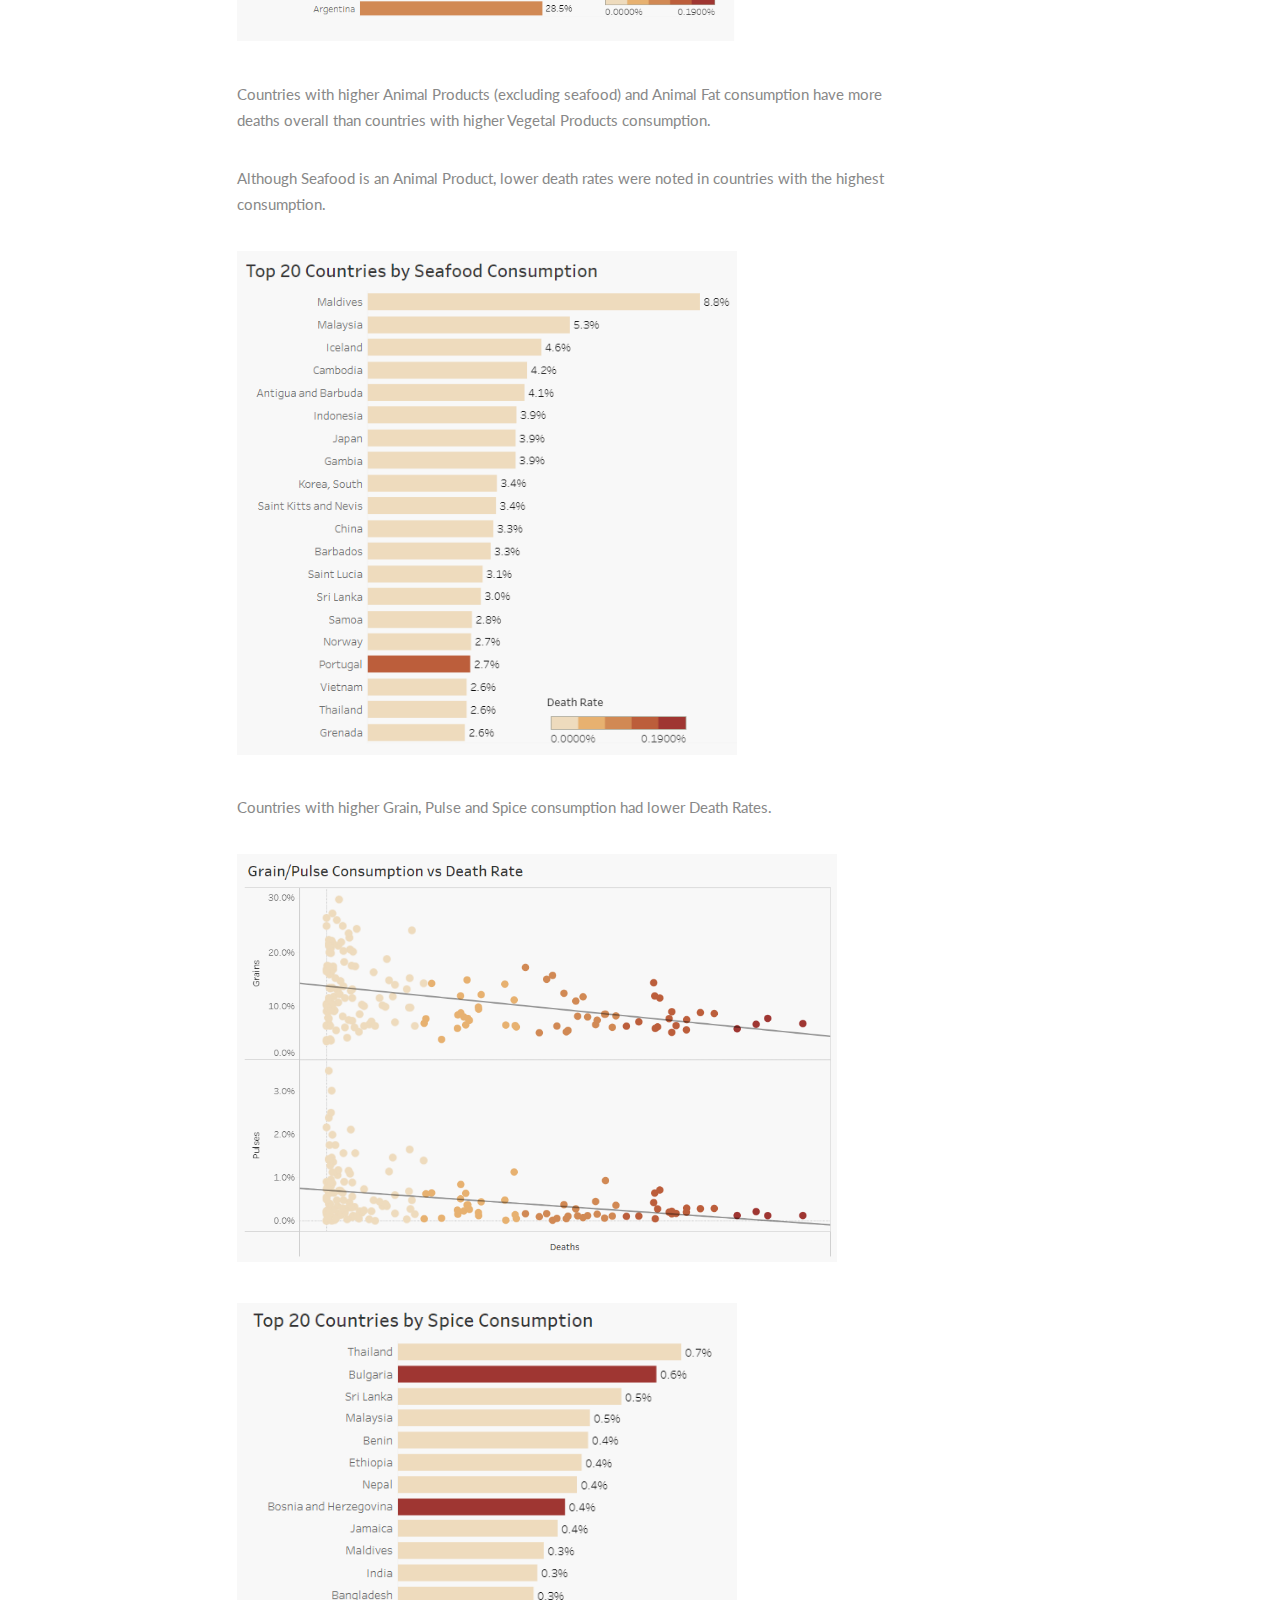
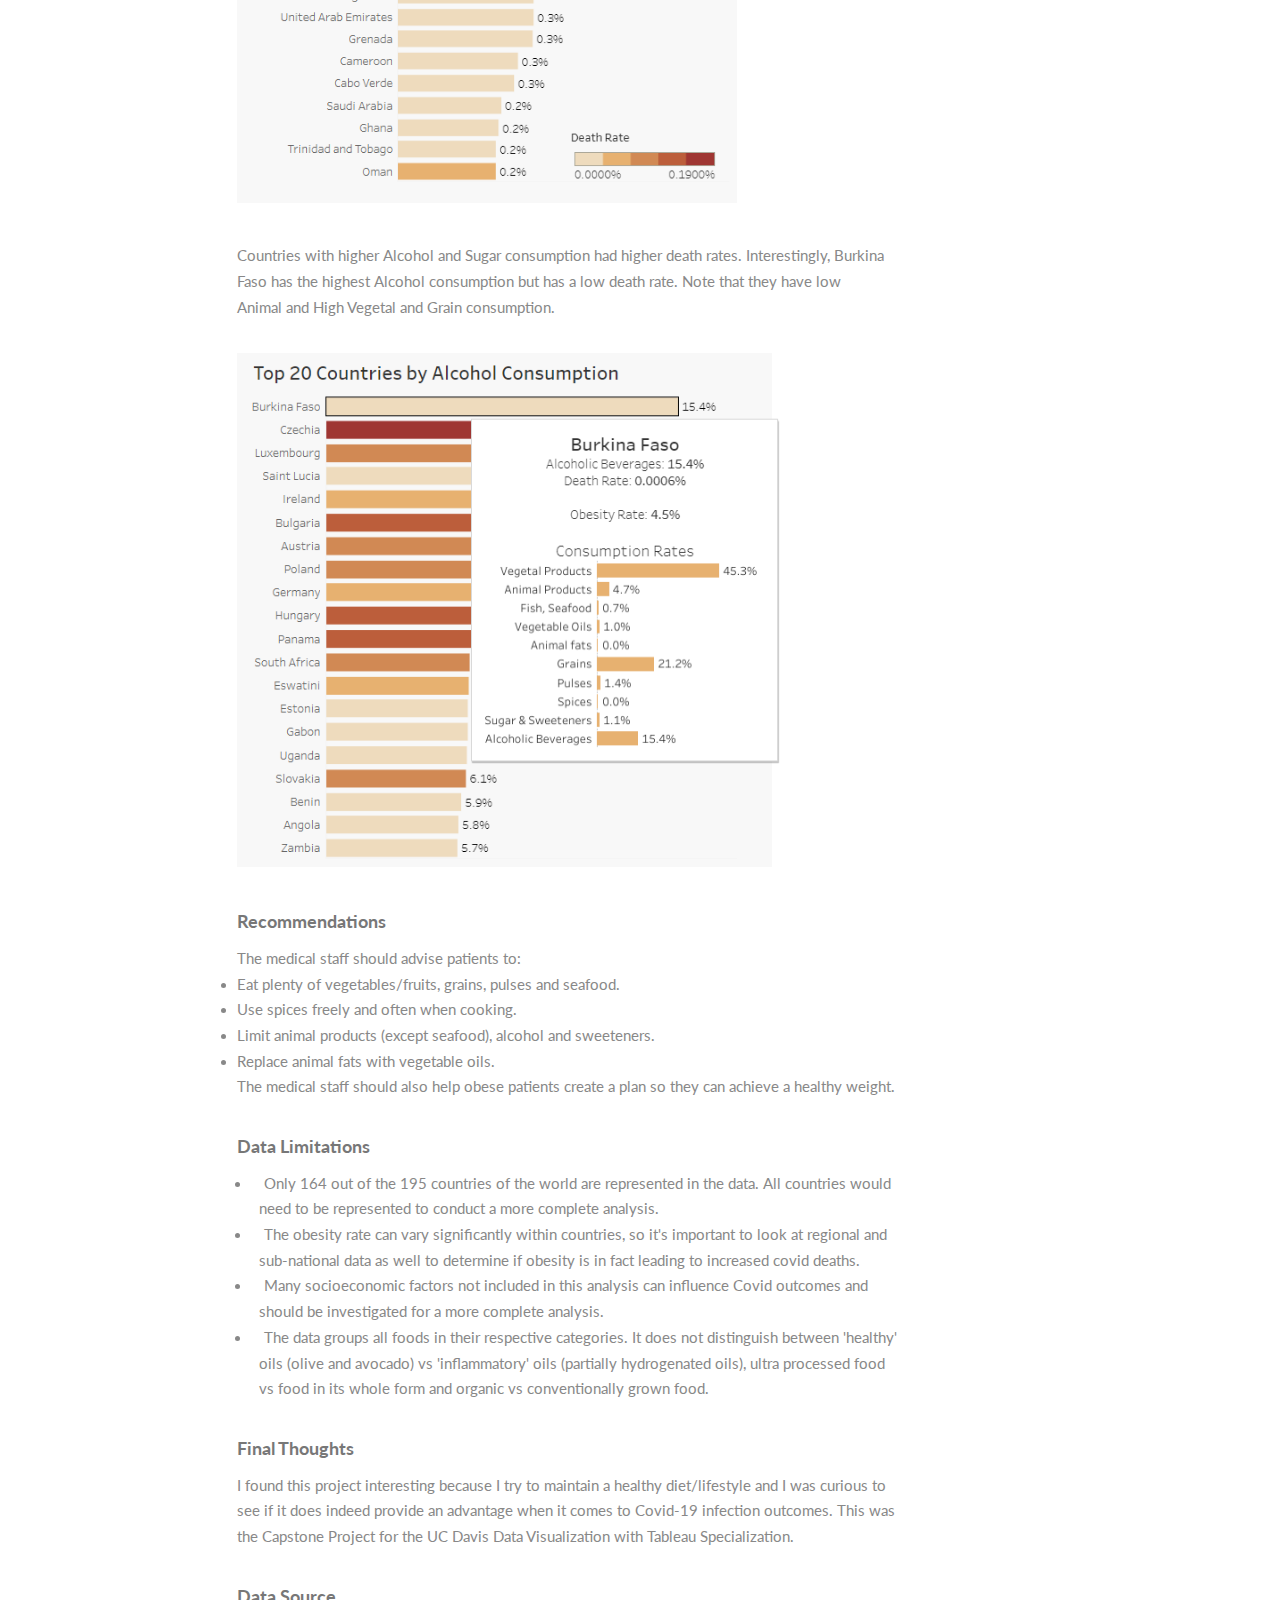
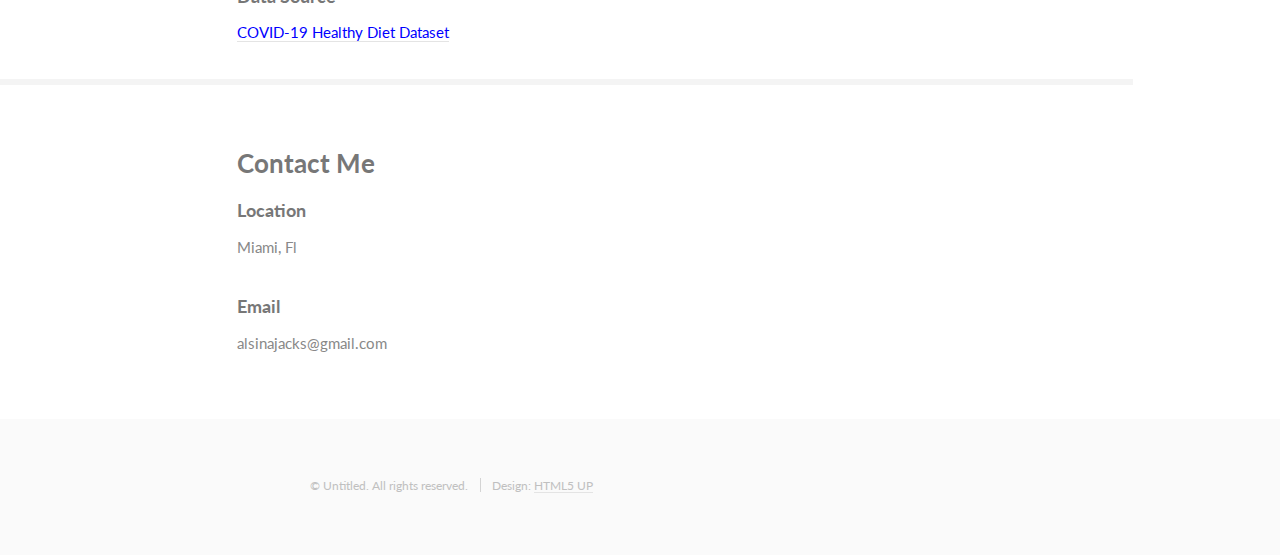
<file: Nutrition-and-Covid19.html>
<!DOCTYPE HTML>
<!--
	Read Only by HTML5 UP
	html5up.net | @ajlkn
	Free for personal and commercial use under the CCA 3.0 license (html5up.net/license)
-->
<html>
	<head>
		<!-- Google tag (gtag.js) -->
<script async src="https://www.googletagmanager.com/gtag/js?id=G-HEQWYS3XQ9"></script>
<script>
  window.dataLayer = window.dataLayer || [];
  function gtag(){dataLayer.push(arguments);}
  gtag('js', new Date());

  gtag('config', 'G-HEQWYS3XQ9');
</script>
		
		<title>Nutrition and Covid 19 Analysis in Tableau</title>
		<meta charset="utf-8" />
		<meta name="viewport" content="width=device-width, initial-scale=1, user-scalable=no" />
		<link rel="stylesheet" href="assets/css/main.css" />
		<style>
    .sudo {
        text-indent: 5px;
    }
     </style>
	</head>
	<body class="is-preload">

		<!-- Header -->
			<section id="header">
				<header>
					<span class="image avatar"><img src="images/avatar.jpg" alt="" /></span>
					<h1 id="logo"><a href="#">Jacqueline Alsina</a></h1>
					<p>Data Analyst<p></p>
					<p>Versed in Excel, SQL and Tableau<p></p>
						<p> </p>
						<ul class="icons">
							<li><a href="https://www.linkedin.com/in/jacqueline-alsina/" target="_blank" class="icon brands fa-linkedin"><span class="label">Linkedin</span></a></li>
							<li><a href="https://github.com/JacquelineAlsi" target="_blank" class="icon brands fa-github"><span class="label">Github</span></a></li>
						</ul>
						
				</header>
				<nav id="nav">
					<ul>
						<li><a href="#Contact">Contact</a></li>
					</ul>
				</nav>
			
			</section>

		<!-- Wrapper -->
			<div id="wrapper">

				<!-- Main -->
					<div id="main">

												
								<div class="container">
								<p></p><a href="https://jacquelinealsi.github.io/" class="button">Back</a>
								<header class="major">
									
								</header>
								
								<img src="images/Covid Title.png" alt="" width="800" height="262">
																		
								<h4>Introduction</h4>
									<p>The fictitious, but prestigious Regional General Hospital has been very busy lately caring for many Covid 19 patients. The staff noticed, while 
									taking patient histories, that many patients did not lead a very healthy lifestyle. As one of the data analysts on staff, 
									I was tasked with exploring and visualizing the COVID-19 Healthy Diet Dataset to determine if nutritional choices affect Covid-19 outcomes. 
									This will help healthcare providers offer guidance on patient's nutritional choices to achieve better outcomes if infected with covid 19.</p>
																		
																			
									<p><img src="images/covid dash.png" alt="" width="800" height="592"></p>
								
									<p>The dashboard story has 4 pages to navigate for insights on Obesity, Food Consumption vs Covid-19 along with Introduction and Conclusion pages. 							
									It also has filters and tooltips to extract more information.</p>
									
									<p><b>To view the full interactive Tableau Story/Dashboard click <a href="https://public.tableau.com/app/profile/jacqueline.alsina/viz/NutritionandCovid19/Story1" style="color: blue" target="_blank" </a>Here</a></b></p>      

								<h4>Stakeholders</h4>
									Two stakeholders/personas were created for this project:
								        <p><b>Hospital Administrator:</b> The main stakeholder is a hospital administrator who is trying to come up with a plan to help reduce Covid 19 
									severity and negative outcomes. She will present the findings and recommendations to the 3 department heads.</p>
									<p><b>Hospital department heads:</b> The final presentation is intended for the heads of the Medical, Nursing and Dietary departments at the hospital. 
									This will dictate how the members of each department will advise their patients when it comes to diet and Covid 19.</p>
									
									<h4>Business Questions</h4>
									<ol class="sudo"><li>How do nutritional choices affect Covid 19 outcomes?</li>
									<li>How can healthcare providers help guide patient's nutritional choices to achieve better outcomes if infected with covid 19?</li></ol>
									
									<h4>About the Data</h4>
									<p>The Kaggle COVID-19 Healthy Diet Dataset by Maria Ren includes information about global COVID-19 cases rates, world population, obesity rates, undernourished rates and food data. The
									Covid data is from the week of 02/06/2021. The author calculated fat quantity, energy intake (kcal), food supply quantity (kg), and protein (as percentage of total intake) for different categories of 
									food.</p>
									<p>The data is contained in 4 tables consisting of 32 fields in csv format. 171 records contain country nutrition data but only 164 records contain country Covid data. Only those 164 countries with
									complete data for Covid and nutrition were used in this analysis, using an Inner Join in Tableau.</p>
									
								<h4>Tools Used</h4>
									<p>Excel (Data Cleaning)
									<br>Tableau (Visualization)</p>
									
																									
								<h4>Insights</h4>
									<p>Obesity rates have been steadily increasing worldwide. Obesity puts people at increased risk for many diseases according to the CDC. It's no surprise to find that 
									there is a positive correlation between Obesity Rates and Death Rates. Countries with higher Obesity Rates also have higher Covid-19 death rates.</p>
									
									<p><img src="images/covid obesity rate.png" alt="" width="650" height="281"></p>
									
									<p>Surprisingly countries such as Samoa, Kuwait and Saudi Arabia have among the highest Obesity Rates but have low death rates. Many factors could be contributing to this, but 
									it should be noted that these countries have high Vegetal and low Alcohol consumption.</p>
									
									<p><img src="images/covid samoa.png" alt="" width="500" height="430"></p>
									
									<p>Countries with higher Animal Products (excluding seafood) and Animal Fat consumption have more deaths overall than countries with
									higher Vegetal Products consumption.</p>
									
									<p>Although Seafood is an Animal Product, lower death rates were noted in countries with the highest consumption.</p>
									
									<p><img src="images/covid seafood.png" alt="" width="500" height="504"></p>
									
									<p>Countries with higher Grain, Pulse and Spice consumption had lower Death Rates.</p>
									
									<p><img src="images/covid carbs.png" alt="" width="600" height="408"></p>

									<p><img src="images/covid spice.png" alt="" width="500" height="500"></p>
									
									<p>Countries with higher Alcohol and Sugar consumption had higher death rates. Interestingly, Burkina Faso has the highest Alcohol
									consumption but has a low death rate. Note that they have low Animal and High Vegetal and Grain consumption.</p>
									
									<p><img src="images/covid alcohol.png" alt="" width="550" height="514"></p>
									
								<h4>Recommendations</h4>
									The medical staff should advise patients to:
									<li>Eat plenty of vegetables/fruits, grains, pulses and seafood.
									<li>Use spices freely and often when cooking.
									<li>Limit animal products (except seafood), alcohol and sweeteners.
									<li>Replace animal fats with vegetable oils.</li></ul>
									<p>The medical staff should also help obese patients create a plan so they can achieve a healthy weight.</p>
									
								<h4>Data Limitations</h4>
								<ul class="sudo"><li>Only 164 out of the 195 countries of the world are represented in the data. All countries would need to be represented to conduct a more complete analysis.
									<li>The obesity rate can vary significantly within countries, so it's important to look at regional and sub-national data as well to determine if obesity is in fact 
									leading to increased covid deaths.
									<li>Many socioeconomic factors not included in this analysis can influence Covid outcomes and should be investigated for a more complete analysis.
									<li>The data groups all foods in their respective categories. It does not distinguish between
									'healthy' oils (olive and avocado) vs 'inflammatory' oils (partially hydrogenated oils),
									ultra processed food vs food in its whole form and organic vs conventionally grown food.</li></ul></p>
									
								<h4>Final Thoughts</h4>
									<p>I found this project interesting because I try to maintain a healthy diet/lifestyle and I was curious to see if it does indeed provide an 
									advantage when it comes to Covid-19 infection outcomes. This was the Capstone Project for the UC Davis Data Visualization with Tableau Specialization.</p>
										
								<p><h4>Data Source</h4>
									<a href="https://www.kaggle.com/datasets/mariaren/covid19-healthy-diet-dataset" style="color: blue" target="_blank" </a>COVID-19 Healthy Diet Dataset</a></p>
													
							</div> 

						</section>  

						<!-- Contact -->
							<section id="Contact">
								<div class="container">
									<h3>Contact Me</h3>
									<h4>Location</h4>
									<p>Miami, Fl</p>
									<h4>Email</h4>
									<p>alsinajacks@gmail.com</p>
																	
											</div>
										</div>
									</form>
								</div>
							</section>

						<!-- Five -->
						<!--
							<section id="five">
								<div class="container">
									<h3>Elements</h3>

									
				</div>

				<!-- Footer -->
					<section id="footer">
						<div class="container">
							<ul class="copyright">
								<li>&copy; Untitled. All rights reserved.</li><li>Design: <a href="http://html5up.net">HTML5 UP</a></li>
							</ul>
						</div>
					</section>

			</div>

		<!-- Scripts -->
			<script src="assets/js/jquery.min.js"></script>
			<script src="assets/js/jquery.scrollex.min.js"></script>
			<script src="assets/js/jquery.scrolly.min.js"></script>
			<script src="assets/js/browser.min.js"></script>
			<script src="assets/js/breakpoints.min.js"></script>
			<script src="assets/js/util.js"></script>
			<script src="assets/js/main.js"></script>

	</body>
</html>
</file>
<file: assets/css/main.css>
@import url("fontawesome-all.min.css");
@import url("https://fonts.googleapis.com/css?family=Lato:400,400italic,700,700italic|Source+Code+Pro:400");

/*
	Read Only by HTML5 UP
	html5up.net | @ajlkn
	Free for personal and commercial use under the CCA 3.0 license (html5up.net/license)
*/

html, body, div, span, applet, object,
iframe, h1, h2, h3, h4, h5, h6, p, blockquote,
pre, a, abbr, acronym, address, big, cite,
code, del, dfn, em, img, ins, kbd, q, s, samp,
small, strike, strong, sub, sup, tt, var, b,
u, i, center, dl, dt, dd, ol, ul, li, fieldset,
form, label, legend, table, caption, tbody,
tfoot, thead, tr, th, td, article, aside,
canvas, details, embed, figure, figcaption,
footer, header, hgroup, menu, nav, output, ruby,
section, summary, time, mark, audio, video {
	margin: 0;
	padding: 0;
	border: 0;
	font-size: 100%;
	font: inherit;
	vertical-align: baseline;}

article, aside, details, figcaption, figure,
footer, header, hgroup, menu, nav, section {
	display: block;}

body {
	line-height: 1;
}

ol, ul {
	list-style: none;
}

blockquote, q {
	quotes: none;
}

	blockquote:before, blockquote:after, q:before, q:after {
		content: '';
		content: none;
	}

table {
	border-collapse: collapse;
	border-spacing: 0;
}

body {
	-webkit-text-size-adjust: none;
}

mark {
	background-color: transparent;
	color: inherit;
}

input::-moz-focus-inner {
	border: 0;
	padding: 0;
}

input, select, textarea {
	-moz-appearance: none;
	-webkit-appearance: none;
	-ms-appearance: none;
	appearance: none;
}

/* Basic */

	html {
		box-sizing: border-box;
	}

	*, *:before, *:after {
		box-sizing: inherit;
	}

	body {
		background: #fff;
	}

		body.is-preload *, body.is-preload *:before, body.is-preload *:after {
			-moz-animation: none !important;
			-webkit-animation: none !important;
			-ms-animation: none !important;
			animation: none !important;
			-moz-transition: none !important;
			-webkit-transition: none !important;
			-ms-transition: none !important;
			transition: none !important;
		}

	body, input, select, textarea {
		color: #888;
		font-family: "Lato", sans-serif;
		font-size: 16pt;
		font-weight: 400;
		line-height: 1.75em;
	}

	a {
		-moz-transition: color 0.2s ease-in-out, border-color 0.2s ease-in-out;
		-webkit-transition: color 0.2s ease-in-out, border-color 0.2s ease-in-out;
		-ms-transition: color 0.2s ease-in-out, border-color 0.2s ease-in-out;
		transition: color 0.2s ease-in-out, border-color 0.2s ease-in-out;
		border-bottom: solid 1px #e4e4e4;
		color: inherit;
		text-decoration: none;
	}

		a:hover {
			border-bottom-color: transparent;
			color: #565151 !important;
		}

	strong, b {
		color: #777;
		font-weight: 700;
	}

	em, i {
		font-style: italic;
	}

	p {
		margin: 0 0 2.25em 0;
	}

	h1, h2, h3, h4, h5, h6 {
		color: #777;
		font-weight: 700;
		line-height: 1em;
		margin: 0 0 0.5625em 0;
	}

		h1 a, h2 a, h3 a, h4 a, h5 a, h6 a {
			border: 0;
			color: inherit;
			text-decoration: none;
		}

	h2 {
		font-size: 2em;
		line-height: 1.5em;
	}

	h3 {
		font-size: 1.75em;
		line-height: 1.5em;
	}

	h4 {
		font-size: 1.25em;
		line-height: 1.5em;
	}

	h5 {
		font-size: 0.9em;
		line-height: 1.5em;
	}

	h6 {
		font-size: 0.7em;
		line-height: 1.5em;
	}

	sub {
		font-size: 0.8em;
		position: relative;
		top: 0.5em;
	}

	sup {
		font-size: 0.8em;
		position: relative;
		top: -0.5em;
	}

	hr {
		border: 0;
		border-bottom: solid 2px #f4f4f4;
		margin: 2.25em 0;
	}

		hr.major {
			margin: 3.375em 0;
		}

	blockquote {
		border-left: solid 8px #e4e4e4;
		font-style: italic;
		margin: 0 0 2.25em 0;
		padding: 0.5em 0 0.5em 2em;
	}

	code {
		background: #555;
		border-radius: 5px;
		color: #fff;
		font-family: "Source Code Pro", monospace;
		font-size: 0.9em;
		margin: 0 0.25em;
		padding: 0.25em 0.65em;
	}

	pre {
		font-family: "Source Code Pro", monospace;
		font-size: 0.9em;
		margin: 0 0 2.25em 0;
	}

		pre code {
			-webkit-overflow-scrolling: touch;
			display: block;
			line-height: 1.5em;
			overflow-x: auto;
			padding: 1em 1.5em;
		}

	.align-left {
		text-align: left;
	}

	.align-center {
		text-align: center;
	}

	.align-right {
		text-align: right;
	}

/* Row */

	.row {
		display: flex;
		flex-wrap: wrap;
		box-sizing: border-box;
		align-items: stretch;
	}

		.row > * {
			box-sizing: border-box;
		}

		.row.gtr-uniform > * > :last-child {
			margin-bottom: 0;
		}

		.row.aln-left {
			justify-content: flex-start;
		}

		.row.aln-center {
			justify-content: center;
		}

		.row.aln-right {
			justify-content: flex-end;
		}

		.row.aln-top {
			align-items: flex-start;
		}

		.row.aln-middle {
			align-items: center;
		}

		.row.aln-bottom {
			align-items: flex-end;
		}

		.row > .imp {
			order: -1;
		}

		.row > .col-1 {
			width: 8.33333%;
		}

		.row > .off-1 {
			margin-left: 8.33333%;
		}

		.row > .col-2 {
			width: 16.66667%;
		}

		.row > .off-2 {
			margin-left: 16.66667%;
		}

		.row > .col-3 {
			width: 25%;
		}

		.row > .off-3 {
			margin-left: 25%;
		}

		.row > .col-4 {
			width: 33.33333%;
		}

		.row > .off-4 {
			margin-left: 33.33333%;
		}

		.row > .col-5 {
			width: 41.66667%;
		}

		.row > .off-5 {
			margin-left: 41.66667%;
		}

		.row > .col-6 {
			width: 50%;
		}

		.row > .off-6 {
			margin-left: 50%;
		}

		.row > .col-7 {
			width: 58.33333%;
		}

		.row > .off-7 {
			margin-left: 58.33333%;
		}

		.row > .col-8 {
			width: 66.66667%;
		}

		.row > .off-8 {
			margin-left: 66.66667%;
		}

		.row > .col-9 {
			width: 75%;
		}

		.row > .off-9 {
			margin-left: 75%;
		}

		.row > .col-10 {
			width: 83.33333%;
		}

		.row > .off-10 {
			margin-left: 83.33333%;
		}

		.row > .col-11 {
			width: 91.66667%;
		}

		.row > .off-11 {
			margin-left: 91.66667%;
		}

		.row > .col-12 {
			width: 100%;
		}

		.row > .off-12 {
			margin-left: 100%;
		}

		.row.gtr-0 {
			margin-top: 0;
			margin-left: 0em;
		}

			.row.gtr-0 > * {
				padding: 0 0 0 0em;
			}

			.row.gtr-0.gtr-uniform {
				margin-top: 0em;
			}

				.row.gtr-0.gtr-uniform > * {
					padding-top: 0em;
				}

		.row.gtr-25 {
			margin-top: 0;
			margin-left: -0.5em;
		}

			.row.gtr-25 > * {
				padding: 0 0 0 0.5em;
			}

			.row.gtr-25.gtr-uniform {
				margin-top: -0.5em;
			}

				.row.gtr-25.gtr-uniform > * {
					padding-top: 0.5em;
				}

		.row.gtr-50 {
			margin-top: 0;
			margin-left: -1em;
		}

			.row.gtr-50 > * {
				padding: 0 0 0 1em;
			}

			.row.gtr-50.gtr-uniform {
				margin-top: -1em;
			}

				.row.gtr-50.gtr-uniform > * {
					padding-top: 1em;
				}

		.row {
			margin-top: 0;
			margin-left: -2em;
		}

			.row > * {
				padding: 0 0 0 2em;
			}

			.row.gtr-uniform {
				margin-top: -2em;
			}

				.row.gtr-uniform > * {
					padding-top: 2em;
				}

		.row.gtr-150 {
			margin-top: 0;
			margin-left: -3em;
		}

			.row.gtr-150 > * {
				padding: 0 0 0 3em;
			}

			.row.gtr-150.gtr-uniform {
				margin-top: -3em;
			}

				.row.gtr-150.gtr-uniform > * {
					padding-top: 3em;
				}

		.row.gtr-200 {
			margin-top: 0;
			margin-left: -4em;
		}

			.row.gtr-200 > * {
				padding: 0 0 0 4em;
			}

			.row.gtr-200.gtr-uniform {
				margin-top: -4em;
			}

				.row.gtr-200.gtr-uniform > * {
					padding-top: 4em;
				}

		@media screen and (max-width: 1680px) {

			.row {
				display: flex;
				flex-wrap: wrap;
				box-sizing: border-box;
				align-items: stretch;
			}

				.row > * {
					box-sizing: border-box;
				}

				.row.gtr-uniform > * > :last-child {
					margin-bottom: 0;
				}

				.row.aln-left {
					justify-content: flex-start;
				}

				.row.aln-center {
					justify-content: center;
				}

				.row.aln-right {
					justify-content: flex-end;
				}

				.row.aln-top {
					align-items: flex-start;
				}

				.row.aln-middle {
					align-items: center;
				}

				.row.aln-bottom {
					align-items: flex-end;
				}

				.row > .imp-xlarge {
					order: -1;
				}

				.row > .col-1-xlarge {
					width: 8.33333%;
				}

				.row > .off-1-xlarge {
					margin-left: 8.33333%;
				}

				.row > .col-2-xlarge {
					width: 16.66667%;
				}

				.row > .off-2-xlarge {
					margin-left: 16.66667%;
				}

				.row > .col-3-xlarge {
					width: 25%;
				}

				.row > .off-3-xlarge {
					margin-left: 25%;
				}

				.row > .col-4-xlarge {
					width: 33.33333%;
				}

				.row > .off-4-xlarge {
					margin-left: 33.33333%;
				}

				.row > .col-5-xlarge {
					width: 41.66667%;
				}

				.row > .off-5-xlarge {
					margin-left: 41.66667%;
				}

				.row > .col-6-xlarge {
					width: 50%;
				}

				.row > .off-6-xlarge {
					margin-left: 50%;
				}

				.row > .col-7-xlarge {
					width: 58.33333%;
				}

				.row > .off-7-xlarge {
					margin-left: 58.33333%;
				}

				.row > .col-8-xlarge {
					width: 66.66667%;
				}

				.row > .off-8-xlarge {
					margin-left: 66.66667%;
				}

				.row > .col-9-xlarge {
					width: 75%;
				}

				.row > .off-9-xlarge {
					margin-left: 75%;
				}

				.row > .col-10-xlarge {
					width: 83.33333%;
				}

				.row > .off-10-xlarge {
					margin-left: 83.33333%;
				}

				.row > .col-11-xlarge {
					width: 91.66667%;
				}

				.row > .off-11-xlarge {
					margin-left: 91.66667%;
				}

				.row > .col-12-xlarge {
					width: 100%;
				}

				.row > .off-12-xlarge {
					margin-left: 100%;
				}

				.row.gtr-0 {
					margin-top: 0;
					margin-left: 0em;
				}

					.row.gtr-0 > * {
						padding: 0 0 0 0em;
					}

					.row.gtr-0.gtr-uniform {
						margin-top: 0em;
					}

						.row.gtr-0.gtr-uniform > * {
							padding-top: 0em;
						}

				.row.gtr-25 {
					margin-top: 0;
					margin-left: -0.5em;
				}

					.row.gtr-25 > * {
						padding: 0 0 0 0.5em;
					}

					.row.gtr-25.gtr-uniform {
						margin-top: -0.5em;
					}

						.row.gtr-25.gtr-uniform > * {
							padding-top: 0.5em;
						}

				.row.gtr-50 {
					margin-top: 0;
					margin-left: -1em;
				}

					.row.gtr-50 > * {
						padding: 0 0 0 1em;
					}

					.row.gtr-50.gtr-uniform {
						margin-top: -1em;
					}

						.row.gtr-50.gtr-uniform > * {
							padding-top: 1em;
						}

				.row {
					margin-top: 0;
					margin-left: -2em;
				}

					.row > * {
						padding: 0 0 0 2em;
					}

					.row.gtr-uniform {
						margin-top: -2em;
					}

						.row.gtr-uniform > * {
							padding-top: 2em;
						}

				.row.gtr-150 {
					margin-top: 0;
					margin-left: -3em;
				}

					.row.gtr-150 > * {
						padding: 0 0 0 3em;
					}

					.row.gtr-150.gtr-uniform {
						margin-top: -3em;
					}

						.row.gtr-150.gtr-uniform > * {
							padding-top: 3em;
						}

				.row.gtr-200 {
					margin-top: 0;
					margin-left: -4em;
				}

					.row.gtr-200 > * {
						padding: 0 0 0 4em;
					}

					.row.gtr-200.gtr-uniform {
						margin-top: -4em;
					}

						.row.gtr-200.gtr-uniform > * {
							padding-top: 4em;
						}

		}

		@media screen and (max-width: 1280px) {

			.row {
				display: flex;
				flex-wrap: wrap;
				box-sizing: border-box;
				align-items: stretch;
			}

				.row > * {
					box-sizing: border-box;
				}

				.row.gtr-uniform > * > :last-child {
					margin-bottom: 0;
				}

				.row.aln-left {
					justify-content: flex-start;
				}

				.row.aln-center {
					justify-content: center;
				}

				.row.aln-right {
					justify-content: flex-end;
				}

				.row.aln-top {
					align-items: flex-start;
				}

				.row.aln-middle {
					align-items: center;
				}

				.row.aln-bottom {
					align-items: flex-end;
				}

				.row > .imp-large {
					order: -1;
				}

				.row > .col-1-large {
					width: 8.33333%;
				}

				.row > .off-1-large {
					margin-left: 8.33333%;
				}

				.row > .col-2-large {
					width: 16.66667%;
				}

				.row > .off-2-large {
					margin-left: 16.66667%;
				}

				.row > .col-3-large {
					width: 25%;
				}

				.row > .off-3-large {
					margin-left: 25%;
				}

				.row > .col-4-large {
					width: 33.33333%;
				}

				.row > .off-4-large {
					margin-left: 33.33333%;
				}

				.row > .col-5-large {
					width: 41.66667%;
				}

				.row > .off-5-large {
					margin-left: 41.66667%;
				}

				.row > .col-6-large {
					width: 50%;
				}

				.row > .off-6-large {
					margin-left: 50%;
				}

				.row > .col-7-large {
					width: 58.33333%;
				}

				.row > .off-7-large {
					margin-left: 58.33333%;
				}

				.row > .col-8-large {
					width: 66.66667%;
				}

				.row > .off-8-large {
					margin-left: 66.66667%;
				}

				.row > .col-9-large {
					width: 75%;
				}

				.row > .off-9-large {
					margin-left: 75%;
				}

				.row > .col-10-large {
					width: 83.33333%;
				}

				.row > .off-10-large {
					margin-left: 83.33333%;
				}

				.row > .col-11-large {
					width: 91.66667%;
				}

				.row > .off-11-large {
					margin-left: 91.66667%;
				}

				.row > .col-12-large {
					width: 100%;
				}

				.row > .off-12-large {
					margin-left: 100%;
				}

				.row.gtr-0 {
					margin-top: 0;
					margin-left: 0em;
				}

					.row.gtr-0 > * {
						padding: 0 0 0 0em;
					}

					.row.gtr-0.gtr-uniform {
						margin-top: 0em;
					}

						.row.gtr-0.gtr-uniform > * {
							padding-top: 0em;
						}

				.row.gtr-25 {
					margin-top: 0;
					margin-left: -0.375em;
				}

					.row.gtr-25 > * {
						padding: 0 0 0 0.375em;
					}

					.row.gtr-25.gtr-uniform {
						margin-top: -0.375em;
					}

						.row.gtr-25.gtr-uniform > * {
							padding-top: 0.375em;
						}

				.row.gtr-50 {
					margin-top: 0;
					margin-left: -0.75em;
				}

					.row.gtr-50 > * {
						padding: 0 0 0 0.75em;
					}

					.row.gtr-50.gtr-uniform {
						margin-top: -0.75em;
					}

						.row.gtr-50.gtr-uniform > * {
							padding-top: 0.75em;
						}

				.row {
					margin-top: 0;
					margin-left: -1.5em;
				}

					.row > * {
						padding: 0 0 0 1.5em;
					}

					.row.gtr-uniform {
						margin-top: -1.5em;
					}

						.row.gtr-uniform > * {
							padding-top: 1.5em;
						}

				.row.gtr-150 {
					margin-top: 0;
					margin-left: -2.25em;
				}

					.row.gtr-150 > * {
						padding: 0 0 0 2.25em;
					}

					.row.gtr-150.gtr-uniform {
						margin-top: -2.25em;
					}

						.row.gtr-150.gtr-uniform > * {
							padding-top: 2.25em;
						}

				.row.gtr-200 {
					margin-top: 0;
					margin-left: -3em;
				}

					.row.gtr-200 > * {
						padding: 0 0 0 3em;
					}

					.row.gtr-200.gtr-uniform {
						margin-top: -3em;
					}

						.row.gtr-200.gtr-uniform > * {
							padding-top: 3em;
						}

		}

		@media screen and (max-width: 1024px) {

			.row {
				display: flex;
				flex-wrap: wrap;
				box-sizing: border-box;
				align-items: stretch;
			}

				.row > * {
					box-sizing: border-box;
				}

				.row.gtr-uniform > * > :last-child {
					margin-bottom: 0;
				}

				.row.aln-left {
					justify-content: flex-start;
				}

				.row.aln-center {
					justify-content: center;
				}

				.row.aln-right {
					justify-content: flex-end;
				}

				.row.aln-top {
					align-items: flex-start;
				}

				.row.aln-middle {
					align-items: center;
				}

				.row.aln-bottom {
					align-items: flex-end;
				}

				.row > .imp-medium {
					order: -1;
				}

				.row > .col-1-medium {
					width: 8.33333%;
				}

				.row > .off-1-medium {
					margin-left: 8.33333%;
				}

				.row > .col-2-medium {
					width: 16.66667%;
				}

				.row > .off-2-medium {
					margin-left: 16.66667%;
				}

				.row > .col-3-medium {
					width: 25%;
				}

				.row > .off-3-medium {
					margin-left: 25%;
				}

				.row > .col-4-medium {
					width: 33.33333%;
				}

				.row > .off-4-medium {
					margin-left: 33.33333%;
				}

				.row > .col-5-medium {
					width: 41.66667%;
				}

				.row > .off-5-medium {
					margin-left: 41.66667%;
				}

				.row > .col-6-medium {
					width: 50%;
				}

				.row > .off-6-medium {
					margin-left: 50%;
				}

				.row > .col-7-medium {
					width: 58.33333%;
				}

				.row > .off-7-medium {
					margin-left: 58.33333%;
				}

				.row > .col-8-medium {
					width: 66.66667%;
				}

				.row > .off-8-medium {
					margin-left: 66.66667%;
				}

				.row > .col-9-medium {
					width: 75%;
				}

				.row > .off-9-medium {
					margin-left: 75%;
				}

				.row > .col-10-medium {
					width: 83.33333%;
				}

				.row > .off-10-medium {
					margin-left: 83.33333%;
				}

				.row > .col-11-medium {
					width: 91.66667%;
				}

				.row > .off-11-medium {
					margin-left: 91.66667%;
				}

				.row > .col-12-medium {
					width: 100%;
				}

				.row > .off-12-medium {
					margin-left: 100%;
				}

				.row.gtr-0 {
					margin-top: 0;
					margin-left: 0em;
				}

					.row.gtr-0 > * {
						padding: 0 0 0 0em;
					}

					.row.gtr-0.gtr-uniform {
						margin-top: 0em;
					}

						.row.gtr-0.gtr-uniform > * {
							padding-top: 0em;
						}

				.row.gtr-25 {
					margin-top: 0;
					margin-left: -0.375em;
				}

					.row.gtr-25 > * {
						padding: 0 0 0 0.375em;
					}

					.row.gtr-25.gtr-uniform {
						margin-top: -0.375em;
					}

						.row.gtr-25.gtr-uniform > * {
							padding-top: 0.375em;
						}

				.row.gtr-50 {
					margin-top: 0;
					margin-left: -0.75em;
				}

					.row.gtr-50 > * {
						padding: 0 0 0 0.75em;
					}

					.row.gtr-50.gtr-uniform {
						margin-top: -0.75em;
					}

						.row.gtr-50.gtr-uniform > * {
							padding-top: 0.75em;
						}

				.row {
					margin-top: 0;
					margin-left: -1.5em;
				}

					.row > * {
						padding: 0 0 0 1.5em;
					}

					.row.gtr-uniform {
						margin-top: -1.5em;
					}

						.row.gtr-uniform > * {
							padding-top: 1.5em;
						}

				.row.gtr-150 {
					margin-top: 0;
					margin-left: -2.25em;
				}

					.row.gtr-150 > * {
						padding: 0 0 0 2.25em;
					}

					.row.gtr-150.gtr-uniform {
						margin-top: -2.25em;
					}

						.row.gtr-150.gtr-uniform > * {
							padding-top: 2.25em;
						}

				.row.gtr-200 {
					margin-top: 0;
					margin-left: -3em;
				}

					.row.gtr-200 > * {
						padding: 0 0 0 3em;
					}

					.row.gtr-200.gtr-uniform {
						margin-top: -3em;
					}

						.row.gtr-200.gtr-uniform > * {
							padding-top: 3em;
						}

		}

		@media screen and (max-width: 736px) {

			.row {
				display: flex;
				flex-wrap: wrap;
				box-sizing: border-box;
				align-items: stretch;
			}

				.row > * {
					box-sizing: border-box;
				}

				.row.gtr-uniform > * > :last-child {
					margin-bottom: 0;
				}

				.row.aln-left {
					justify-content: flex-start;
				}

				.row.aln-center {
					justify-content: center;
				}

				.row.aln-right {
					justify-content: flex-end;
				}

				.row.aln-top {
					align-items: flex-start;
				}

				.row.aln-middle {
					align-items: center;
				}

				.row.aln-bottom {
					align-items: flex-end;
				}

				.row > .imp-small {
					order: -1;
				}

				.row > .col-1-small {
					width: 8.33333%;
				}

				.row > .off-1-small {
					margin-left: 8.33333%;
				}

				.row > .col-2-small {
					width: 16.66667%;
				}

				.row > .off-2-small {
					margin-left: 16.66667%;
				}

				.row > .col-3-small {
					width: 25%;
				}

				.row > .off-3-small {
					margin-left: 25%;
				}

				.row > .col-4-small {
					width: 33.33333%;
				}

				.row > .off-4-small {
					margin-left: 33.33333%;
				}

				.row > .col-5-small {
					width: 41.66667%;
				}

				.row > .off-5-small {
					margin-left: 41.66667%;
				}

				.row > .col-6-small {
					width: 50%;
				}

				.row > .off-6-small {
					margin-left: 50%;
				}

				.row > .col-7-small {
					width: 58.33333%;
				}

				.row > .off-7-small {
					margin-left: 58.33333%;
				}

				.row > .col-8-small {
					width: 66.66667%;
				}

				.row > .off-8-small {
					margin-left: 66.66667%;
				}

				.row > .col-9-small {
					width: 75%;
				}

				.row > .off-9-small {
					margin-left: 75%;
				}

				.row > .col-10-small {
					width: 83.33333%;
				}

				.row > .off-10-small {
					margin-left: 83.33333%;
				}

				.row > .col-11-small {
					width: 91.66667%;
				}

				.row > .off-11-small {
					margin-left: 91.66667%;
				}

				.row > .col-12-small {
					width: 100%;
				}

				.row > .off-12-small {
					margin-left: 100%;
				}

				.row.gtr-0 {
					margin-top: 0;
					margin-left: 0em;
				}

					.row.gtr-0 > * {
						padding: 0 0 0 0em;
					}

					.row.gtr-0.gtr-uniform {
						margin-top: 0em;
					}

						.row.gtr-0.gtr-uniform > * {
							padding-top: 0em;
						}

				.row.gtr-25 {
					margin-top: 0;
					margin-left: -0.3125em;
				}

					.row.gtr-25 > * {
						padding: 0 0 0 0.3125em;
					}

					.row.gtr-25.gtr-uniform {
						margin-top: -0.3125em;
					}

						.row.gtr-25.gtr-uniform > * {
							padding-top: 0.3125em;
						}

				.row.gtr-50 {
					margin-top: 0;
					margin-left: -0.625em;
				}

					.row.gtr-50 > * {
						padding: 0 0 0 0.625em;
					}

					.row.gtr-50.gtr-uniform {
						margin-top: -0.625em;
					}

						.row.gtr-50.gtr-uniform > * {
							padding-top: 0.625em;
						}

				.row {
					margin-top: 0;
					margin-left: -1.25em;
				}

					.row > * {
						padding: 0 0 0 1.25em;
					}

					.row.gtr-uniform {
						margin-top: -1.25em;
					}

						.row.gtr-uniform > * {
							padding-top: 1.25em;
						}

				.row.gtr-150 {
					margin-top: 0;
					margin-left: -1.875em;
				}

					.row.gtr-150 > * {
						padding: 0 0 0 1.875em;
					}

					.row.gtr-150.gtr-uniform {
						margin-top: -1.875em;
					}

						.row.gtr-150.gtr-uniform > * {
							padding-top: 1.875em;
						}

				.row.gtr-200 {
					margin-top: 0;
					margin-left: -2.5em;
				}

					.row.gtr-200 > * {
						padding: 0 0 0 2.5em;
					}

					.row.gtr-200.gtr-uniform {
						margin-top: -2.5em;
					}

						.row.gtr-200.gtr-uniform > * {
							padding-top: 2.5em;
						}

		}

		@media screen and (max-width: 480px) {

			.row {
				display: flex;
				flex-wrap: wrap;
				box-sizing: border-box;
				align-items: stretch;
			}

				.row > * {
					box-sizing: border-box;
				}

				.row.gtr-uniform > * > :last-child {
					margin-bottom: 0;
				}

				.row.aln-left {
					justify-content: flex-start;
				}

				.row.aln-center {
					justify-content: center;
				}

				.row.aln-right {
					justify-content: flex-end;
				}

				.row.aln-top {
					align-items: flex-start;
				}

				.row.aln-middle {
					align-items: center;
				}

				.row.aln-bottom {
					align-items: flex-end;
				}

				.row > .imp-xsmall {
					order: -1;
				}

				.row > .col-1-xsmall {
					width: 8.33333%;
				}

				.row > .off-1-xsmall {
					margin-left: 8.33333%;
				}

				.row > .col-2-xsmall {
					width: 16.66667%;
				}

				.row > .off-2-xsmall {
					margin-left: 16.66667%;
				}

				.row > .col-3-xsmall {
					width: 25%;
				}

				.row > .off-3-xsmall {
					margin-left: 25%;
				}

				.row > .col-4-xsmall {
					width: 33.33333%;
				}

				.row > .off-4-xsmall {
					margin-left: 33.33333%;
				}

				.row > .col-5-xsmall {
					width: 41.66667%;
				}

				.row > .off-5-xsmall {
					margin-left: 41.66667%;
				}

				.row > .col-6-xsmall {
					width: 50%;
				}

				.row > .off-6-xsmall {
					margin-left: 50%;
				}

				.row > .col-7-xsmall {
					width: 58.33333%;
				}

				.row > .off-7-xsmall {
					margin-left: 58.33333%;
				}

				.row > .col-8-xsmall {
					width: 66.66667%;
				}

				.row > .off-8-xsmall {
					margin-left: 66.66667%;
				}

				.row > .col-9-xsmall {
					width: 75%;
				}

				.row > .off-9-xsmall {
					margin-left: 75%;
				}

				.row > .col-10-xsmall {
					width: 83.33333%;
				}

				.row > .off-10-xsmall {
					margin-left: 83.33333%;
				}

				.row > .col-11-xsmall {
					width: 91.66667%;
				}

				.row > .off-11-xsmall {
					margin-left: 91.66667%;
				}

				.row > .col-12-xsmall {
					width: 100%;
				}

				.row > .off-12-xsmall {
					margin-left: 100%;
				}

				.row.gtr-0 {
					margin-top: 0;
					margin-left: 0em;
				}

					.row.gtr-0 > * {
						padding: 0 0 0 0em;
					}

					.row.gtr-0.gtr-uniform {
						margin-top: 0em;
					}

						.row.gtr-0.gtr-uniform > * {
							padding-top: 0em;
						}

				.row.gtr-25 {
					margin-top: 0;
					margin-left: -0.3125em;
				}

					.row.gtr-25 > * {
						padding: 0 0 0 0.3125em;
					}

					.row.gtr-25.gtr-uniform {
						margin-top: -0.3125em;
					}

						.row.gtr-25.gtr-uniform > * {
							padding-top: 0.3125em;
						}

				.row.gtr-50 {
					margin-top: 0;
					margin-left: -0.625em;
				}

					.row.gtr-50 > * {
						padding: 0 0 0 0.625em;
					}

					.row.gtr-50.gtr-uniform {
						margin-top: -0.625em;
					}

						.row.gtr-50.gtr-uniform > * {
							padding-top: 0.625em;
						}

				.row {
					margin-top: 0;
					margin-left: -1.25em;
				}

					.row > * {
						padding: 0 0 0 1.25em;
					}

					.row.gtr-uniform {
						margin-top: -1.25em;
					}

						.row.gtr-uniform > * {
							padding-top: 1.25em;
						}

				.row.gtr-150 {
					margin-top: 0;
					margin-left: -1.875em;
				}

					.row.gtr-150 > * {
						padding: 0 0 0 1.875em;
					}

					.row.gtr-150.gtr-uniform {
						margin-top: -1.875em;
					}

						.row.gtr-150.gtr-uniform > * {
							padding-top: 1.875em;
						}

				.row.gtr-200 {
					margin-top: 0;
					margin-left: -2.5em;
				}

					.row.gtr-200 > * {
						padding: 0 0 0 2.5em;
					}

					.row.gtr-200.gtr-uniform {
						margin-top: -2.5em;
					}

						.row.gtr-200.gtr-uniform > * {
							padding-top: 2.5em;
						}

		}

/* Container */

	.container {
		margin: 0 auto;
		max-width: calc(100% - 4.5em);
		width: 45em;
	}

		.container.xsmall {
			width: 11.25em;
		}

		.container.small {
			width: 22.5em;
		}

		.container.medium {
			width: 33.75em;
		}

		.container.large {
			width: 56.25em;
		}

		.container.xlarge {
			width: 67.5em;
		}

		.container.max {
			width: 100%;
		}

		@media screen and (max-width: 1024px) {

			.container {
				width: 100% !important;
			}

		}

		@media screen and (max-width: 480px) {

			.container {
				max-width: calc(100% - 3.375em);
			}

		}

/* Section/Article */

	section.special, article.special {
		text-align: center;
	}

	header p {
		color: #aaa;
		position: relative;
		margin: 0 0 1.6875em 0;
	}

	header h2 + p {
		font-size: 1.25em;
		margin-top: -0.5em;
		line-height: 1.5em;
	}

	header h3 + p {
		font-size: 1.1em;
		margin-top: -0.35em;
		line-height: 1.5em;
	}

	header h4 + p,
	header h5 + p,
	header h6 + p {
		font-size: 0.9em;
		margin-top: -0.25em;
		line-height: 1.5em;
	}

	header.major h2 {
		color: #424141;
		font-size: 3.5em;
	}

		header.major h2 + p {
			color: #777;
			font-size: 1.75em;
			font-weight: 700;
			margin-top: -0.75em;
		}

/* Form */

	form {
		margin: 0 0 2.25em 0;
	}

	label {
		color: #777;
		display: block;
		font-size: 0.9em;
		font-weight: 700;
		margin: 0 0 1.125em 0;
	}

	input::-moz-focus-inner {
		border: 0;
		padding: 0;
	}

	input[type="text"],
	input[type="password"],
	input[type="email"],
	select,
	textarea {
		-moz-appearance: none;
		-webkit-appearance: none;
		-ms-appearance: none;
		appearance: none;
		border-radius: 5px;
		border: none;
		border: solid 2px #e4e4e4;
		color: inherit;
		display: block;
		outline: 0;
		padding: 0 1em;
		text-decoration: none;
		width: 100%;
	}

		input[type="text"]:invalid,
		input[type="password"]:invalid,
		input[type="email"]:invalid,
		select:invalid,
		textarea:invalid {
			box-shadow: none;
		}

		input[type="text"]:focus,
		input[type="password"]:focus,
		input[type="email"]:focus,
		select:focus,
		textarea:focus {
			border-color: #424141;
		}

	select {
		background-image: url("data:image/svg+xml;charset=utf8,%3Csvg xmlns='http://www.w3.org/2000/svg' width='40' height='40' preserveAspectRatio='none' viewBox='0 0 40 40'%3E%3Cpath d='M9.4,12.3l10.4,10.4l10.4-10.4c0.2-0.2,0.5-0.4,0.9-0.4c0.3,0,0.6,0.1,0.9,0.4l3.3,3.3c0.2,0.2,0.4,0.5,0.4,0.9 c0,0.4-0.1,0.6-0.4,0.9L20.7,31.9c-0.2,0.2-0.5,0.4-0.9,0.4c-0.3,0-0.6-0.1-0.9-0.4L4.3,17.3c-0.2-0.2-0.4-0.5-0.4-0.9 c0-0.4,0.1-0.6,0.4-0.9l3.3-3.3c0.2-0.2,0.5-0.4,0.9-0.4S9.1,12.1,9.4,12.3z' fill='%23e4e4e4' /%3E%3C/svg%3E");
		background-size: 1.25em;
		background-repeat: no-repeat;
		background-position: calc(100% - 1em) center;
		height: 2.75em;
		padding-right: 2.75em;
		text-overflow: ellipsis;
	}

		select option {
			color: #777;
			background: #fff;
		}

		select:focus::-ms-value {
			background-color: transparent;
		}

		select::-ms-expand {
			display: none;
		}

	input[type="text"],
	input[type="password"],
	input[type="email"],
	select {
		height: 2.75em;
	}

	textarea {
		padding: 0.75em 1em;
	}

	input[type="checkbox"],
	input[type="radio"] {
		-moz-appearance: none;
		-webkit-appearance: none;
		-ms-appearance: none;
		appearance: none;
		display: block;
		float: left;
		margin-right: -2em;
		opacity: 0;
		width: 1em;
		z-index: -1;
	}

		input[type="checkbox"] + label,
		input[type="radio"] + label {
			text-decoration: none;
			color: #888;
			cursor: pointer;
			display: inline-block;
			font-size: 1em;
			font-weight: 400;
			padding-left: 2.4em;
			padding-right: 0.75em;
			position: relative;
		}

			input[type="checkbox"] + label:before,
			input[type="radio"] + label:before {
				-moz-osx-font-smoothing: grayscale;
				-webkit-font-smoothing: antialiased;
				display: inline-block;
				font-style: normal;
				font-variant: normal;
				text-rendering: auto;
				line-height: 1;
				text-transform: none !important;
				font-family: 'Font Awesome 5 Free';
				font-weight: 900;
			}

			input[type="checkbox"] + label:before,
			input[type="radio"] + label:before {
				background: #fafafa;
				border-radius: 5px;
				border: solid 2px #e4e4e4;
				content: '';
				display: inline-block;
				font-size: 0.8em;
				height: 2.0625em;
				left: 0;
				line-height: 2.0625em;
				position: absolute;
				text-align: center;
				top: 0;
				width: 2.0625em;
			}

		input[type="checkbox"]:checked + label:before,
		input[type="radio"]:checked + label:before {
			background: #989898;
			border-color: #989898;
			color: #ffffff;
			content: '\f00c';
		}

		input[type="checkbox"]:focus + label:before,
		input[type="radio"]:focus + label:before {
			border-color: #424141;
		}

	input[type="checkbox"] + label:before {
		border-radius: 5px;
	}

	input[type="radio"] + label:before {
		border-radius: 100%;
	}

	::-webkit-input-placeholder {
		color: #aaa !important;
		font-style: italic;
		opacity: 1.0;
	}

	:-moz-placeholder {
		color: #aaa !important;
		font-style: italic;
		opacity: 1.0;
	}

	::-moz-placeholder {
		color: #aaa !important;
		font-style: italic;
		opacity: 1.0;
	}

	:-ms-input-placeholder {
		color: #aaa !important;
		font-style: italic;
		opacity: 1.0;
	}

/* Box */

	.box {
		border-radius: 5px;
		border: solid 2px #e4e4e4;
		margin-bottom: 2.25em;
		padding: 1.5em;
	}

		.box > :last-child,
		.box > :last-child > :last-child,
		.box > :last-child > :last-child > :last-child {
			margin-bottom: 0;
		}

		.box.alt {
			border: 0;
			border-radius: 0;
			padding: 0;
		}

/* Icon */

	.icon {
		text-decoration: none;
		border-bottom: none;
		position: relative;
	}

		.icon:before {
			-moz-osx-font-smoothing: grayscale;
			-webkit-font-smoothing: antialiased;
			display: inline-block;
			font-style: normal;
			font-variant: normal;
			text-rendering: auto;
			line-height: 1;
			text-transform: none !important;
			font-family: 'Font Awesome 5 Free';
			font-weight: 400;
		}

		.icon > .label {
			display: none;
		}

		.icon:before {
			line-height: inherit;
		}

		.icon.solid:before {
			font-weight: 900;
		}

		.icon.brands:before {
			font-family: 'Font Awesome 5 Brands';
		}

/* Image */

	.image {
		border-radius: 5px;
		border: 0;
		display: inline-block;
		position: relative;
	}

		.image[data-position] img {
			-moz-object-fit: cover;
			-webkit-object-fit: cover;
			-ms-object-fit: cover;
			object-fit: cover;
			display: block;
			position: absolute;
			top: 0;
			left: 0;
			width: 100%;
			height: 100%;
		}

		.image[data-position="top left"] img {
			-moz-object-position: top left;
			-webkit-object-position: top left;
			-ms-object-position: top left;
			object-position: top left;
		}

		.image[data-position="top"] img {
			-moz-object-position: top;
			-webkit-object-position: top;
			-ms-object-position: top;
			object-position: top;
		}

		.image[data-position="top right"] img {
			-moz-object-position: top right;
			-webkit-object-position: top right;
			-ms-object-position: top right;
			object-position: top right;
		}

		.image[data-position="right"] img {
			-moz-object-position: right;
			-webkit-object-position: right;
			-ms-object-position: right;
			object-position: right;
		}

		.image[data-position="bottom right"] img {
			-moz-object-position: bottom right;
			-webkit-object-position: bottom right;
			-ms-object-position: bottom right;
			object-position: bottom right;
		}

		.image[data-position="bottom"] img {
			-moz-object-position: bottom;
			-webkit-object-position: bottom;
			-ms-object-position: bottom;
			object-position: bottom;
		}

		.image[data-position="bottom left"] img {
			-moz-object-position: bottom left;
			-webkit-object-position: bottom left;
			-ms-object-position: bottom left;
			object-position: bottom left;
		}

		.image[data-position="left"] img {
			-moz-object-position: left;
			-webkit-object-position: left;
			-ms-object-position: left;
			object-position: left;
		}

		.image[data-position="center"] img {
			-moz-object-position: center;
			-webkit-object-position: center;
			-ms-object-position: center;
			object-position: center;
		}

		.image[data-position="25% 25%"] img {
			-moz-object-position: 25% 25%;
			-webkit-object-position: 25% 25%;
			-ms-object-position: 25% 25%;
			object-position: 25% 25%;
		}

		.image[data-position="75% 25%"] img {
			-moz-object-position: 75% 25%;
			-webkit-object-position: 75% 25%;
			-ms-object-position: 75% 25%;
			object-position: 75% 25%;
		}

		.image[data-position="75% 75%"] img {
			-moz-object-position: 75% 75%;
			-webkit-object-position: 75% 75%;
			-ms-object-position: 75% 75%;
			object-position: 75% 75%;
		}

		.image[data-position="25% 75%"] img {
			-moz-object-position: 25% 75%;
			-webkit-object-position: 25% 75%;
			-ms-object-position: 25% 75%;
			object-position: 25% 75%;
		}

		.image img {
			border-radius: 5px;
			display: block;
		}

		.image.left {
			float: left;
			margin: 0 2.5em 2em 0;
			top: 0.25em;
		}

		.image.right {
			float: right;
			margin: 0 0 2em 2.5em;
			top: 0.25em;
		}

		.image.fit {
			display: block;
			margin: 0 0 2.25em 0;
			width: 100%;
		}

			.image.fit img {
				display: block;
				width: 100%;
			}

		.image.avatar {
			border-radius: 100%;
			overflow: hidden;
		}

			.image.avatar img {
				border-radius: 100%;
				display: block;
				width: 100%;
			}

		.image.main {
			display: block;
			height: 20em;
			border-radius: 0;
		}

			.image.main img {
				border-radius: 0;
			}

/* List */

	ol {
		list-style: decimal;
		margin: 0 0 2.25em 0;
		padding-left: 1.25em;
	}

		ol li {
			padding-left: 0.25em;
		}

	ul {
		list-style: disc;
		margin: 0 0 2.25em 0;
		padding-left: 1em;
	}

		ul li {
			padding-left: 0.5em;
		}

		ul.alt {
			list-style: none;
			padding-left: 0;
		}

			ul.alt li {
				border-top: solid 2px #f4f4f4;
				padding: 0.5em 0;
			}

				ul.alt li:first-child {
					border-top: 0;
					padding-top: 0;
				}

	dl {
		margin: 0 0 2.25em 0;
	}

/* Actions */

	ul.actions {
		display: -moz-flex;
		display: -webkit-flex;
		display: -ms-flex;
		display: flex;
		cursor: default;
		list-style: none;
		margin-left: -1.125em;
		padding-left: 0;
	}

		ul.actions li {
			padding: 0 0 0 1.125em;
			vertical-align: middle;
		}

		ul.actions.special {
			-moz-justify-content: center;
			-webkit-justify-content: center;
			-ms-justify-content: center;
			justify-content: center;
			width: 100%;
			margin-left: 0;
		}

			ul.actions.special li:first-child {
				padding-left: 0;
			}

		ul.actions.stacked {
			-moz-flex-direction: column;
			-webkit-flex-direction: column;
			-ms-flex-direction: column;
			flex-direction: column;
			margin-left: 0;
		}

			ul.actions.stacked li {
				padding: 1.125em 0 0 0;
			}

				ul.actions.stacked li:first-child {
					padding-top: 0;
				}

		ul.actions.fit {
			width: calc(100% + 1.125em);
		}

			ul.actions.fit li {
				-moz-flex-grow: 1;
				-webkit-flex-grow: 1;
				-ms-flex-grow: 1;
				flex-grow: 1;
				-moz-flex-shrink: 1;
				-webkit-flex-shrink: 1;
				-ms-flex-shrink: 1;
				flex-shrink: 1;
				width: 100%;
			}

				ul.actions.fit li > * {
					width: 100%;
				}

			ul.actions.fit.stacked {
				width: 100%;
			}

		@media screen and (max-width: 480px) {

			ul.actions:not(.fixed) {
				-moz-flex-direction: column;
				-webkit-flex-direction: column;
				-ms-flex-direction: column;
				flex-direction: column;
				margin-left: 0;
				width: 100% !important;
			}

				ul.actions:not(.fixed) li {
					-moz-flex-grow: 1;
					-webkit-flex-grow: 1;
					-ms-flex-grow: 1;
					flex-grow: 1;
					-moz-flex-shrink: 1;
					-webkit-flex-shrink: 1;
					-ms-flex-shrink: 1;
					flex-shrink: 1;
					padding: 1.125em 0 0 0;
					text-align: center;
					width: 100%;
				}

					ul.actions:not(.fixed) li > * {
						width: 100%;
					}

					ul.actions:not(.fixed) li:first-child {
						padding-top: 0;
					}

					ul.actions:not(.fixed) li input[type="submit"],
					ul.actions:not(.fixed) li input[type="reset"],
					ul.actions:not(.fixed) li input[type="button"],
					ul.actions:not(.fixed) li button,
					ul.actions:not(.fixed) li .button {
						width: 100%;
					}

						ul.actions:not(.fixed) li input[type="submit"].icon:before,
						ul.actions:not(.fixed) li input[type="reset"].icon:before,
						ul.actions:not(.fixed) li input[type="button"].icon:before,
						ul.actions:not(.fixed) li button.icon:before,
						ul.actions:not(.fixed) li .button.icon:before {
							margin-left: -0.5rem;
						}

		}

/* Feature Icons */

	ul.feature-icons {
		list-style: none;
		padding-left: 0;
	}

		ul.feature-icons li {
			text-decoration: none;
			display: inline-block;
			margin: 0 0 1.6875em 0;
			padding: 0.35em 0 0 3.5em;
			position: relative;
			vertical-align: top;
			width: 48%;
		}

			ul.feature-icons li:before {
				-moz-osx-font-smoothing: grayscale;
				-webkit-font-smoothing: antialiased;
				display: inline-block;
				font-style: normal;
				font-variant: normal;
				text-rendering: auto;
				line-height: 1;
				text-transform: none !important;
				font-family: 'Font Awesome 5 Free';
				font-weight: 400;
			}

			ul.feature-icons li:before {
				background: #424141;
				border-radius: 100%;
				color: #ffffff;
				display: block;
				height: 2.5em;
				left: 0;
				line-height: 2.5em;
				position: absolute;
				text-align: center;
				top: 0;
				width: 2.5em;
			}

/* Icons */

	ul.icons {
		cursor: default;
		list-style: none;
		padding-left: 0;
	}

		ul.icons li {
			display: inline-block;
			padding: 0 1em 0 0;
		}

			ul.icons li:last-child {
				padding-right: 0 !important;
			}

			ul.icons li .icon:before {
				font-size: 1.25em;
			}

/* Table */

	.table-wrapper {
		-webkit-overflow-scrolling: touch;
		overflow-x: auto;
	}

	table {
		margin: 0 0 2.25em 0;
		width: 100%;
	}

		table tbody tr {
			border: solid 2px #f4f4f4;
			border-left: 0;
			border-right: 0;
		}

			table tbody tr:nth-child(2n + 1) {
				background-color: #fafafa;
			}

		table td {
			padding: 0.75em 0.75em;
		}

		table th {
			color: #777;
			font-size: 0.9em;
			font-weight: 700;
			padding: 0 0.75em 0.75em 0.75em;
			text-align: left;
		}

		table thead {
			border-bottom: solid 4px #e4e4e4;
		}

		table tfoot {
			border-top: solid 4px #e4e4e4;
		}

		table.alt {
			border-collapse: separate;
		}

			table.alt tbody tr td {
				border: solid 2px #e4e4e4;
				border-left-width: 0;
				border-top-width: 0;
			}

				table.alt tbody tr td:first-child {
					border-left-width: 2px;
				}

			table.alt tbody tr:first-child td {
				border-top-width: 2px;
			}

			table.alt thead {
				border-bottom: 0;
			}

			table.alt tfoot {
				border-top: 0;
			}

/* Button */

	input[type="submit"],
	input[type="reset"],
	input[type="button"],
	.button {
		-moz-appearance: none;
		-webkit-appearance: none;
		-ms-appearance: none;
		appearance: none;
		-moz-transition: background-color 0.2s ease-in-out, color 0.2s ease-in-out;
		-webkit-transition: background-color 0.2s ease-in-out, color 0.2s ease-in-out;
		-ms-transition: background-color 0.2s ease-in-out, color 0.2s ease-in-out;
		transition: background-color 0.2s ease-in-out, color 0.2s ease-in-out;
		background-color: #989898;
		border-radius: 5px;
		border: 0;
		color: #ffffff !important;
		cursor: pointer;
		display: inline-block;
		font-weight: 700;
		height: 2.75em;
		line-height: 2.75em;
		padding: 0 1.5em;
		text-align: center;
		text-decoration: none;
		white-space: nowrap;
	}

		input[type="submit"]:hover,
		input[type="reset"]:hover,
		input[type="button"]:hover,
		.button:hover {
			background-color: #a5a5a5;
			color: #ffffff !important;
		}

		input[type="submit"]:active,
		input[type="reset"]:active,
		input[type="button"]:active,
		.button:active {
			background-color: #8b8b8b;
		}

		input[type="submit"].icon,
		input[type="reset"].icon,
		input[type="button"].icon,
		.button.icon {
			padding-left: 1.35em;
		}

			input[type="submit"].icon:before,
			input[type="reset"].icon:before,
			input[type="button"].icon:before,
			.button.icon:before {
				margin-right: 0.5em;
			}

		input[type="submit"].fit,
		input[type="reset"].fit,
		input[type="button"].fit,
		.button.fit {
			width: 100%;
		}

		input[type="submit"].small,
		input[type="reset"].small,
		input[type="button"].small,
		.button.small {
			font-size: 0.8em;
		}

		input[type="submit"].large,
		input[type="reset"].large,
		input[type="button"].large,
		.button.large {
			font-size: 1.35em;
		}

		input[type="submit"].alt,
		input[type="reset"].alt,
		input[type="button"].alt,
		.button.alt {
			background-color: transparent;
			box-shadow: inset 0 0 0 2px #e4e4e4;
			color: #777 !important;
		}

			input[type="submit"].alt:hover,
			input[type="reset"].alt:hover,
			input[type="button"].alt:hover,
			.button.alt:hover {
				background-color: #f4f4f4;
				color: #777 !important;
			}

			input[type="submit"].alt:active,
			input[type="reset"].alt:active,
			input[type="button"].alt:active,
			.button.alt:active {
				background-color: #eaeaea;
			}

			input[type="submit"].alt.icon:before,
			input[type="reset"].alt.icon:before,
			input[type="button"].alt.icon:before,
			.button.alt.icon:before {
				color: #aaa;
			}

		input[type="submit"].primary,
		input[type="reset"].primary,
		input[type="button"].primary,
		.button.primary {
			background-color: #424141;
			color: #ffffff !important;
		}

			input[type="submit"].primary:hover,
			input[type="reset"].primary:hover,
			input[type="button"].primary:hover,
			.button.primary:hover {
				background-color: #424141;
			}

			input[type="submit"].primary:active,
			input[type="reset"].primary:active,
			input[type="button"].primary:active,
			.button.primary:active {
				background-color: #424141;
			}

		input[type="submit"].disabled, input[type="submit"]:disabled,
		input[type="reset"].disabled,
		input[type="reset"]:disabled,
		input[type="button"].disabled,
		input[type="button"]:disabled,
		.button.disabled,
		.button:disabled {
			background-color: #888 !important;
			box-shadow: inset 0 -0.15em 0 0 rgba(0, 0, 0, 0.15);
			color: #fff !important;
			cursor: default;
			opacity: 0.25;
		}

/* Features */

	.features article {
		border-top: solid 3px #f4f4f4;
		margin-bottom: 2.25em;
		padding-top: 2.25em;
	}

		.features article:first-child {
			border-top: 0;
			padding-top: 0;
		}

		.features article .image {
			display: inline-block;
			padding-right: 2.5em;
			vertical-align: middle;
			width: 48%;
		}

			.features article .image img {
				display: block;
				width: 100%;
			}

		.features article .inner {
			display: inline-block;
			vertical-align: middle;
			width: 50%;
		}

			.features article .inner > :last-child {
				margin-bottom: 0;
			}

/* Header */

	#header {
		display: -moz-flex;
		display: -webkit-flex;
		display: -ms-flex;
		display: flex;
		-moz-flex-direction: column;
		-webkit-flex-direction: column;
		-ms-flex-direction: column;
		flex-direction: column;
		-moz-justify-content: space-between;
		-webkit-justify-content: space-between;
		-ms-justify-content: space-between;
		justify-content: space-between;
		background: #424141;
		color: #f9fbfa;
		height: 100%;
		overflow-y: auto;
		position: fixed;
		text-align: center;
		top: 0;
		width: 23em;
		right: 0;
	}

		#header h1, #header h2, #header h3, #header h4, #header h5, #header h6 {
			color: #ffffff;
		}

			#header h1 a, #header h2 a, #header h3 a, #header h4 a, #header h5 a, #header h6 a {
				color: #ffffff;
			}

		#header header p {
			color: #ffffff;
		}

		#header a {
			color: #ffffff;
		}

			#header a:hover {
				color: #ffffff !important;
			}

		#header > header {
			-moz-flex-shrink: 0;
			-webkit-flex-shrink: 0;
			-ms-flex-shrink: 0;
			flex-shrink: 0;
			padding: 3em;
		}

			#header > header .avatar {
				display: block;
				margin: 0 auto 2.25em auto;
				width: 8em;
			}

			#header > header h1 {
				font-size: 1.75em;
				margin: 0;
			}

			#header > header p {
				color: #ffffff;
				font-style: italic;
				margin: 1em 0 0 0;
			}

		#header > footer {
			-moz-flex-shrink: 0;
			-webkit-flex-shrink: 0;
			-ms-flex-shrink: 0;
			flex-shrink: 0;
			bottom: 0;
			left: 0;
			padding: 2em;
			width: 100%;
		}

			#header > footer .icons {
				margin: 0;
			}

				#header > footer .icons li a {
					color: #ffffff;
				}

		#header > nav {
			-moz-flex-grow: 1;
			-webkit-flex-grow: 1;
			-ms-flex-grow: 1;
			flex-grow: 1;
		}

			#header > nav ul {
				list-style: none;
				margin: 0;
				padding: 0;
			}

				#header > nav ul li {
					border-top: solid 2px #ffffff;
					display: block;
					padding: 0;
				}

					#header > nav ul li a {
						-moz-transition: none;
						-webkit-transition: none;
						-ms-transition: none;
						transition: none;
						border: 0;
						color: #ffffff !important;
						display: block;
						padding: 0.85em 0;
						text-decoration: none;
					}

						#header > nav ul li a.active {
							background: #fff;
							color: #424141 !important;
						}

					#header > nav ul li:first-child {
						border-top: 0;
					}

/* Wrapper */

	#wrapper {
		background: #fff;
		padding-right: 23em;
	}

/* Main */

	#main > section {
		border-top: solid 6px #f4f4f4;
	}

		#main > section > .container {
			padding: 6em 0 4em 0;
		}

		#main > section:first-child {
			border-top: 0;
		}

/* Footer */

	#footer {
		background: #fafafa;
		border-top: 0;
		color: #c0c0c0;
		overflow: hidden;
		padding: 4em 0 2em 0;
	}

		#footer .copyright {
			line-height: 1em;
			list-style: none;
			padding: 0;
		}

			#footer .copyright li {
				border-left: solid 1px #d4d4d4;
				display: inline-block;
				font-size: 0.8em;
				margin-left: 1em;
				padding-left: 1em;
			}

				#footer .copyright li:first-child {
					border-left: 0;
					margin-left: 0;
					padding-left: 0;
				}

				#footer .copyright li a {
					color: inherit;
				}

/* XLarge */

	@media screen and (max-width: 1680px) {

		/* Basic */

			body, input, select, textarea {
				font-size: 13pt;
			}

		/* Header */

			#header {
				width: 21em;
			}

				#header > header {
					padding: 2em;
				}

				#header > footer {
					padding: 1.5em;
				}

		/* Wrapper */

			#wrapper {
				padding-right: 21em;
			}

		/* Main */

			#main > section > .container {
				padding: 4em 0 2em 0;
			}

	}

/* Large */

	@media screen and (max-width: 1280px) {

		/* Basic */

			body, input, select, textarea {
				font-size: 11pt;
			}

		/* Header */

			#header {
				width: 10em;
			}

		/* Wrapper */

			#wrapper {
				padding-right: 10em;
			}

	}

/* Medium */

	#titleBar {
		display: none;
	}

	@media screen and (max-width: 1024px) {

		/* Basic */

			html, body {
				overflow-x: hidden;
			}

			body, input, select, textarea {
				font-size: 12pt;
			}

		/* Image */

			.image.left, .image.right {
				max-width: 40%;
			}

				.image.left img, .image.right img {
					width: 100%;
				}

			.image.main {
				height: 20em;
			}

		/* Header */

			#header {
				-moz-backface-visibility: hidden;
				-webkit-backface-visibility: hidden;
				-ms-backface-visibility: hidden;
				backface-visibility: hidden;
				-moz-transition: -moz-transform 0.5s ease;
				-webkit-transition: -webkit-transform 0.5s ease;
				-ms-transition: -ms-transform 0.5s ease;
				transition: transform 0.5s ease;
				display: block;
				height: 100%;
				overflow-y: auto;
				position: fixed;
				top: 0;
				width: 13em;
				z-index: 10002;
				-moz-transform: translateX(23em);
				-webkit-transform: translateX(23em);
				-ms-transform: translateX(23em);
				transform: translateX(23em);
				right: 0;
			}

				#header > footer {
					bottom: auto;
					left: auto;
					margin: 0.5em 0 0 0;
					position: relative;
					right: auto;
					top: auto;
				}

		/* Wrapper */

			#wrapper {
				-moz-backface-visibility: hidden;
				-webkit-backface-visibility: hidden;
				-ms-backface-visibility: hidden;
				backface-visibility: hidden;
				-moz-transition: -moz-transform 0.5s ease;
				-webkit-transition: -webkit-transform 0.5s ease;
				-ms-transition: -ms-transform 0.5s ease;
				transition: transform 0.5s ease;
				padding: 44px 0 1px 0;
			}

		/* Header Panel */

			#titleBar {
				-moz-backface-visibility: hidden;
				-webkit-backface-visibility: hidden;
				-ms-backface-visibility: hidden;
				backface-visibility: hidden;
				-moz-transition: -moz-transform 0.5s ease;
				-webkit-transition: -webkit-transform 0.5s ease;
				-ms-transition: -ms-transform 0.5s ease;
				transition: transform 0.5s ease;
				display: block;
				height: 44px;
				left: 0;
				position: fixed;
				top: 0;
				width: 100%;
				z-index: 10001;
				background: #222;
				color: #fff;
				min-width: 320px;
			}

				#titleBar .title {
					color: #fff;
					display: block;
					font-weight: 700;
					height: 44px;
					line-height: 44px;
					padding: 0 1em;
					width: 100%;
					text-align: left;
				}

					#titleBar .title a {
						border: 0;
						text-decoration: none;
					}

				#titleBar .toggle {
					text-decoration: none;
					height: 4em;
					position: absolute;
					top: 0;
					width: 6em;
					border: 0;
					outline: 0;
					right: 0;
				}

					#titleBar .toggle:before {
						-moz-osx-font-smoothing: grayscale;
						-webkit-font-smoothing: antialiased;
						display: inline-block;
						font-style: normal;
						font-variant: normal;
						text-rendering: auto;
						line-height: 1;
						text-transform: none !important;
						font-family: 'Font Awesome 5 Free';
						font-weight: 900;
					}

					#titleBar .toggle:before {
						background: #3b3a3a;
						color: #ffffff;
						content: '\f0c9';
						display: block;
						font-size: 18px;
						height: 44px;
						line-height: 44px;
						position: absolute;
						text-align: center;
						top: 0;
						width: 64px;
						right: 0;
					}

			body.header-visible #wrapper, body.header-visible #titleBar {
				-moz-transform: translateX(-23em);
				-webkit-transform: translateX(-23em);
				-ms-transform: translateX(-23em);
				transform: translateX(-23em);
			}

			body.header-visible #header {
				-moz-transform: translateX(0);
				-webkit-transform: translateX(0);
				-ms-transform: translateX(0);
				transform: translateX(0);
			}

	}

/* Small */

	@media screen and (max-width: 736px) {

		/* Basic */

			body, input, select, textarea {
				font-size: 12pt;
			}

			h1 br, h2 br, h3 br, h4 br, h5 br, h6 br {
				display: none;
			}

			h2 {
				font-size: 1.75em;
			}

			h3 {
				font-size: 1.5em;
			}

			h4 {
				font-size: 1em;
			}

		/* Image */

			.image.left {
				margin: 0 1.5em 1em 0;
			}

			.image.right {
				margin: 0 0 1em 1.5em;
			}

			.image.main {
				height: 12em;
			}

		/* Section/Article */

			header br {
				display: none;
			}

			header.major h2 {
				font-size: 2.5em;
			}

				header.major h2 + p {
					font-size: 1.5em;
				}

		/* Features */

			.features article .image {
				display: block;
				margin: 0 0 2.25em 0;
				padding-right: 0;
				width: 100%;
			}

			.features article .inner {
				display: block;
				width: 100%;
			}

		/* Header */

			#header {
				width: 17em;
				-moz-transform: translateX(17em);
				-webkit-transform: translateX(17em);
				-ms-transform: translateX(17em);
				transform: translateX(17em);
				right: 0;
			}

				#header > header {
					padding: 2em;
				}

					#header > header .avatar {
						margin: 0 auto 1.6875em auto;
						width: 6em;
					}

					#header > header h1 {
						font-size: 1.5em;
					}

					#header > header p {
						margin: 1em 0 0 0;
					}

				#header > footer {
					padding: 1.5em;
				}

		/* Main */

			#main > section > .container {
				padding: 2em 0 0 0;
			}

		/* Footer */

			#footer {
				text-align: center;
			}

				#footer .copyright li {
					border-left: 0;
					display: block;
					line-height: 1.75em;
					margin: 0.75em 0 0 0;
					padding-left: 0;
				}

					#footer .copyright li:first-child {
						margin-top: 0;
					}

		/* Header Panel */

			#titleBar .toggle {
				height: 4em;
				width: 6em;
			}

				#titleBar .toggle:before {
					font-size: 14px;
					width: 44px;
				}

			body.header-visible #wrapper, body.header-visible #titleBar {
				-moz-transform: translateX(-17em);
				-webkit-transform: translateX(-17em);
				-ms-transform: translateX(-17em);
				transform: translateX(-17em);
			}

	}

/* XSmall */

	@media screen and (max-width: 480px) {

		/* Basic */

			html, body {
				min-width: 320px;
			}

			body, input, select, textarea {
				font-size: 12pt;
			}

		/* List */

			ul.actions {
				margin: 0 0 2.25em 0;
			}

				ul.actions li {
					display: block;
					padding: 1.125em 0 0 0;
					text-align: center;
					width: 100%;
				}

					ul.actions li:first-child {
						padding-top: 0;
					}

					ul.actions li > * {
						width: 100%;
						margin: 0 !important;
					}

						ul.actions li > *.icon:before {
							margin-left: -2em;
						}

				ul.actions.small li {
					padding: 0.5625em 0 0 0;
				}

					ul.actions.small li:first-child {
						padding-top: 0;
					}

			ul.feature-icons li {
				display: block;
				width: 100%;
			}

		/* Button */

			input[type="submit"],
			input[type="reset"],
			input[type="button"],
			.button {
				padding: 0;
			}

	}
</file>
